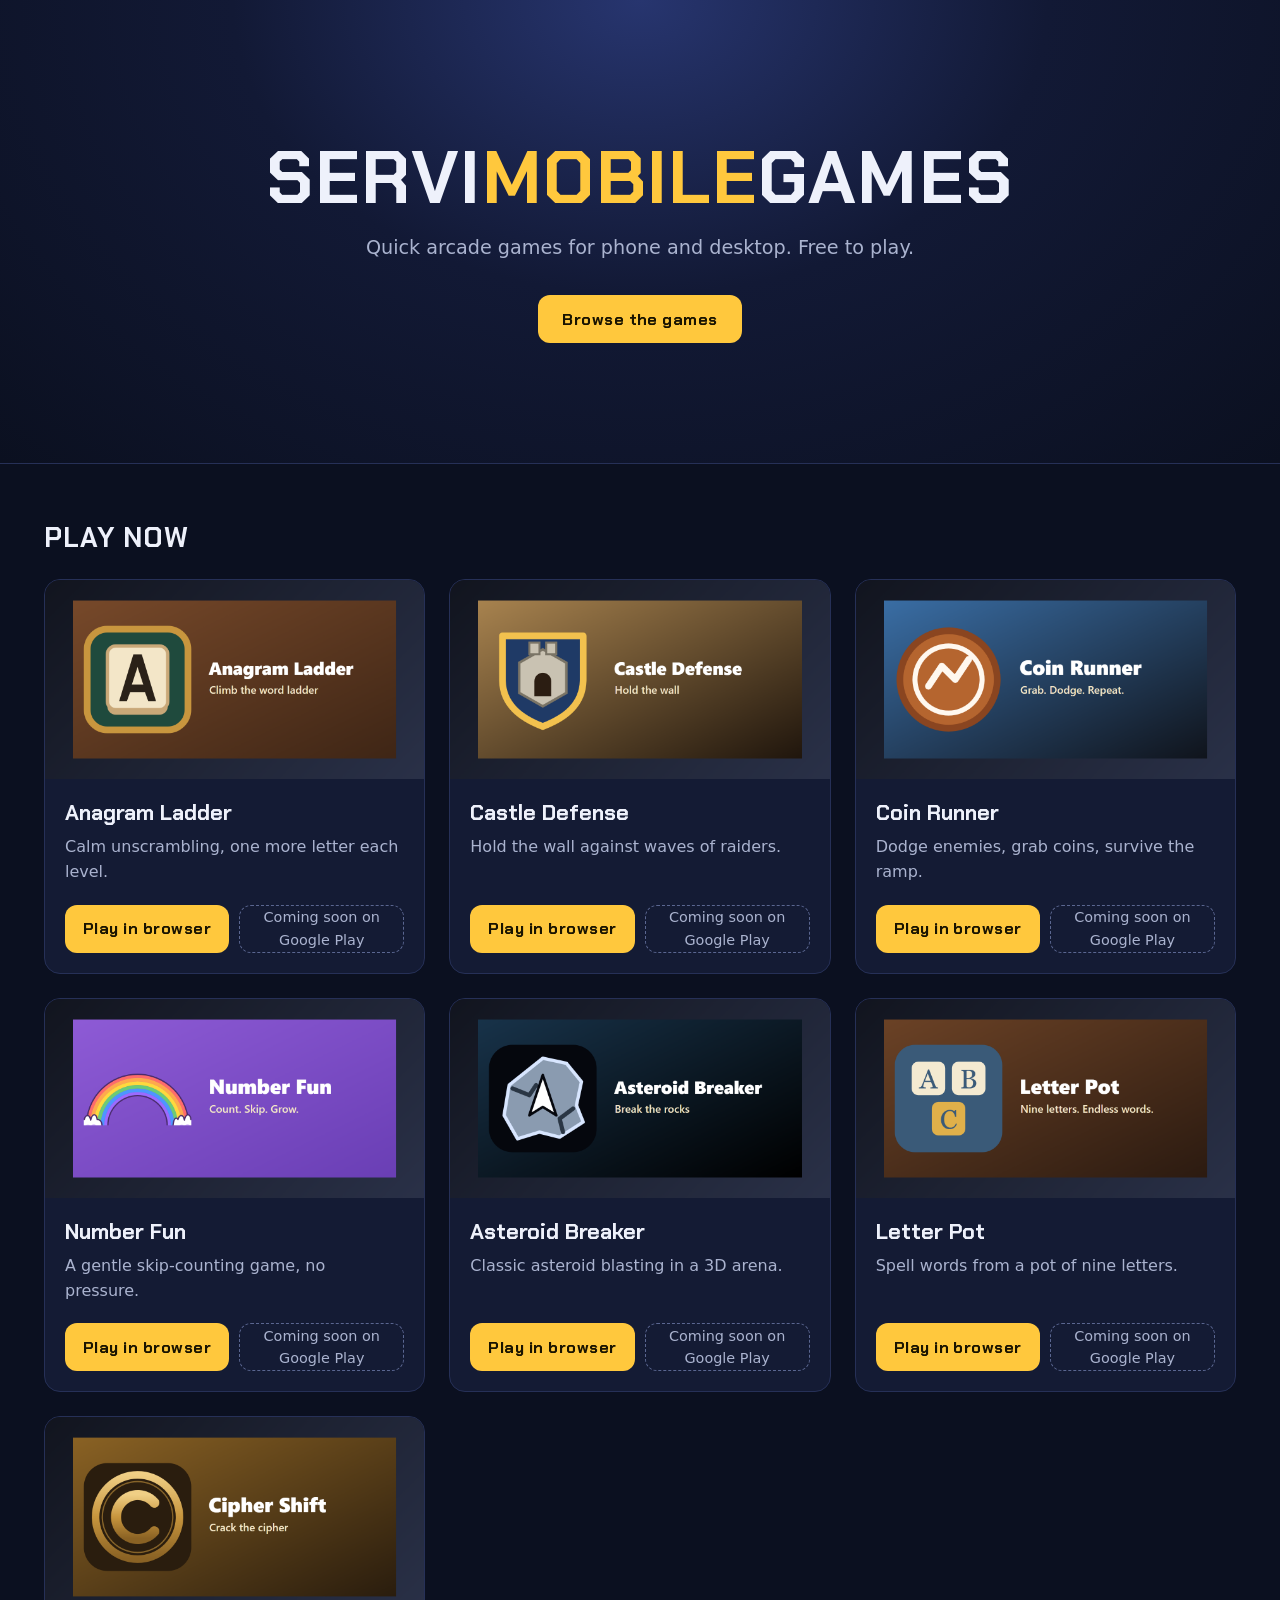
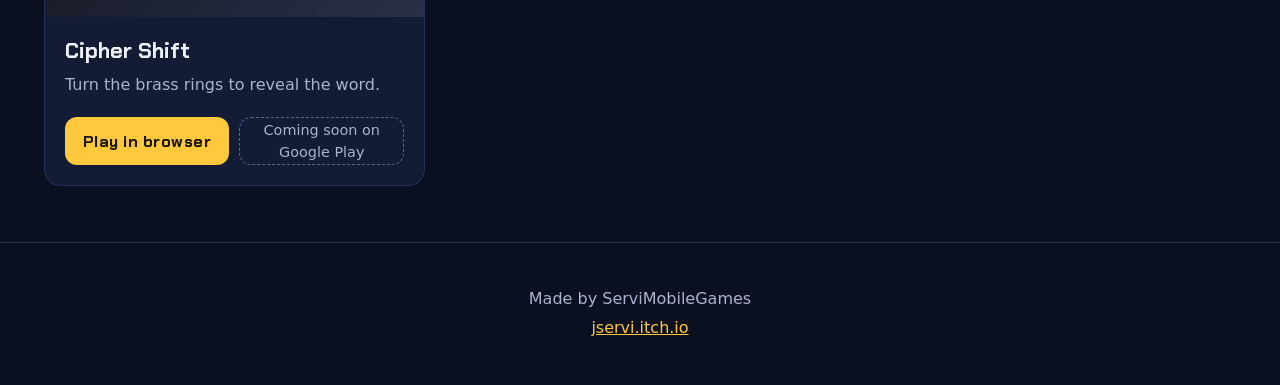
<file: index.html>
<!doctype html>
<html lang="en"><head><meta charset="utf-8">
<meta name="viewport" content="width=device-width,initial-scale=1">
<title>ServiMobileGames</title>
<meta name="description" content="Free games for phone and desktop from ServiMobileGames. Play in your browser or get them on Google Play.">
<meta property="og:title" content="ServiMobileGames">
<meta property="og:description" content="Free games for phone and desktop.">
<meta property="og:type" content="website">
<meta property="og:image" content="https://ugots.github.io/servimobilegames/share.png">
<meta property="og:url" content="https://ugots.github.io/servimobilegames/">
<meta name="twitter:card" content="summary_large_image">
<meta name="twitter:image" content="https://ugots.github.io/servimobilegames/share.png">
<link rel="icon" href="favicon.svg" type="image/svg+xml">
<link rel="preconnect" href="https://fonts.googleapis.com"><link rel="preconnect" href="https://fonts.gstatic.com" crossorigin>
<link href="https://fonts.googleapis.com/css2?family=Chakra+Petch:wght@600;700&display=swap" rel="stylesheet">
<style>
:root{--bg:#0b1020;--bg2:#121935;--card:#141b34;--fg:#eef1fb;--mute:#aab3cf;--acc:#ffc83d;--accfg:#1a1400;--line:#263057;--disp:"Chakra Petch",Impact,system-ui,sans-serif}
*{box-sizing:border-box}
html{scroll-behavior:smooth}
body{margin:0;font:16px/1.55 system-ui,-apple-system,Segoe UI,Roboto,sans-serif;background:var(--bg);color:var(--fg);overflow-x:hidden}
a:focus-visible{outline:3px solid #fff;outline-offset:3px;box-shadow:0 0 0 6px var(--acc)}
.hero{text-align:center;padding:96px 24px 80px;background:radial-gradient(ellipse at 50% 0,#27356f 0,var(--bg2) 45%,var(--bg) 100%);border-bottom:1px solid var(--line)}
.hero h1{font:700 clamp(2.2rem,8vw,4.6rem)/1.05 var(--disp);margin:0 0 16px;letter-spacing:.02em;text-transform:uppercase}
.hero h1 span{color:var(--acc)}
.hero p{margin:0 auto 32px;max-width:34em;font-size:1.2rem;color:var(--mute)}
.btn{display:inline-flex;align-items:center;justify-content:center;min-height:48px;padding:0 24px;border-radius:12px;background:var(--acc);color:var(--accfg);font:700 1rem var(--disp);letter-spacing:.03em;text-decoration:none;transition:transform .15s,filter .15s}
.btn:hover{filter:brightness(1.1);transform:translateY(-2px)}
main{max-width:1240px;margin:0 auto;padding:56px 24px}
h2.sec{font:700 1.7rem var(--disp);text-transform:uppercase;letter-spacing:.04em;margin:0 0 24px}
#grid{display:grid;grid-template-columns:repeat(2,1fr);gap:24px}
.card{background:var(--card);border:1px solid var(--line);border-radius:16px;overflow:hidden;display:flex;flex-direction:column;transition:transform .2s,border-color .2s,box-shadow .2s}
.card:hover{transform:translateY(-6px);border-color:var(--acc);box-shadow:0 14px 34px rgba(0,0,0,.5)}
.art{display:block;width:100%;height:auto;aspect-ratio:1200/630;object-fit:cover;background:var(--bg2)}
.body{padding:20px;display:flex;flex-direction:column;gap:8px;flex:1}
.body h3{margin:0;font:700 1.35rem var(--disp)}
.body p{margin:0;color:var(--mute);flex:1}
.acts{display:flex;flex-direction:column;gap:10px;margin-top:12px}
.soon{display:flex;align-items:center;justify-content:center;min-height:44px;border:1px dashed #5a6690;border-radius:12px;color:var(--mute);font-size:.9rem;text-align:center;padding:0 12px}
.gp{display:flex;align-items:center;justify-content:center;min-height:44px;border:1px solid #5a6690;border-radius:12px;color:var(--fg);text-decoration:none;font-weight:600}
.nojs{color:var(--mute)}.nojs a{color:var(--acc)}
footer{text-align:center;padding:40px 24px;border-top:1px solid var(--line);color:var(--mute)}
footer a{color:var(--acc)}footer p{margin:4px 0}
@media(min-width:900px){#grid{grid-template-columns:repeat(3,1fr)}.acts{flex-direction:row}.acts .btn{padding:0 18px}.soon,.gp{flex:1}.hero{padding:140px 24px 120px}}
@media(max-width:599px){
.hero{padding:56px 16px 48px}.hero p{font-size:1.05rem}
.hero .btn{width:100%}
main{padding:32px 16px}
#grid{grid-template-columns:1fr;gap:20px}
.card:hover{transform:none}
.acts .btn,.soon,.gp{width:100%;min-height:48px}
}
@media(prefers-reduced-motion:reduce){*{transition:none!important;scroll-behavior:auto!important}}
</style></head><body>
<section class="hero"><h1>Servi<span>Mobile</span>Games</h1><p>Quick arcade games for phone and desktop. Free to play.</p><a class="btn" href="#games">Browse the games</a></section>
<main id="games"><h2 class="sec">Play now</h2>
<div id="grid"><p class="nojs">Loading games... With JavaScript off, play directly: <a href="anagram-game/">Anagram Ladder</a>, <a href="castle-defense/">Castle Defense</a>, <a href="coin-runner/">Coin Runner</a>, <a href="number-game/">Number Fun</a>, <a href="shooter/">Asteroid Breaker</a>, <a href="word-game/">Letter Pot</a>, <a href="cipher-shift/">Cipher Shift</a>.</p></div></main>
<footer><p>Made by ServiMobileGames</p><p><a href="https://jservi.itch.io">jservi.itch.io</a></p></footer>
<script>
(function () {
  // Google Play ids are placeholders until real ones land. A game counts as "coming soon"
  // while its play URL contains "placeholder" or its package starts with PLACEHOLDER_PREFIX.
  // Set a real package/URL in games.json (and change the prefix) and the badge flips to a live link.
  var PLACEHOLDER_PREFIX = "com.servimobilegames.";
  function isPlaceholder(g) {
    return /placeholder/i.test(g.play || "") || String(g.package || "").indexOf(PLACEHOLDER_PREFIX) === 0;
  }
  var MAP = { "&": "&amp;", "<": "&lt;", ">": "&gt;", '"': "&quot;" };
  function esc(s) { return String(s).replace(/[&<>"]/g, function (c) { return MAP[c]; }); }
  fetch("games.json").then(function (r) { if (!r.ok) throw new Error("bad"); return r.json(); }).then(function (d) {
    document.getElementById("grid").innerHTML = d.games.map(function (g) {
      var play = isPlaceholder(g) ? '<span class="soon">Coming soon on Google Play</span>'
        : '<a class="gp" href="' + esc(g.play) + '">Get it on Google Play</a>';
      return '<article class="card"><a href="./' + esc(g.slug) + '/" tabindex="-1" aria-hidden="true"><img class="art" src="share/' + esc(g.slug) +
        '.png" alt="" width="1200" height="630" loading="lazy"></a><div class="body"><h3>' + esc(g.title) + '</h3><p>' + esc(g.tagline) +
        '</p><div class="acts"><a class="btn" href="./' + esc(g.slug) + '/">Play in browser</a>' + play + '</div></div></article>';
    }).join("");
  }).catch(function () {});
})();
</script></body></html>
</file>
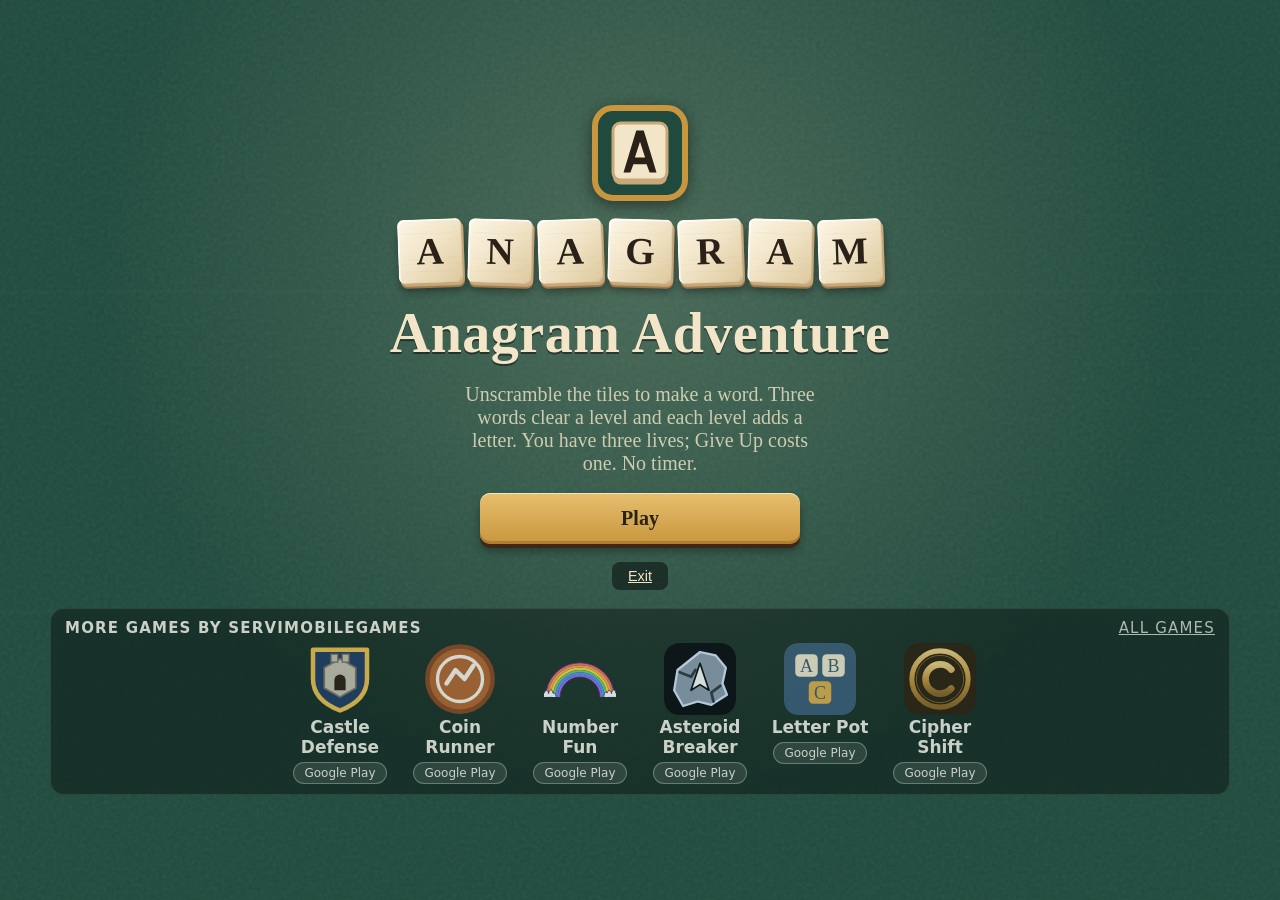
<file: anagram-game/index.html>
<!DOCTYPE html>
<html lang="en">
<head>
<meta charset="UTF-8">
<meta name="viewport" content="width=device-width, initial-scale=1">
<title>Anagram Adventure</title>
<link rel="icon" type="image/svg+xml" href="favicon.svg">
<link rel="icon" type="image/png" sizes="32x32" href="favicon-32.png">
<link rel="apple-touch-icon" href="apple-touch-icon.png">
<link rel="stylesheet" href="assets/art.css">
<link rel="stylesheet" href="../_base/menu.css">
<link rel="stylesheet" href="styles.css">
<!--og--><meta property="og:title" content="Anagram Ladder"><meta property="og:description" content="Calm unscrambling, one more letter each level."><meta property="og:image" content="https://ugots.github.io/servimobilegames/share/anagram-game.png"><meta property="og:url" content="https://ugots.github.io/servimobilegames/anagram-game/"></head>
<body>
<div id="an-bg" class="lp-bg" aria-hidden="true"></div>
<div id="playArea" class="gk-hidden">
<header class="app-header">
  <div class="an-brand"><img class="logo" src="favicon.svg" alt="Anagram Adventure logo"><h1>Anagram Adventure</h1></div>
  <button id="an-menu" type="button" title="Menu (Esc)" aria-keyshortcuts="Escape">Menu</button>
  <button id="an-sound" type="button" aria-label="Sound on" aria-pressed="false" title="Sound on"><svg viewBox="0 0 24 24" aria-hidden="true" focusable="false"><path class="lp-speaker" d="M3 9h4l5-4v14l-5-4H3z"/><path class="lp-waves" d="M16 8a6 6 0 0 1 0 8m2.5-11a10 10 0 0 1 0 14"/><path class="lp-slash" d="M4 20 20 4"/></svg></button>
</header>

<div class="an-stage">
  <div class="an-col">
    <div id="an-hud" class="an-hud">
      <span id="an-level" class="an-hud-item">Level 1</span>
      <span id="an-score" class="an-hud-item">Score 0</span>
      <span id="an-best" class="an-hud-item an-hud-quiet">Best 0</span>
      <span id="an-lives" class="an-lives" role="img" aria-label="3 lives left">
        <svg class="an-heart" viewBox="0 0 32 32" aria-hidden="true"><rect x="1" y="1" width="30" height="30" rx="6" class="an-heart-tile"/><path class="an-heart-shape" d="M16 25.5C7 19 5.5 14.5 5.5 11.5A5.3 5.3 0 0 1 16 9.6a5.3 5.3 0 0 1 10.5 1.9c0 3-1.500 7.500-10.500 14z"/></svg>
        <svg class="an-heart" viewBox="0 0 32 32" aria-hidden="true"><rect x="1" y="1" width="30" height="30" rx="6" class="an-heart-tile"/><path class="an-heart-shape" d="M16 25.5C7 19 5.5 14.5 5.5 11.5A5.3 5.3 0 0 1 16 9.6a5.3 5.3 0 0 1 10.5 1.9c0 3-1.500 7.500-10.500 14z"/></svg>
        <svg class="an-heart" viewBox="0 0 32 32" aria-hidden="true"><rect x="1" y="1" width="30" height="30" rx="6" class="an-heart-tile"/><path class="an-heart-shape" d="M16 25.5C7 19 5.5 14.5 5.5 11.5A5.3 5.3 0 0 1 16 9.6a5.3 5.3 0 0 1 10.5 1.9c0 3-1.500 7.500-10.500 14z"/></svg>
      </span>
    </div>
    <main id="an-board" class="lp-table an-board" data-len="4">
      <div id="an-tray" class="an-grid an-tray" aria-label="Your word"></div>
      <div id="an-bank" class="an-grid an-bank" aria-label="Scrambled letters"></div>
    </main>
    <div class="an-actions">
      <button id="an-clear" class="an-btn" type="button">Clear</button>
      <button id="an-giveup" class="an-btn" type="button">Give Up</button>
    </div>
    <p class="an-hint">Type letters · Backspace undoes</p>
  </div>
</div>
</div>

<div id="an-burst" class="an-burst" aria-hidden="true"></div>
<div id="an-banner" class="an-banner" role="status" aria-live="polite" hidden></div>

<div id="an-runover" class="an-overlay gk-hidden" role="dialog" aria-modal="true" aria-labelledby="an-ro-title">
  <div class="an-card lp-table">
    <h2 id="an-ro-title">Run over</h2>
    <p id="an-ro-level">Level reached 1</p>
    <p id="an-ro-score">Score 0</p>
    <p id="an-ro-best">Best 0</p>
    <button id="an-again" class="an-btn an-btn-brass" type="button">Play again</button>
  </div>
</div>

<script src="src/enable-words.js"></script>
<script src="src/targets.js"></script>
<script src="src/levels.js"></script>
<script src="src/game.js"></script>
<script type="module" src="src/audio.js"></script>
<script type="module" src="src/menu-glue.js"></script>
</body>
</html>
</file>
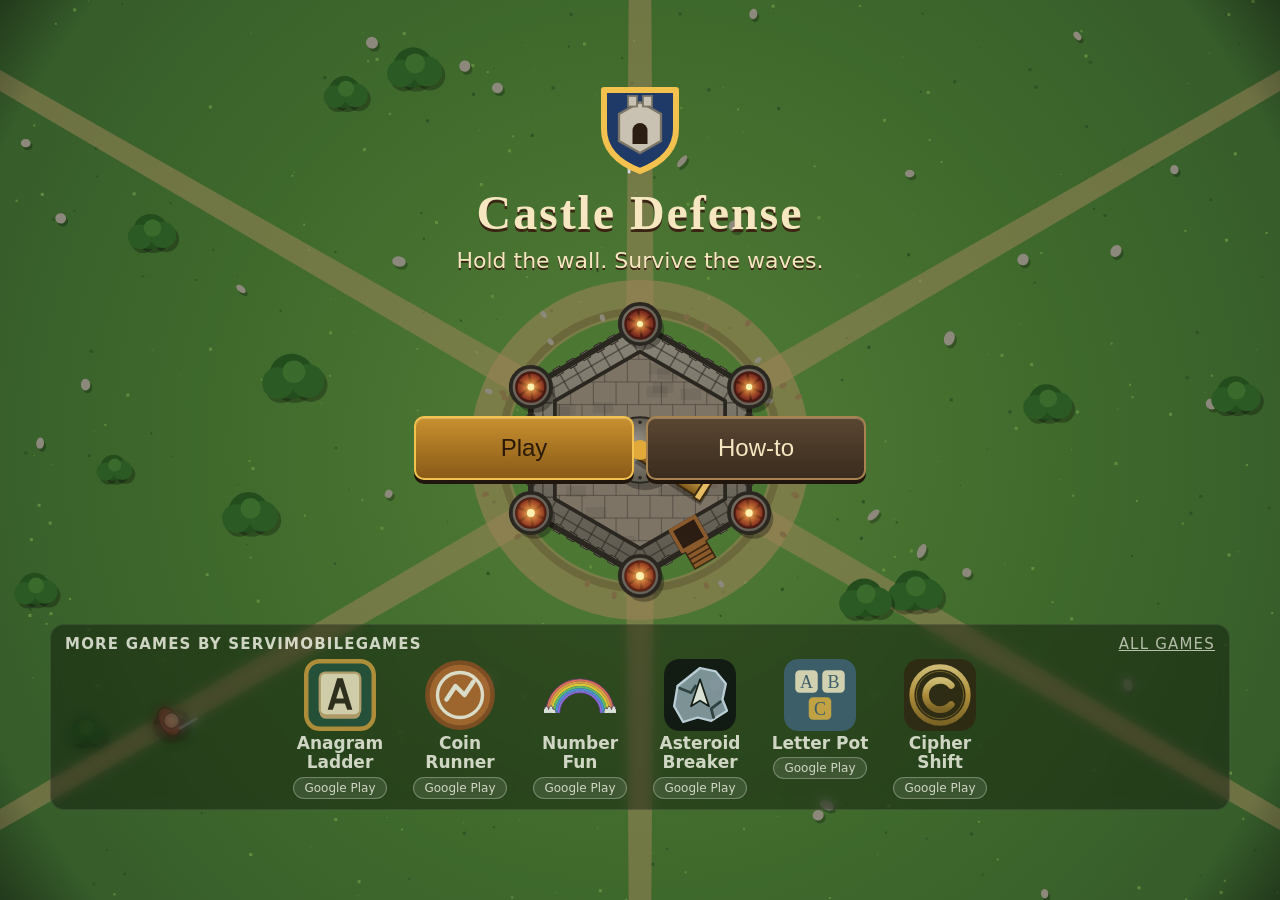
<file: castle-defense/index.html>
<!doctype html>
<html lang="en">
<head>
<meta charset="utf-8">
<meta name="viewport" content="width=device-width, initial-scale=1, user-scalable=no">
<title>Castle Defense</title>
<link rel="icon" href="favicon.svg" type="image/svg+xml">
<link rel="icon" href="favicon-32.png" sizes="32x32" type="image/png">
<link rel="apple-touch-icon" href="apple-touch-icon.png">
<link rel="stylesheet" href="style.css">
<link rel="stylesheet" href="../_base/promo.css">
<!--og--><meta property="og:title" content="Castle Defense"><meta property="og:description" content="Hold the wall against waves of raiders."><meta property="og:image" content="https://ugots.github.io/servimobilegames/share/castle-defense.png"><meta property="og:url" content="https://ugots.github.io/servimobilegames/castle-defense/"></head>
<body>
<canvas id="field"></canvas>
<div id="cd-controls" class="hidden"><div id="cd-stick" aria-label="Aim joystick"><div class="cd-knob"></div></div></div>
<button id="cd-pause" class="cd-pause hidden" aria-label="Pause"><span></span><span></span></button>

<div id="menu" class="screen">
  <div class="title-block">
    <img class="logo-mark" src="favicon.svg" alt="">
    <h1>Castle Defense</h1>
    <p class="tagline">Hold the wall. Survive the waves.</p>
  </div>
  <div class="buttons">
    <button id="btn-play" class="btn primary">Play</button>
    <button id="btn-howto" class="btn">How-to</button>
  </div>
  <p id="best-wave" class="best hidden"></p>
  <p id="howto" class="howto hidden">Desktop: aim with the mouse or arrow keys, click or Space to fire, Esc pauses. Phone: drag the joystick to aim; the cannon fires while it is pushed. Enemies come from every side; if they reach the wall it takes damage. Survive each wave, then spend gold in the store.</p>
</div>

<div id="store" class="screen hidden">
  <div class="panel">
    <h2>Store</h2>
    <div id="store-gold" class="gold-line"></div>
    <div id="store-items" class="buttons"></div>
    <button id="btn-next" class="btn primary">Next Wave</button>
  </div>
</div>

<div id="pause" class="screen hidden">
  <div class="panel">
    <h2>Paused</h2>
    <div class="buttons">
      <button id="btn-resume" class="btn primary">Resume</button>
      <button id="btn-pause-exit" class="btn">Exit to menu</button>
    </div>
  </div>
</div>

<div id="over" class="screen hidden">
  <div class="panel">
    <h2>Game Over</h2>
    <div id="over-line" class="gold-line"></div>
    <p id="over-best" class="best hidden"></p>
    <div class="buttons">
      <button id="btn-restart" class="btn primary">Restart</button>
      <button id="btn-exit" class="btn">Exit to menu</button>
    </div>
  </div>
</div>

<script type="module" src="game.js"></script>
<script type="module">
import { mountPromo } from "../_base/promo.js";
for (const id of ["pause", "over"]) { const e = document.getElementById(id); if (e) mountPromo({ current: "castle-defense", parent: e }); }
{ const m = document.getElementById("menu"); if (m) mountPromo({ current: "castle-defense", parent: m }).el.classList.add("gk-promo-quiet"); }
import { hookGameOver } from "../_base/ads.js";
hookGameOver(document.getElementById("over"), "castle-defense", document.querySelector("#over .buttons"));
import { hookPortal } from "../_base/portal.js";
hookPortal(document.getElementById("cd-pause"), document.getElementById("over"));
</script>
</body>
</html>
</file>
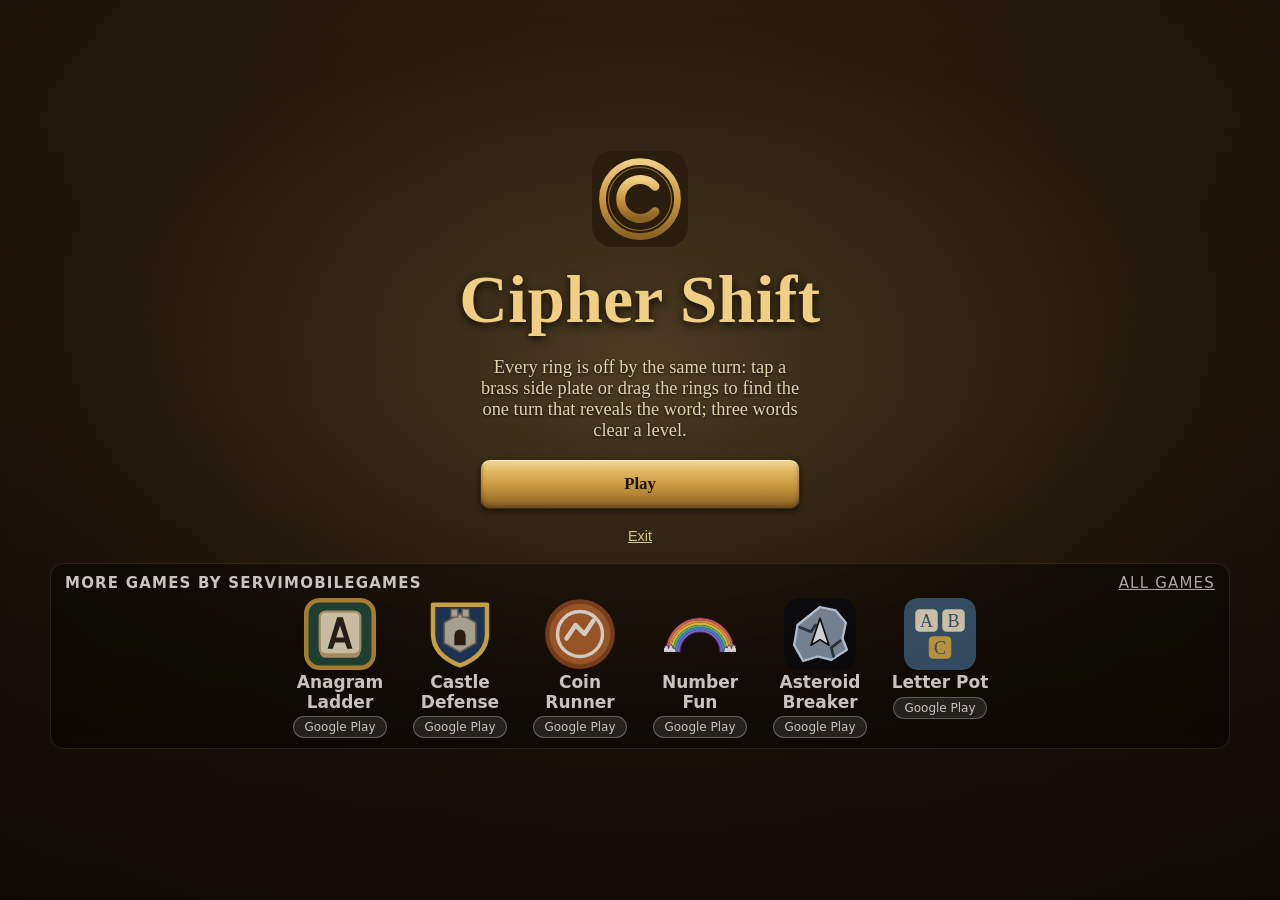
<file: cipher-shift/index.html>
<!DOCTYPE html>
<html lang="en">
<head>
<meta charset="UTF-8">
<meta name="viewport" content="width=device-width, initial-scale=1">
<title>Cipher Shift</title>
<link rel="icon" type="image/svg+xml" href="favicon.svg">
<link rel="icon" type="image/png" sizes="32x32" href="favicon-32.png">
<link rel="apple-touch-icon" href="apple-touch-icon.png">
<link rel="stylesheet" href="../_base/menu.css">
<link rel="stylesheet" href="styles.css">
<!--og--><meta property="og:title" content="Cipher Shift"><meta property="og:description" content="Turn the brass rings to reveal the word."><meta property="og:image" content="https://ugots.github.io/servimobilegames/share/cipher-shift.png"><meta property="og:url" content="https://ugots.github.io/servimobilegames/cipher-shift/"></head>
<body>
<div id="cs-bg" aria-hidden="true"></div>
<div id="cs-play" class="gk-hidden">
<h1 class="cs-sr">Cipher Shift</h1>
<header id="cs-hud" class="cs-hud">
  <img class="cs-logo" src="favicon.svg" alt="Cipher Shift logo" width="36" height="36">
  <span id="cs-level">Level 1</span>
  <span id="cs-pips" class="cs-pips" role="img" aria-label="0 of 3 words this level"><span class="cs-pip"></span><span class="cs-pip"></span><span class="cs-pip"></span></span>
  <span id="cs-score" aria-live="polite">Score 0</span>
  <span class="cs-spacer"></span>
  <div id="cs-lives" aria-label="Lives">
    <span class="cs-seal"><svg viewBox="0 0 40 40" aria-hidden="true"><circle cx="20" cy="20" r="18" class="cs-wax"/><circle cx="20" cy="20" r="13" class="cs-wax-ring"/><text x="20" y="21" class="cs-wax-c">C</text><path class="cs-crack" d="M24 3 L19 14 L25 20 L17 27 L21 38"/></svg></span>
    <span class="cs-seal"><svg viewBox="0 0 40 40" aria-hidden="true"><circle cx="20" cy="20" r="18" class="cs-wax"/><circle cx="20" cy="20" r="13" class="cs-wax-ring"/><text x="20" y="21" class="cs-wax-c">C</text><path class="cs-crack" d="M24 3 L19 14 L25 20 L17 27 L21 38"/></svg></span>
    <span class="cs-seal"><svg viewBox="0 0 40 40" aria-hidden="true"><circle cx="20" cy="20" r="18" class="cs-wax"/><circle cx="20" cy="20" r="13" class="cs-wax-ring"/><text x="20" y="21" class="cs-wax-c">C</text><path class="cs-crack" d="M24 3 L19 14 L25 20 L17 27 L21 38"/></svg></span>
  </div>
</header>

<nav class="cs-tools">
  <button id="cs-menu" class="cs-small" type="button" title="Menu (Esc)" aria-keyshortcuts="Escape">Menu</button>
  <button id="cs-sound" class="cs-small cs-icon" type="button" aria-label="Sound on" aria-pressed="false" title="Sound on"><svg viewBox="0 0 24 24" aria-hidden="true" focusable="false"><path class="cs-speaker" d="M3 9h4l5-4v14l-5-4H3z"/><path class="cs-waves" d="M16 8a6 6 0 0 1 0 8m2.5-11a10 10 0 0 1 0 14"/><path class="cs-slash" d="M4 20 20 4"/></svg></button>
</nav>

<main class="cs-stage"><svg id="cs-dial" role="img" aria-label="Cryptex with letter rings"></svg></main>
<div id="cs-banner" class="cs-banner gk-hidden" role="status" aria-live="polite"><h2 id="cs-banner-text">Level 2</h2></div>
</div>

<div id="cs-card" class="cs-card-wrap gk-hidden" role="dialog" aria-modal="true" aria-labelledby="cs-card-title">
  <div class="cs-card">
    <h2 id="cs-card-title">Round over</h2>
    <p id="cs-card-solved">Words solved 0</p>
    <p id="cs-card-longest">Longest word 0 letters</p>
    <p id="cs-card-best">Best ever 0</p>
    <button id="cs-again" class="cs-turn cs-again" type="button">Play again</button>
  </div>
</div>

<script src="src/enable-words.js"></script>
<script src="src/cipher.js"></script>
<script src="src/targets.js"></script>
<script type="module" src="src/game.js"></script>
<script type="module" src="src/audio.js"></script>
<script type="module" src="src/menu-glue.js"></script>
</body>
</html>
</file>
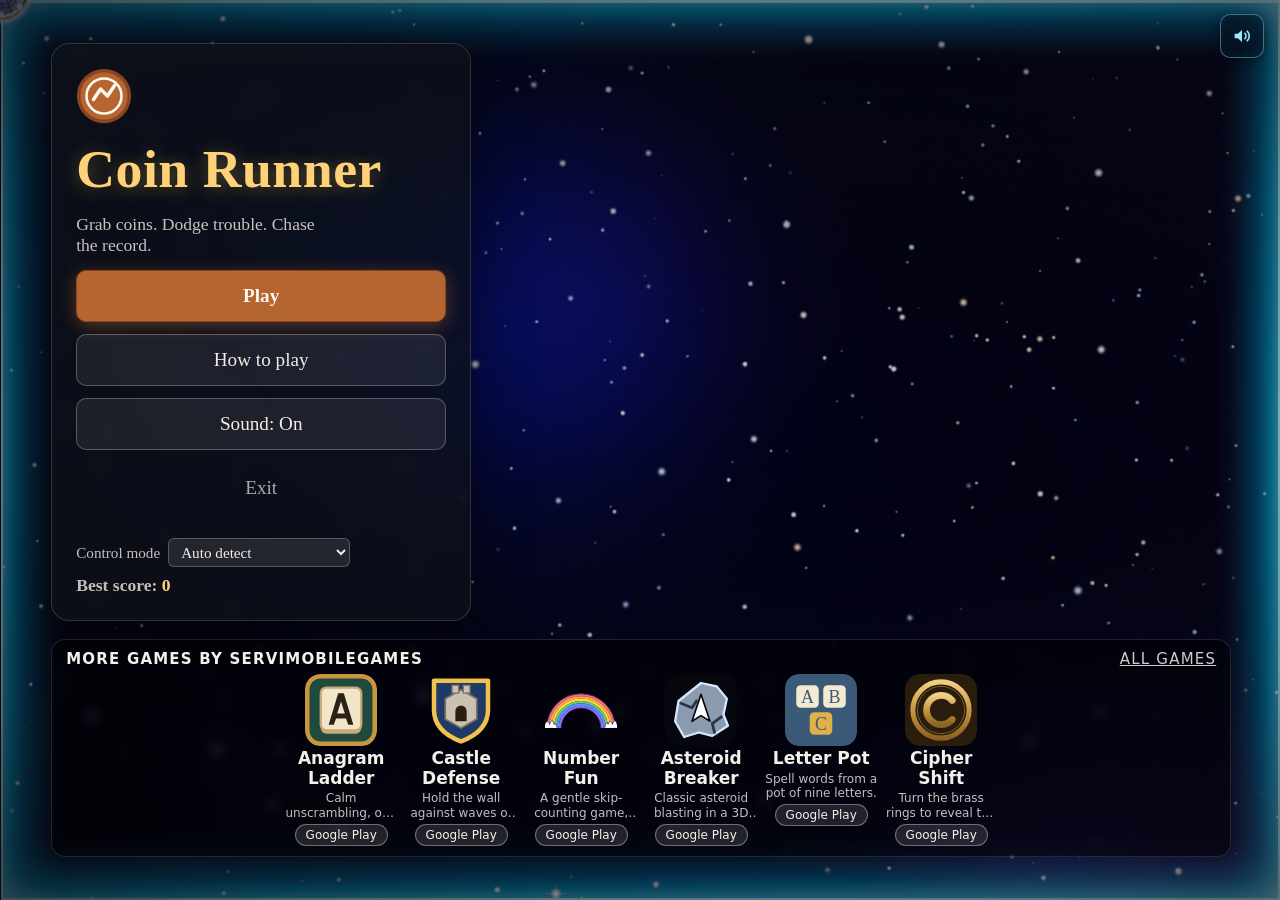
<file: coin-runner/index.html>
<!doctype html>
<html lang="en">
<head>
<meta charset="utf-8" />
<meta name="viewport" content="width=device-width, initial-scale=1, viewport-fit=cover, user-scalable=no" />
<title>Coin Runner</title>
<link rel="icon" type="image/svg+xml" href="favicon.svg" />
<link rel="icon" type="image/png" sizes="32x32" href="favicon-32.png" />
<link rel="apple-touch-icon" href="apple-touch-icon.png" />
<link rel="stylesheet" href="../_base/menu.css" />
<link rel="stylesheet" href="../_base/promo.css" />
<link rel="stylesheet" href="styles.css" />
<!--og--><meta property="og:title" content="Coin Runner"><meta property="og:description" content="Dodge enemies, grab coins, survive the ramp."><meta property="og:image" content="https://ugots.github.io/servimobilegames/share/coin-runner.png"><meta property="og:url" content="https://ugots.github.io/servimobilegames/coin-runner/"></head>
<body>
  <div id="bootLoader" class="boot-loader" role="status"><div class="boot-text">Loading...</div><div class="boot-bar"><i></i></div></div>
  <div id="app">
    <canvas id="game" aria-label="Coin Runner play field"></canvas>
    <canvas id="scene3d" aria-hidden="true"></canvas>

    <!-- Always-visible sound toggle (play and menus); shares one handler with the menu Sound button -->
    <button id="soundToggle" class="sound-toggle" type="button" aria-label="Sound: On" aria-pressed="true">
      <svg viewBox="0 0 24 24" width="100%" height="100%" aria-hidden="true">
        <path d="M4 9.5h3.5L12 5.5v13l-4.5-4H4z" fill="currentColor"/>
        <g class="snd-on" fill="none" stroke="currentColor" stroke-width="1.8" stroke-linecap="round"><path d="M15.2 9.2a4 4 0 0 1 0 5.6"/><path d="M17.8 6.8a7.5 7.5 0 0 1 0 10.4"/></g>
        <path class="snd-off" d="M15.5 9.5l5 5m0-5l-5 5" fill="none" stroke="currentColor" stroke-width="1.8" stroke-linecap="round"/>
      </svg>
    </button>

    <!-- HUD, drawn over the canvas during play -->
    <div id="hud" class="hidden">
      <div class="hud-row">
        <div class="hud-chip"><span class="hud-label">Score</span> <span id="hudScore" class="hud-value">0</span></div>
        <div class="hud-chip"><span class="hud-label">Best</span> <span id="hudBest" class="hud-value">0</span></div>
        <div class="hud-chip"><span class="hud-label">Lv</span> <span id="hudLevel" class="hud-value">1</span></div>
      </div>
      <button id="pauseBtn" class="icon-btn" aria-label="Pause">||</button>
    </div>

    <div id="firstHint" class="first-hint hidden" aria-live="polite"></div>

    <!-- Discrete level-up flourish, fires on top of the continuous difficulty curve -->
    <div id="levelFlourish" class="level-flourish hidden">Level <span id="levelFlourishNum">1</span></div>

    <!-- Main menu -->
    <div id="menu" class="screen gk-screen gk-scene">
      <div class="gk-panel">
      <img class="menu-logo" src="assets/logo.svg" alt="" aria-hidden="true" width="64" height="64" />
      <h1 class="title gk-title">Coin Runner</h1>
      <p class="subtitle gk-subtitle">Grab coins. Dodge trouble. Chase the record.</p>
      <div class="menu-buttons gk-buttons">
        <button id="playBtn" class="btn gk-btn btn-primary gk-btn-primary">Play</button>
        <button id="howToBtn" class="btn gk-btn">How to play</button>
        <button id="soundBtn" class="btn gk-btn">Sound: On</button>
        <button id="exitBtn" class="btn gk-btn btn-quiet gk-btn-quiet">Exit</button>
      </div>
      <div class="menu-footer">
        <label class="control-toggle">
          <span>Control mode</span>
          <select id="controlModeSelect">
            <option value="auto">Auto detect</option>
            <option value="desktop">Desktop (mouse / keys)</option>
            <option value="mobile">Mobile (joystick)</option>
          </select>
        </label>
        <div class="best-line">Best score: <span id="menuBest">0</span></div>
      </div>
      </div>
    </div>

    <!-- How to play -->
    <div id="howto" class="screen gk-screen gk-scene hidden">
      <div class="gk-panel">
      <h2 class="title-sm gk-title-sm">How to play</h2>
      <ul class="howto-list">
        <li><b>Desktop:</b> move with arrow keys / WASD, or move the mouse to steer.
            Press Space, Esc, or P to pause.</li>
        <li><b>Mobile:</b> drag the joystick at the bottom of the screen.</li>
        <li>Collect gold coins for points. Avoid the red wanderers and orange chasers.</li>
        <li>Power-ups: <span class="tag tag-shield">Shield</span> blocks one hit,
            <span class="tag tag-magnet">Magnet</span> pulls coins in,
            <span class="tag tag-slow">Slow-Time</span> slows every enemy.</li>
        <li>The arena gets harder the longer you survive, and eases off if you're struggling.</li>
      </ul>
      <button id="howtoBackBtn" class="btn gk-btn btn-primary gk-btn-primary">Back</button>
      </div>
    </div>

    <!-- Countdown -->
    <div id="countdown" class="screen overlay-screen hidden">
      <div id="countdownNumber" class="countdown-number">3</div>
    </div>

    <!-- Pause -->
    <div id="pauseScreen" class="screen overlay-screen hidden">
      <h2 class="title-sm">Paused</h2>
      <div class="score-line pause-best">Best <span id="pauseBest">0</span></div>
      <div class="menu-buttons">
        <button id="resumeBtn" class="btn btn-primary">Resume</button>
        <button id="pauseMenuBtn" class="btn btn-quiet">Quit to menu</button>
      </div>
    </div>

    <!-- Game over -->
    <div id="gameOver" class="screen gk-screen gk-scene hidden">
      <div class="gk-panel">
      <h2 class="title-sm gk-title-sm">Game Over</h2>
      <div class="score-block">
        <div class="score-line">Score <span id="finalScore">0</span></div>
        <div class="score-line best-score" id="newBestLine">Best <span id="finalBest">0</span></div>
      </div>
      <div class="menu-buttons gk-buttons">
        <button id="retryBtn" class="btn gk-btn btn-primary gk-btn-primary">Play again</button>
        <button id="gameOverMenuBtn" class="btn gk-btn btn-quiet gk-btn-quiet">Main menu</button>
      </div>
      <p class="gk-hint"><span class="hint-desktop">Space or Enter to play again</span><span class="hint-mobile">Tap anywhere to play again</span></p>
      </div>
    </div>

    <!-- Thanks for playing -->
    <div id="thanks" class="screen gk-screen gk-scene hidden">
      <div class="gk-panel">
      <h1 class="title gk-title">Thanks for playing</h1>
      <p class="subtitle gk-subtitle">Close this tab, or come back any time.</p>
      <button id="thanksBackBtn" class="btn gk-btn">Back to menu</button>
      </div>
    </div>

    <!-- Mobile joystick -->
    <div id="joystick" class="hidden">
      <div id="joystickBase">
        <div id="joystickDeadzone"></div>
        <div id="joystickKnob"></div>
      </div>
    </div>
  </div>

  <script type="importmap">{"imports":{"three":"../_base/vendor/three.module.js","three/addons/":"../_base/vendor/addons/"}}</script>
  <script type="module" src="src/main.js"></script>
<script type="module">
import { mountPromo } from "../_base/promo.js";
for (const id of ["menu", "pauseScreen", "gameOver"]) { const e = document.getElementById(id); if (e) mountPromo({ current: "coin-runner", parent: e }); }
import { hidesExit } from "../_base/portal.js";
if (hidesExit()) { const x = document.getElementById("exitBtn"); if (x) x.style.display = "none"; }
setTimeout(() => document.getElementById("bootLoader")?.remove(), 20000);
import { hookGameOver } from "../_base/ads.js";
hookGameOver(document.getElementById("gameOver"), "coin-runner", document.querySelector("#gameOver .gk-buttons"));
import { hookPortal } from "../_base/portal.js";
hookPortal(document.getElementById("hud"), document.getElementById("gameOver"));
</script>
</body>
</html>
</file>
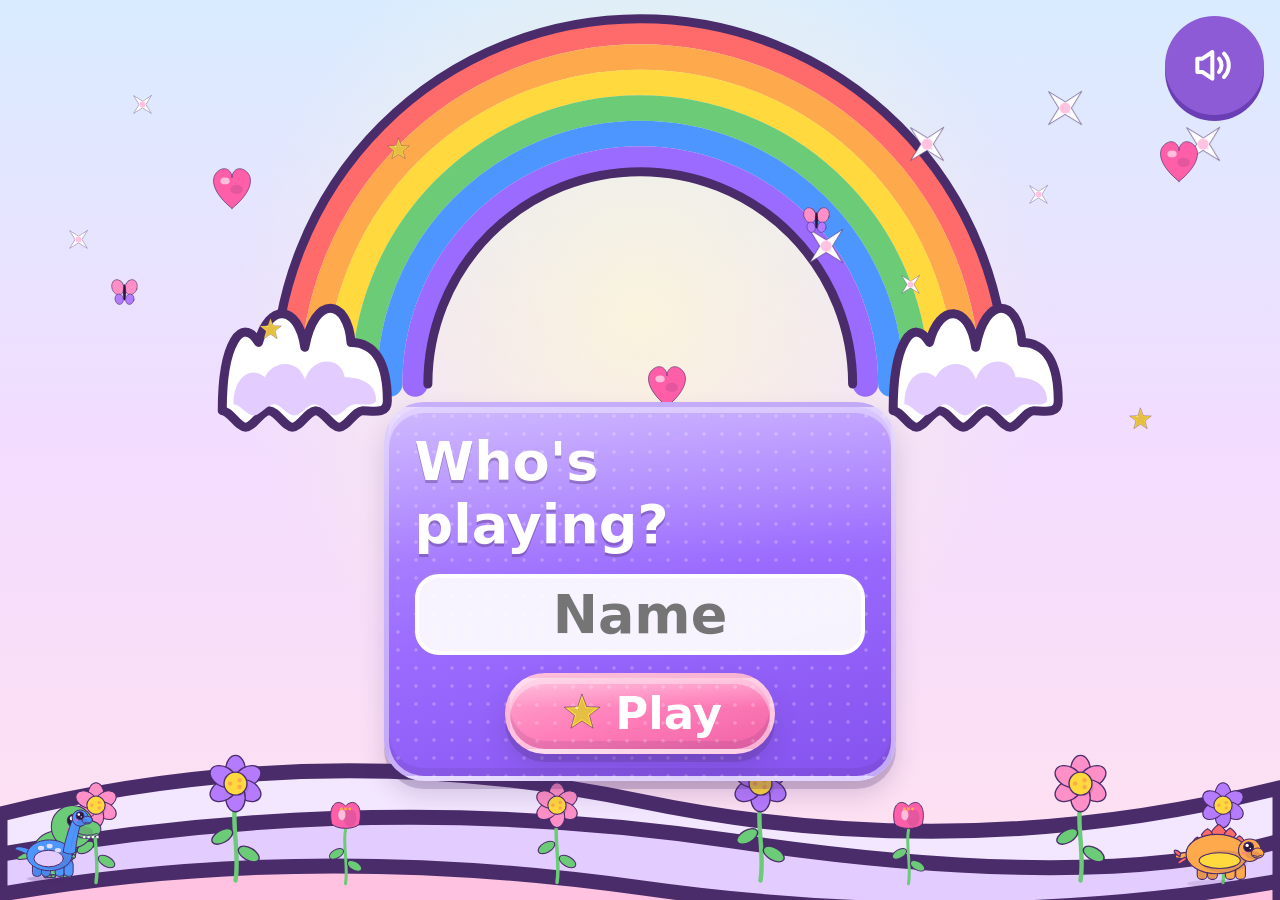
<file: number-game/index.html>
<!DOCTYPE html>
<html lang="en">
<head>
<meta charset="UTF-8">
<meta name="viewport" content="width=device-width, initial-scale=1, maximum-scale=1, user-scalable=no, viewport-fit=cover">
<meta name="apple-mobile-web-app-capable" content="yes">
<meta name="mobile-web-app-capable" content="yes">
<meta name="apple-mobile-web-app-status-bar-style" content="black-translucent">
<meta name="apple-mobile-web-app-title" content="Number Fun">
<title>Number Fun</title>
<script>(function(){var d=document.documentElement;function f(){var w=innerWidth,h=innerHeight,t=(navigator.maxTouchPoints||0)>0||matchMedia('(pointer: coarse)').matches;d.classList.toggle('ipad',t&&Math.min(w,h)>=650&&Math.max(w,h)<=1400);}f();addEventListener('resize',f);addEventListener('orientationchange',f);})();</script>
<link rel="icon" href="favicon.svg">
<link rel="stylesheet" href="../_base/promo.css">
<link rel="icon" type="image/png" sizes="32x32" href="favicon-32.png">
<link rel="apple-touch-icon" sizes="180x180" href="apple-touch-icon.png">
<link rel="stylesheet" href="style.css">
<link rel="stylesheet" href="scene.css">
<link rel="stylesheet" href="hop.css">
<!--og--><meta property="og:title" content="Number Fun"><meta property="og:description" content="A gentle skip-counting game, no pressure."><meta property="og:image" content="https://ugots.github.io/servimobilegames/share/number-game.png"><meta property="og:url" content="https://ugots.github.io/servimobilegames/number-game/"></head>
<body>
<div id="bg-layer" aria-hidden="true">
  <div class="bg-sky-a"></div>
  <div class="bg-sky-b"></div>
  <div class="bg-glow"></div>
  <img class="bg-rainbow" src="assets/svg/rainbow.svg" alt="">
  <div class="bg-rainbow-fx">
    <div class="bg-rainbow-shine"></div>
    <img class="bg-glint" src="assets/svg/sparkle.svg" alt="">
    <img class="bg-glint" src="assets/svg/sparkle.svg" alt="">
    <img class="bg-glint" src="assets/svg/sparkle.svg" alt="">
    <img class="bg-glint" src="assets/svg/sparkle.svg" alt="">
    <img class="bg-glint" src="assets/svg/sparkle.svg" alt="">
  </div>
  <img class="bg-cloud bg-cloud-a1" src="assets/svg/cloud-a.svg" alt="">
  <img class="bg-cloud bg-cloud-b1" src="assets/svg/cloud-b.svg" alt="">
  <img class="bg-cloud bg-cloud-a2" src="assets/svg/cloud-a.svg" alt="">
  <img class="bg-cloud bg-cloud-b2" src="assets/svg/cloud-b.svg" alt="">
  <img class="bg-hills" src="assets/svg/hills.svg" alt="">
  <img class="bg-flower f1" src="assets/svg/flower-pink.svg" alt="">
  <img class="bg-flower f2" src="assets/svg/flower-purple.svg" alt="">
  <img class="bg-flower f3" src="assets/svg/flower-tulip.svg" alt="">
  <img class="bg-flower f4" src="assets/svg/flower-pink.svg" alt="">
  <img class="bg-flower f5" src="assets/svg/flower-purple.svg" alt="">
  <img class="bg-flower f6" src="assets/svg/flower-tulip.svg" alt="">
  <img class="bg-flower f7" src="assets/svg/flower-pink.svg" alt="">
  <img class="bg-flower f8" src="assets/svg/flower-purple.svg" alt="">
  <img class="bg-twinkle t1" src="assets/svg/sparkle.svg" alt="">
  <img class="bg-twinkle t2" src="assets/svg/star.svg" alt="">
  <img class="bg-twinkle t3" src="assets/svg/heart.svg" alt="">
  <img class="bg-twinkle t4" src="assets/svg/sparkle.svg" alt="">
  <img class="bg-twinkle t5" src="assets/svg/star.svg" alt="">
  <img class="bg-twinkle t6" src="assets/svg/heart.svg" alt="">
  <img class="bg-twinkle t7" src="assets/svg/sparkle.svg" alt="">
  <img class="bg-twinkle t8" src="assets/svg/star.svg" alt="">
  <img class="bg-twinkle t9" src="assets/svg/heart.svg" alt="">
  <img class="bg-twinkle t10" src="assets/svg/sparkle.svg" alt="">
  <img class="bg-petal petal-1" src="assets/svg/flower-pink.svg" alt="">
  <img class="bg-petal petal-2" src="assets/svg/flower-purple.svg" alt="">
  <img class="bg-petal petal-3" src="assets/svg/flower-tulip.svg" alt="">
  <img class="bg-petal petal-4" src="assets/svg/flower-pink.svg" alt="">
  <img class="bg-petal petal-5" src="assets/svg/flower-tulip.svg" alt="">
  <img class="bg-butterfly bf-1" src="assets/svg/butterfly.svg" alt="">
  <img class="bg-butterfly bf-2" src="assets/svg/butterfly.svg" alt="">
  <img class="bg-heart-rise hr-1" src="assets/svg/heart.svg" alt="">
  <img class="bg-heart-rise hr-2" src="assets/svg/heart.svg" alt="">
  <img class="bg-heart-rise hr-3" src="assets/svg/heart.svg" alt="">
  <img class="bg-dino bg-dino-trex" src="assets/svg/dino-trex.svg" alt="">
  <img class="bg-dino bg-dino-bronto" src="assets/svg/dino-bronto.svg" alt="">
  <img class="bg-dino bg-dino-stego" src="assets/svg/dino-stego.svg" alt="">
</div>
<button id="sound-toggle" aria-label="Mute sound" aria-pressed="false">
  <svg viewBox="0 0 24 24" fill="none" stroke="#fff" stroke-width="2.4" stroke-linecap="round" stroke-linejoin="round"><path d="M11 4L5 8H2v8h3l6 4zM15 8a6 6 0 010 8M18 5a10 10 0 010 14"/><path class="muted-slash" d="M3 3l18 18"/></svg>
</button>
<div id="app">

  <section id="screen-name" class="screen" hidden>
    <div class="name-card">
      <h2 class="name-q">Who's playing?</h2>
      <input id="name-input" type="text" maxlength="12" autocomplete="off" autocapitalize="words" spellcheck="false" placeholder="Name">
      <button id="name-go" class="name-go"><img src="assets/svg/star.svg" alt=""><span>Play</span></button>
    </div>
  </section>

  <section id="screen-menu" class="screen">
    <button id="name-badge" class="name-badge" aria-label="Change player">
      <svg viewBox="0 0 24 24" fill="none" stroke="#fff" stroke-width="2.4" stroke-linecap="round" stroke-linejoin="round"><circle cx="12" cy="8" r="4"/><path d="M4 21c0-4 4-6 8-6s8 2 8 6"/></svg>
      <span id="name-badge-text"></span>
    </button>
    <h1 class="menu-title">Number Fun</h1>
    <div class="menu-buttons">
      <button id="btn-look" class="mode-btn" data-mode="look">
        <img src="assets/svg/dino-mint.svg" alt="">
        <span>Look</span>
      </button>
      <button id="btn-practice" class="mode-btn" data-mode="practice">
        <img src="assets/svg/dino-pink.svg" alt="">
        <span>No Look</span>
      </button>
      <button id="btn-challenge" class="mode-btn" data-mode="challenge">
        <img src="assets/svg/star.svg" alt="">
        <span>Challenge</span>
      </button>
      <button id="btn-hop" class="mode-btn" data-mode="hop">
        <img src="assets/svg/dino-bronto.svg" alt="">
        <span>Hop</span>
      </button>
    </div>
  </section>

  <section id="screen-pick" class="screen" hidden>
    <button class="home-btn" aria-label="Home">
      <svg viewBox="0 0 24 24" fill="none" stroke="#fff" stroke-width="2.4" stroke-linecap="round" stroke-linejoin="round"><path d="M3 11l9-8 9 8"/><path d="M5 10v10h14V10"/><path d="M9 20v-6h6v6"/></svg>
    </button>
    <img id="pick-mode-icon" class="pick-mode-icon" src="assets/svg/dino-pink.svg" alt="">
    <div id="pick-grid" class="pick-grid">
      <button class="num-tile" data-n="1">1</button>
      <button class="num-tile" data-n="2">2</button>
      <button class="num-tile" data-n="3">3</button>
      <button class="num-tile" data-n="4">4</button>
      <button class="num-tile" data-n="5">5</button>
      <button class="num-tile" data-n="6">6</button>
      <button class="num-tile" data-n="7">7</button>
      <button class="num-tile" data-n="8">8</button>
      <button class="num-tile" data-n="9">9</button>
      <button class="num-tile" data-n="10">10</button>
      <button class="num-tile" data-n="11">11</button>
      <button class="num-tile" data-n="12">12</button>
    </div>
  </section>

  <section id="screen-practice" class="screen" hidden>
    <button class="home-btn" aria-label="Home">
      <svg viewBox="0 0 24 24" fill="none" stroke="#fff" stroke-width="2.4" stroke-linecap="round" stroke-linejoin="round"><path d="M3 11l9-8 9 8"/><path d="M5 10v10h14V10"/><path d="M9 20v-6h6v6"/></svg>
    </button>
    <img class="pr-dino" src="assets/svg/dino-trex.svg" alt="">
    <button id="pr-card" class="pr-num-card" type="button" tabindex="-1" aria-label="I said it"><span id="pr-num"></span></button>
    <div id="ct-wheel" class="lk-wheel ct-wheel"><button id="ct-card" class="lk-card" type="button" tabindex="-1" aria-label="I said it"></button><div id="ct-strip" class="lk-strip" aria-hidden="true"></div></div>
    <button id="trick-btn" class="trick-btn" type="button" tabindex="-1" aria-pressed="false" hidden></button>
    <div class="progress-row" id="pr-progress"></div>
  </section>

  <section id="screen-look" class="screen" hidden>
    <button class="home-btn" aria-label="Home">
      <svg viewBox="0 0 24 24" fill="none" stroke="#fff" stroke-width="2.4" stroke-linecap="round" stroke-linejoin="round"><path d="M3 11l9-8 9 8"/><path d="M5 10v10h14V10"/><path d="M9 20v-6h6v6"/></svg>
    </button>
    <img class="lk-dino" src="assets/svg/dino-bronto.svg" alt="">
    <div id="lk-wheel" class="lk-wheel">
      <button id="lk-card" class="lk-card" type="button" tabindex="-1" aria-label="I said it"></button>
      <div id="lk-strip" class="lk-strip" aria-hidden="true"></div>
    </div>
    <div class="progress-row" id="lk-progress"></div>
  </section>

  <section id="screen-challenge" class="screen" hidden>
    <button class="home-btn" aria-label="Home">
      <svg viewBox="0 0 24 24" fill="none" stroke="#fff" stroke-width="2.4" stroke-linecap="round" stroke-linejoin="round"><path d="M3 11l9-8 9 8"/><path d="M5 10v10h14V10"/><path d="M9 20v-6h6v6"/></svg>
    </button>
    <div id="ch-count-label" class="ch-count-label"></div>
    <img class="ch-dino" id="ch-dino" src="assets/svg/dino-stego.svg" alt="">
    <div class="ch-shown-card"><div id="ch-shown"></div></div>
    <div id="ch-kind" class="ch-kind" hidden>Try again!</div>
    <div id="ch-choices" class="ch-choices"></div>
    <div class="progress-row" id="ch-progress"></div>
  </section>

  <section id="screen-finish" class="screen" hidden>
    <button class="home-btn" aria-label="Home">
      <svg viewBox="0 0 24 24" fill="none" stroke="#fff" stroke-width="2.4" stroke-linecap="round" stroke-linejoin="round"><path d="M3 11l9-8 9 8"/><path d="M5 10v10h14V10"/><path d="M9 20v-6h6v6"/></svg>
    </button>
    <img class="finish-burst" src="assets/svg/burst.svg" alt="">
    <img class="finish-rainbow" src="assets/svg/rainbow.svg" alt="">
    <img class="finish-dino" src="assets/svg/dino-trex-cheer.svg" alt="">
    <h1 class="finish-title">Yay!</h1>
    <div class="finish-stars" id="finish-stars"></div>
    <div id="finish-count-label" class="ch-count-label finish-count-label"></div>
    <div id="finish-collect" class="finish-collect"></div>
    <img class="finish-heart" style="top:20%;left:20%;" src="assets/svg/heart.svg" alt="">
    <img class="finish-heart" style="top:15%;left:70%;animation-delay:-1s;" src="assets/svg/heart.svg" alt="">
    <img class="finish-heart" style="top:60%;left:85%;animation-delay:-2s;" src="assets/svg/heart.svg" alt="">
    <div class="finish-buttons">
      <button id="btn-again" class="finish-btn"><img src="assets/svg/star.svg" alt=""><span>Play again</span></button>
      <button id="btn-menu" class="finish-btn">
        <svg viewBox="0 0 24 24" fill="none" stroke="#fff" stroke-width="2.4" stroke-linecap="round" stroke-linejoin="round"><path d="M3 11l9-8 9 8"/><path d="M5 10v10h14V10"/><path d="M9 20v-6h6v6"/></svg>
        <span>Menu</span>
      </button>
    </div>
  </section>

  <section id="screen-hop" class="screen" hidden>
    <img class="hop-rainbow" src="assets/svg/rainbow.svg" alt="">
    <img class="hop-cloud hop-cloud-1" src="assets/svg/cloud-a.svg" alt="">
    <img class="hop-cloud hop-cloud-2" src="assets/svg/cloud-b.svg" alt="">
    <div class="hop-hills"><div class="hop-hills-track hh-back"><img src="assets/svg/hop-hills-back.svg" alt=""><img src="assets/svg/hop-hills-back.svg" alt=""></div><div class="hop-hills-track hh-mid"><img src="assets/svg/hop-hills-mid.svg" alt=""><img src="assets/svg/hop-hills-mid.svg" alt=""></div><div id="hop-hills-track" class="hop-hills-track hh-front"><img src="assets/svg/hop-hills-front.svg" alt=""><img src="assets/svg/hop-hills-front.svg" alt=""></div></div>
    <div class="hop-ground"></div>
    <div id="hop-pickups" class="hop-pickups"></div>
    <div id="hop-bronto" class="hop-bronto"><img src="assets/svg/dino-bronto.svg" alt=""></div>
    <div id="hop-sun" class="hop-sun"></div>
    <div class="hop-hud"><div id="hop-timer" class="hop-timer">60</div><div id="hop-basket" class="hop-basket"><span id="hop-count">0 / 0</span></div></div>
    <div class="hop-origin" data-edge="t"></div><div class="hop-origin" data-edge="b"></div><div class="hop-origin" data-edge="l"></div><div class="hop-origin" data-edge="r"></div>
    <div id="hop-card" class="hop-card" hidden>
      <img id="hop-cheer" class="hop-cheer" src="assets/svg/dino-bronto-cheer.svg" alt="">
      <div class="hop-stats">
        <div class="hop-stat"><span id="hop-today">0</span><small>Today</small><em id="hop-passed" class="hop-passed"></em></div>
        <div class="hop-stat"><span id="hop-best-today">0</span><small>Best Today</small></div>
        <div class="hop-stat"><span id="hop-best-ever">0</span><small>Best Ever</small></div>
      </div>
      <button id="hop-again" class="hop-again"><span>Again</span></button>
    </div>
    <button class="home-btn" aria-label="Home">
      <svg viewBox="0 0 24 24" fill="none" stroke="#fff" stroke-width="2.4" stroke-linecap="round" stroke-linejoin="round"><path d="M3 11l9-8 9 8"/><path d="M5 10v10h14V10"/><path d="M9 20v-6h6v6"/></svg>
    </button>
  </section>

</div>
<div id="fx-layer"></div>
<!-- N31: iPad-only clone of the rainbow, painted above #fx-layer so the finish-screen
     dino explosion stays under the rainbow's arc (Joe 2026-09-26). Hidden everywhere else. -->
<img id="rainbow-front" class="bg-rainbow" src="assets/svg/rainbow.svg" alt="" aria-hidden="true">
<script type="module" src="app.js"></script>
<script type="module">
import { mountPromo } from "../_base/promo.js";
mountPromo({ current: "number-game", parent: document.getElementById("screen-menu") }).el.classList.add("gk-promo-quiet");
const gkp = document.querySelector("#screen-menu .gk-promo"); if (gkp) gkp.style.cssText = "position:absolute;" + (innerWidth >= 900 ? "top:12px" : "bottom:8px") + ";left:50%;transform:translateX(-50%);z-index:5";
mountPromo({ current: "number-game", parent: document.getElementById("screen-finish") }).el.style.cssText = "position:absolute;top:84px;left:50%;transform:translateX(-50%);z-index:5";
import { hookGameOver } from "../_base/ads.js";
hookGameOver(document.getElementById("screen-finish"), "number-game", document.querySelector("#screen-finish .finish-buttons"));
import { hookPortal } from "../_base/portal.js";
hookPortal(null, document.getElementById("screen-finish"));
</script>
</body>
</html>
</file>
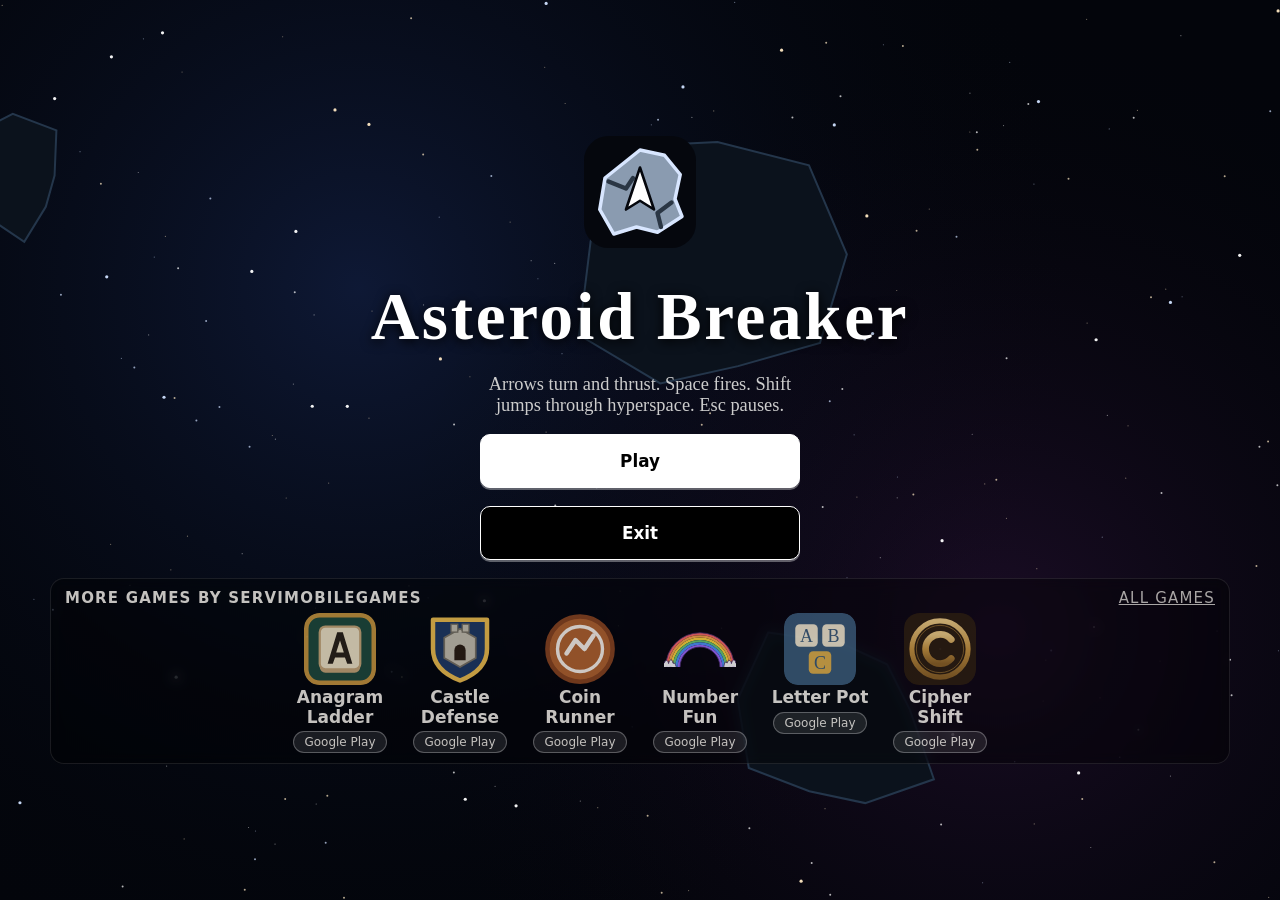
<file: shooter/index.html>
<!doctype html>
<html lang="en">
<head>
  <meta charset="utf-8">
  <meta name="viewport" content="width=device-width, initial-scale=1, viewport-fit=cover, user-scalable=no">
  <title>Asteroid Breaker</title>
  <link rel="icon" href="favicon.svg" type="image/svg+xml">
  <link rel="icon" href="favicon-32.png" sizes="32x32" type="image/png">
  <link rel="apple-touch-icon" href="apple-touch-icon.png" sizes="180x180">
  <link rel="stylesheet" href="../_base/menu.css">
  <link rel="stylesheet" href="style.css">
<!--og--><meta property="og:title" content="Asteroid Breaker"><meta property="og:description" content="Classic asteroid blasting in a 3D arena."><meta property="og:image" content="https://ugots.github.io/servimobilegames/share/shooter.png"><meta property="og:url" content="https://ugots.github.io/servimobilegames/shooter/"></head>
<body>
  <canvas id="field"></canvas>
  <script type="importmap">{"imports":{"three":"../_base/vendor/three.module.js"}}</script>
  <script src="src/config.js"></script>
  <script src="src/sim.js"></script>
  <script src="src/uniforms.js"></script>
  <script src="src/input_desktop.js"></script>
  <script src="src/input_mobile.js"></script>
  <script src="src/sound.js"></script>
  <script src="src/stars.js"></script>
  <script type="module" src="src/main.js"></script>
</body>
</html>
</file>
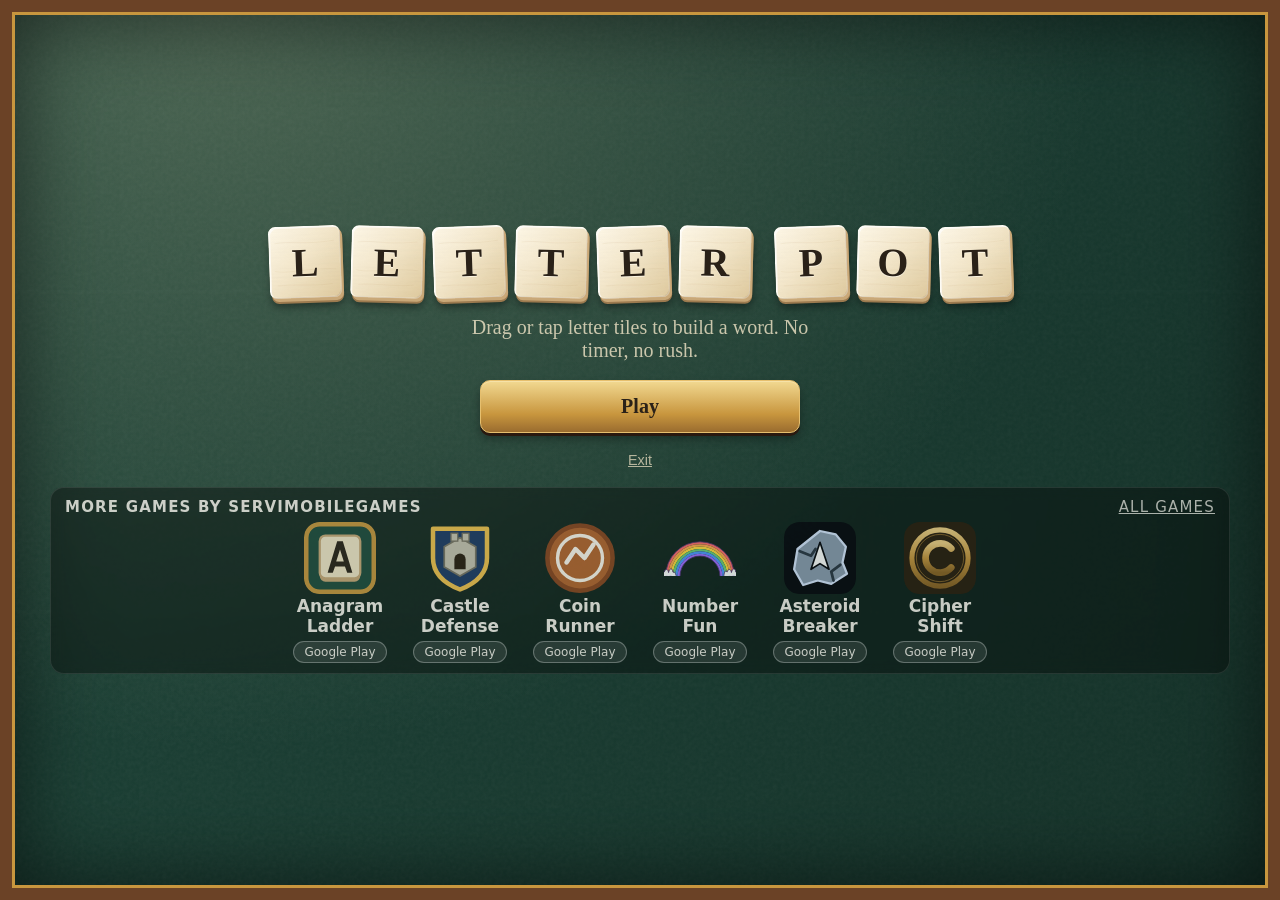
<file: word-game/index.html>
<!DOCTYPE html>
<html lang="en">
<head>
<meta charset="UTF-8">
<meta name="viewport" content="width=device-width, initial-scale=1">
<title>Letter Pot</title>
<link rel="icon" type="image/svg+xml" href="favicon.svg">
<link rel="apple-touch-icon" href="favicon.svg">
<link rel="stylesheet" href="assets/art.css">
<link rel="stylesheet" href="../_base/menu.css">
<link rel="stylesheet" href="styles.css">
<!--og--><meta property="og:title" content="Letter Pot"><meta property="og:description" content="Spell words from a pot of nine letters."><meta property="og:image" content="https://ugots.github.io/servimobilegames/share/word-game.png"><meta property="og:url" content="https://ugots.github.io/servimobilegames/word-game/"></head>
<body>
<div id="lp-bg" aria-hidden="true"><div class="lp-bg-glow lp-bg-a"></div><div class="lp-bg-glow lp-bg-b"></div><div class="lp-bg-motif"></div></div>
<div id="playArea" class="gk-hidden">
<header class="app-header">
  <div class="lp-brand"><img class="logo" src="favicon.svg" alt="Letter Pot logo"><h1>Letter Pot</h1></div>
  <button id="lp-menu" type="button" title="Menu (Esc)" aria-keyshortcuts="Escape">Menu</button>
  <button id="lp-sound" type="button" aria-label="Sound on" aria-pressed="false" title="Sound on"><svg viewBox="0 0 24 24" aria-hidden="true" focusable="false"><path class="lp-speaker" d="M3 9h4l5-4v14l-5-4H3z"/><path class="lp-waves" d="M16 8a6 6 0 0 1 0 8m2.5-11a10 10 0 0 1 0 14"/><path class="lp-slash" d="M4 20 20 4"/></svg></button>
</header>

<main class="board lp-table">
  <div class="pot-row"><div id="pot" class="pot" aria-label="Letter pot: drag or tap tiles to build a word"></div><div class="pot-tools"><button id="lp-shuffle" type="button" title="Shuffle letters">Shuffle</button><button id="lp-giveup" type="button">Give up</button></div></div>

  <div id="tray" class="tray" aria-label="Word you are building"></div>

  <div class="tray-actions">
    <button id="submit-word" type="button">Submit word</button>
    <button id="clear-tray" type="button">Clear</button>
  </div>

  <p id="message" class="message" aria-live="polite"></p>
  <div class="status-row lp-controlbar">
    <span id="round-progress" hidden></span>
    <button id="next-pot" type="button">New Pot</button>
  </div>

  <p id="new-tally" class="tally"></p>

  <section class="found-section">
    <h2>Found this pot</h2>
    <div class="lp-found-heads" aria-hidden="true"><span>3 letters <b>10</b></span><span>4 letters <b>20</b></span><span>5 letters <b>40</b></span><span>6 letters <b>70</b></span><span>7+ letters <b>110+</b></span></div>
    <ul id="found-list" class="found-list"></ul>
  </section>
</main>
<div id="lp-best-toast" class="lp-best-toast" role="status" aria-live="polite" hidden></div>

</div>

<div id="lp-summary" class="lp-summary gk-hidden" role="dialog" aria-modal="true" aria-labelledby="lp-summary-title"><div class="lp-summary-card lp-table"><h2 id="lp-summary-title">Pot summary</h2><p id="lp-summary-score"></p><p id="lp-summary-new"></p><ul id="lp-summary-words" class="found-list"></ul><div class="lp-summary-actions"><button id="lp-summary-next" type="button">Next pot</button><button id="lp-summary-keep" type="button">Keep playing</button><button id="lp-summary-exit" type="button">Exit</button></div></div></div>

<div id="lp-giveup-dialog" class="lp-summary gk-hidden" role="dialog" aria-modal="true" aria-labelledby="lp-giveup-title"><div class="lp-summary-card lp-table"><h2 id="lp-giveup-title">Give up this pot?</h2><p id="lp-giveup-text"></p><div class="lp-gu-lists"><h3 id="lp-gu-found-h">You found</h3><ul id="lp-gu-found" class="found-list"></ul><h3>Still in the pot</h3><ul id="lp-gu-missed" class="found-list"></ul></div><div class="lp-summary-actions"><button id="lp-gu-yes" class="lp-gu-primary" type="button">Show words</button><button id="lp-gu-no" class="lp-gu-secondary" type="button">Keep playing</button><button id="lp-gu-new" class="lp-gu-primary" type="button">New pot</button></div></div></div>

<script src="src/enable-words.js"></script>
<script src="src/words.js"></script>
<script src="src/game.js"></script>
<script src="src/pot-tools.js"></script>
<script src="src/celebrate.js"></script>
<script src="src/bg.js"></script>
<script type="module" src="src/audio.js"></script>
<script type="module" src="src/menu-glue.js"></script>
</body>
</html>
</file>
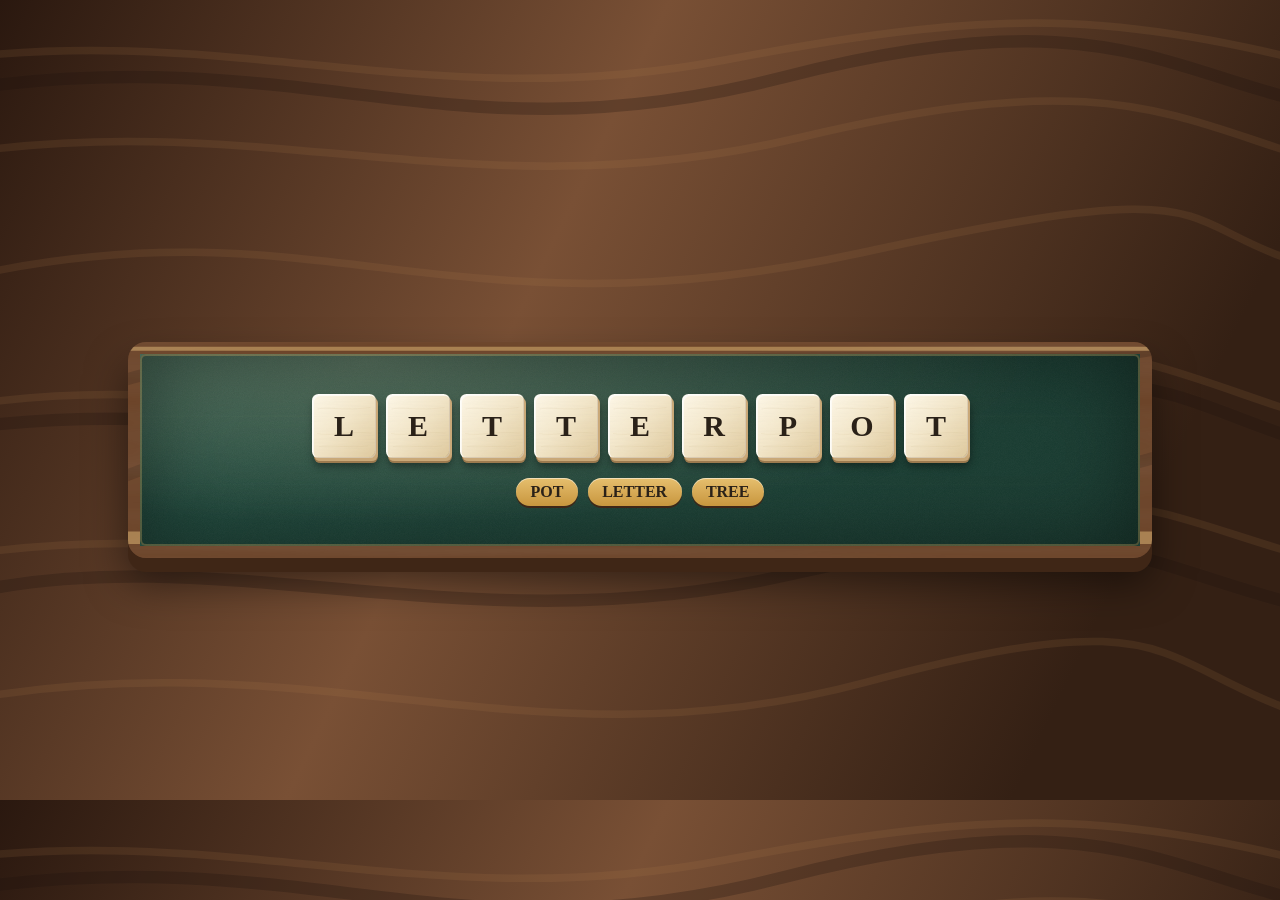
<file: word-game/assets/preview.html>
<!DOCTYPE html>
<html lang="en">
<head>
<meta charset="UTF-8">
<meta name="viewport" content="width=device-width, initial-scale=1">
<title>Letter Pot - Art Preview</title>
<link rel="stylesheet" href="art.css">
<style>
  html, body { margin: 0; min-height: 100%; }
  body { display: flex; align-items: center; justify-content: center; min-height: 100vh; }
  .lp-table { display: flex; flex-direction: column; align-items: center; gap: 20px; width: 80vw; padding: 40px; box-sizing: border-box; }
  .lp-tiles { display: flex; flex-wrap: wrap; gap: 10px; justify-content: center; }
  .lp-tile { width: 64px; height: 64px; font-size: 30px; border: none; }
  .lp-chips { display: flex; gap: 10px; }
  .lp-chip { border: none; font-size: 16px; }
</style>
</head>
<body class="lp-bg">
  <div class="lp-table">
    <div class="lp-tiles">
      <button class="lp-tile" type="button">L</button>
      <button class="lp-tile" type="button">E</button>
      <button class="lp-tile" type="button">T</button>
      <button class="lp-tile" type="button">T</button>
      <button class="lp-tile" type="button">E</button>
      <button class="lp-tile" type="button">R</button>
      <button class="lp-tile" type="button">P</button>
      <button class="lp-tile" type="button">O</button>
      <button class="lp-tile" type="button">T</button>
    </div>
    <div class="lp-chips">
      <span class="lp-chip">POT</span>
      <span class="lp-chip">LETTER</span>
      <span class="lp-chip">TREE</span>
    </div>
  </div>
</body>
</html>
</file>
<file: anagram-game/assets/art.css>
:root {
  --lp-room: #14231e;
  --lp-felt: #1f4a3d;
  --lp-felt-hi: #2d6b56;
  --lp-felt-lo: #143128;
  --lp-wood: #6b4226;
  --lp-wood-hi: #8a5a36;
  --lp-wood-lo: #3f2616;
  --lp-tile: #f3e6c8;
  --lp-tile-hi: #fffaf0;
  --lp-edge: #c9a878;
  --lp-edge-lo: #9c7a4f;
  --lp-ink: #2a2118;
  --lp-brass: #c8963e;
  --lp-brass-hi: #e6bf6e;
}

.lp-tile {
  background: #f3e6c8 url(tile-face.svg) center/cover;
  border-radius: 10%;
  box-shadow:
    inset 2px 2px 0 rgba(255,255,255,.68),
    inset -1px -1px 0 rgba(125,84,46,.25),
    2px 3px 0 var(--lp-edge),
    2px 5px 0 var(--lp-edge-lo),
    2px 8px 9px rgba(0,0,0,.42);
  color: var(--lp-ink);
  font: bold 1em Georgia, serif;
  transition: transform 120ms ease-out, box-shadow 120ms ease-out, filter 120ms ease-out;
}

.lp-tile:hover {
  transform: translateY(-2px);
  box-shadow:
    inset 0 2px 0 rgba(255,255,255,.7),
    2px 3px 0 var(--lp-edge),
    2px 5px 0 var(--lp-edge-lo),
    2px 12px 15px rgba(0,0,0,.40);
}

.lp-tile:active {
  transform: translateY(2px);
  box-shadow:
    inset 0 2px 0 rgba(255,255,255,.7),
    1px 1px 0 var(--lp-edge),
    1px 2px 0 var(--lp-edge-lo),
    1px 4px 5px rgba(0,0,0,.42);
}

.lp-table {
  background:
    radial-gradient(ellipse at 23% 4%, rgba(255,240,200,.24), transparent 62%),
    linear-gradient(120deg, rgba(7,20,15,.04), rgba(6,16,12,.28)),
    url(felt.svg);
  border: 12px solid #6b4226;
  border-image: url(wood-rim.svg) 18 stretch;
  border-radius: 18px;
  box-shadow:
    inset 0 0 0 2px rgba(230,191,110,.28),
    inset 0 0 85px rgba(0,0,0,.43),
    0 14px 0 #3f2616,
    0 24px 40px rgba(0,0,0,.5);
}

.lp-bg {
  background-color: var(--lp-room);
  background-image: url(bg-motif.svg);
  animation: lp-drift 90s linear infinite;
}

@keyframes lp-drift {
  from { background-position: 0 0; }
  to { background-position: 240px 240px; }
}

@media (prefers-reduced-motion: reduce) {
  .lp-bg { animation: none; }
}

.lp-chip {
  background: linear-gradient(180deg, var(--lp-brass-hi), var(--lp-brass));
  color: var(--lp-ink);
  border-radius: 999px;
  padding: .3em .9em;
  box-shadow:
    inset 0 1px 0 rgba(255,255,255,.5),
    0 2px 0 var(--lp-wood-lo);
  font: bold 1em Georgia, serif;
}
</file>
<file: _base/menu.css>
@import url("promo.css");
/* Shared menu/HUD/pause/game-over chrome kit. Palette copied verbatim from
   Games\coin-runner\styles.css (warm, restrained app palette). Do not
   invent new colors here; if a game needs one, add it to coin-runner
   first and copy it down. */
:root {
  --gk-ink: #2a2118;
  --gk-ink-soft: #6b5c4c;
  --gk-canvas-warm: #f4ece0;
  --gk-surface: #fffaf3;
  --gk-surface-border: #e4d5c0;
  --gk-accent: #b5652f;
  --gk-accent-strong: #8a4520;
  --gk-good: #3f7d4f;
  --gk-bad: #b3402d;
  --gk-shadow: rgba(42, 33, 24, 0.18);
}

.gk-screen {
  position: fixed;
  inset: 0;
  z-index: 9000;
  display: flex;
  flex-direction: column;
  align-items: center;
  justify-content: center;
  gap: 18px;
  padding: 32px;
  text-align: center;
  font-family: "Georgia", "Iowan Old Style", serif;
  color: var(--gk-ink);
  background: radial-gradient(ellipse at 50% 20%, #fdf5ea 0%, var(--gk-canvas-warm) 70%);
}

.gk-overlay {
  background: rgba(20, 16, 12, 0.55);
  backdrop-filter: blur(2px);
  color: var(--gk-ink);
}

.gk-hidden { display: none !important; }

.gk-title {
  font-size: clamp(2.2rem, 7vw, 4.2rem);
  margin: 0;
  letter-spacing: 0.5px;
  color: var(--gk-accent-strong);
  text-shadow: 0 2px 0 rgba(255, 255, 255, 0.6);
}

.gk-title-sm {
  font-size: clamp(1.6rem, 5vw, 2.4rem);
  margin: 0;
  color: var(--gk-accent-strong);
}

.gk-subtitle {
  margin: 0;
  color: var(--gk-ink-soft);
  font-size: clamp(0.95rem, 2.4vw, 1.15rem);
  max-width: 36ch;
}

.gk-buttons {
  display: flex;
  flex-direction: column;
  gap: 12px;
  width: min(320px, 80vw);
}

.gk-btn {
  font-family: "Georgia", serif;
  font-size: 1.05rem;
  padding: 14px 20px;
  border-radius: 10px;
  border: 1px solid var(--gk-surface-border);
  background: var(--gk-surface);
  color: var(--gk-ink);
  cursor: pointer;
  box-shadow: 0 2px 6px var(--gk-shadow);
  transition: transform 0.08s ease, box-shadow 0.08s ease;
}
.gk-btn:hover { transform: translateY(-1px); box-shadow: 0 4px 10px var(--gk-shadow); }
.gk-btn:active { transform: translateY(0); box-shadow: 0 1px 3px var(--gk-shadow); }

.gk-btn-primary {
  background: var(--gk-accent);
  color: #fff8ef;
  border-color: var(--gk-accent-strong);
  font-weight: bold;
}

.gk-btn-quiet {
  background: transparent;
  color: var(--gk-ink-soft);
  box-shadow: none;
  border-color: transparent;
}

.gk-exit-link {
  color: var(--gk-ink-soft);
  text-decoration: underline;
  cursor: pointer;
  font-size: 0.9rem;
  background: none;
  border: none;
}

.gk-score-line {
  font-size: clamp(1.4rem, 4vw, 2rem);
  color: var(--gk-accent-strong);
  font-weight: bold;
}

/* HUD bar: D-040 desktop scale — score ~48px/labels ~24px @1920x1080,
   64/32 @2560x1440. clamp() picked so 1920w -> ~48px and 2560w -> ~64px. */
.gk-hud {
  position: fixed;
  top: 0;
  left: 0;
  right: 0;
  z-index: 8000;
  display: flex;
  justify-content: center;
  gap: clamp(16px, 2vw, 40px);
  padding: clamp(8px, 1.2vw, 18px) clamp(12px, 2vw, 28px);
  font-family: "Georgia", "Iowan Old Style", serif;
  pointer-events: none;
}

.gk-hud-field {
  display: flex;
  flex-direction: column;
  align-items: center;
  color: var(--gk-accent-strong);
  text-shadow: 0 1px 0 rgba(255, 255, 255, 0.5);
}

.gk-hud-label {
  font-size: clamp(14px, 1.11vw, 32px);
  color: var(--gk-ink-soft);
  letter-spacing: 0.5px;
  text-transform: uppercase;
}

.gk-hud-value {
  font-size: clamp(24px, 2.22vw, 64px);
  font-weight: bold;
  line-height: 1;
}

/* Mobile (portrait, e.g. Pixel 9 412x915) laid out separately, not scaled
   down from desktop. */
@media (max-width: 600px), (orientation: portrait) {
  .gk-hud {
    gap: 14px;
    padding: 10px 12px;
  }
  .gk-hud-label { font-size: 12px; }
  .gk-hud-value { font-size: 22px; }
  .gk-buttons { width: min(280px, 86vw); }
}

/* 3D scene screens (opt-in: .gk-scene / .gk-panel) */
.gk-screen.gk-scene {
  background: radial-gradient(ellipse at 65% 50%, rgba(8,10,16,0) 0%, rgba(8,10,16,0.35) 55%, rgba(8,10,16,0.7) 100%);
  align-items: flex-start;
  justify-content: center;
  padding: 24px 24px 24px 4vw;
}

.gk-panel {
  width: clamp(420px, 32vw, 1100px);
  max-height: calc(100% - 48px);
  overflow-y: auto;
  display: flex;
  flex-direction: column;
  align-items: flex-start;
  text-align: left;
  gap: clamp(14px, 1vw, 28px);
  padding: clamp(24px, 1.8vw, 56px);
  background: rgba(14,18,26,0.72);
  backdrop-filter: blur(8px);
  border: 1px solid rgba(255,236,210,0.16);
  border-radius: 18px;
  box-shadow: 0 18px 60px rgba(0,0,0,0.45);
  color: #f4ece0;
}

.gk-panel .gk-title {
  font-size: clamp(3rem, 4.2vw, 9rem);
  color: #ffd27a;
  text-shadow: 0 2px 18px rgba(244,197,66,0.35);
}

.gk-panel .gk-title-sm {
  font-size: clamp(2.4rem, 3vw, 6rem);
  color: #ffd27a;
}

.gk-panel .gk-subtitle {
  font-size: clamp(1.1rem, 1.2vw, 2.2rem);
  color: rgba(244,236,224,0.82);
  max-width: 30ch;
}

.gk-panel .gk-buttons {
  width: 100%;
  gap: clamp(12px, 0.9vw, 20px);
}

.gk-panel .gk-btn {
  font-size: clamp(1.2rem, 1.25vw, 2.4rem);
  padding: clamp(14px, 1vw, 24px) 20px;
  text-align: center;
  background: rgba(255,250,243,0.08);
  color: #f4ece0;
  border: 1px solid rgba(255,236,210,0.28);
  box-shadow: none;
}
.gk-panel .gk-btn:hover { background: rgba(255,250,243,0.16); }

.gk-panel .gk-btn-primary {
  background: #b5652f;
  color: #fff8ef;
  border-color: #8a4520;
  box-shadow: 0 4px 18px rgba(181,101,47,0.45);
}

.gk-panel .gk-btn-quiet {
  background: transparent;
  border-color: transparent;
  color: rgba(244,236,224,0.7);
}

.gk-panel .gk-hint {
  margin: 0;
  font-size: clamp(0.95rem, 0.95vw, 1.8rem);
  color: rgba(244,236,224,0.7);
}

@media (max-width: 700px) {
  .gk-screen.gk-scene {
    align-items: stretch;
    justify-content: flex-end;
    padding: 12px 12px calc(12px + env(safe-area-inset-bottom));
  }
  .gk-panel {
    width: auto;
    max-height: calc(100% - 24px);
    align-items: center;
    text-align: center;
    gap: 12px;
    padding: 20px 18px;
  }
  .gk-panel .gk-title { font-size: 2.6rem; }
  .gk-panel .gk-title-sm { font-size: 2.2rem; }
  .gk-panel .gk-subtitle { font-size: 1rem; }
  .gk-panel .gk-btn { font-size: 1.1rem; padding: 14px 20px; }
  .gk-panel .gk-hint { font-size: 0.9rem; }
}
</file>
<file: anagram-game/styles.css>
/* Anagram Adventure - calm unscramble game on the Letter Pot art pack (assets/art.css).
   No timer. Phone (max-width 640) and desktop (min-width 1024) are separate
   compositions per D-001; widths between use the roomy tablet base. Page never scrolls. */

* { box-sizing: border-box; }

html, body { height: 100%; }

body {
  margin: 0;
  font-family: Georgia, "Times New Roman", serif;
  color: var(--lp-tile);
  background-color: var(--lp-room);
  background-image: radial-gradient(ellipse at 50% 28%, rgba(255, 230, 170, 0.10), transparent 60%);
  overflow: hidden;
}

#an-bg { position: fixed; inset: 0; z-index: 0; pointer-events: none; opacity: .55; }
#playArea { position: relative; z-index: 1; height: 100vh; height: 100dvh; display: flex; flex-direction: column; }

/* ---- header ---- */
.app-header {
  flex: 0 0 56px;
  display: flex;
  align-items: center;
  gap: 10px;
  padding: 0 12px;
  background: var(--lp-wood-lo);
  color: var(--lp-tile);
  box-shadow: 0 2px 0 var(--lp-wood-hi);
}
.an-brand { display: flex; align-items: center; gap: 10px; min-width: 0; }
.app-header .logo { width: 36px; height: 36px; flex: none; }
.app-header h1 { margin: 0; font-size: 20px; font-weight: normal; letter-spacing: 1px; white-space: nowrap; }

#an-menu, #an-sound {
  min-width: 44px;
  min-height: 44px;
  padding: 8px 14px;
  border: none;
  border-radius: 8px;
  background: linear-gradient(180deg, var(--lp-wood-hi), #77492a);
  color: var(--lp-tile);
  font: 15px Georgia, serif;
  box-shadow: inset 0 1px 0 rgba(255,255,255,.28), inset 0 -2px 0 rgba(0,0,0,.22), 0 3px 0 var(--lp-wood-lo);
  cursor: pointer;
}
#an-menu { margin-left: auto; }
#an-sound { padding: 8px; display: flex; align-items: center; justify-content: center; }
#an-sound svg { width: 26px; height: 26px; }
#an-menu:hover, #an-sound:hover { filter: brightness(1.08); }
#an-sound .lp-speaker { fill: #f3e6c8; stroke: #e6bf6e; stroke-width: .7; }
#an-sound .lp-waves, #an-sound .lp-slash { fill: none; stroke: #e6bf6e; stroke-width: 2; stroke-linecap: round; stroke-linejoin: round; }
#an-sound .lp-slash { display: none; stroke: #f3e6c8; stroke-width: 2.6; filter: drop-shadow(0 1px 1px #3f2616); }
#an-sound[aria-pressed="true"] .lp-waves { display: none; }
#an-sound[aria-pressed="true"] .lp-slash { display: block; }
#an-menu:focus-visible, #an-sound:focus-visible, .an-btn:focus-visible, .gk-btn:focus-visible {
  outline: 3px solid var(--lp-brass-hi); outline-offset: 3px;
}

/* ---- stage: ladder + column ---- */
.an-stage { flex: 1; min-height: 0; display: flex; flex-direction: column; padding: 6px 6px 0; gap: 6px; }
.an-col { flex: 1; min-height: 0; display: flex; flex-direction: column; gap: 6px; }

/* HUD row: Level, Score, Best at left, three heart tiles at right (D-055) */
.an-hud { flex: 0 0 40px; display: flex; align-items: center; gap: 14px; padding: 0 4px; font-size: 16px; color: rgba(243, 230, 200, .95); }
.an-hud-item { white-space: nowrap; }
.an-hud-quiet { color: rgba(243, 230, 200, .72); }
.an-lives { margin-left: auto; display: flex; gap: 5px; }
.an-heart { width: 28px; height: 28px; transition: opacity 300ms; }
.an-heart-tile { fill: var(--lp-tile); stroke: #c9a878; stroke-width: 1.5; }
.an-heart-shape { fill: #b8463a; }
.an-heart.lost { opacity: .3; }
.an-heart.lost .an-heart-tile { fill: rgba(8, 20, 15, .55); }
.an-heart.lost .an-heart-shape { fill: rgba(184, 70, 58, .5); }

/* ---- table: tray sockets, then the bank ---- */
.an-board { position: relative;
  --t: 72px;
  --cols: 9;
  --gap: 6px;
  flex: 1;
  min-height: 0;
  border-width: 8px;
  display: flex; flex-direction: column; align-items: center; justify-content: center;
  gap: 28px;
  padding: 6px 0;
}
.an-grid {
  display: grid;
  grid-template-columns: repeat(var(--cols), var(--t));
  gap: var(--gap);
  justify-content: center;
}
.an-slot {
  width: var(--t); height: var(--t);
  border-radius: 10%;
  background: rgba(8, 20, 15, .38);
  box-shadow: inset 0 3px 7px rgba(0,0,0,.55), inset 0 0 0 1px rgba(230,191,110,.14), 0 1px 0 rgba(255,255,255,.07);
}
.an-bank .an-slot { background: rgba(8, 20, 15, .26); }
.an-tile {
  width: var(--t); height: var(--t);
  display: flex; align-items: center; justify-content: center;
  font-size: calc(var(--t) * .55);
  text-transform: uppercase;
  text-shadow: 0 1px 0 rgba(255,255,255,.6);
  cursor: grab;
  touch-action: none;
  user-select: none; -webkit-user-select: none;
  position: relative;
}
.an-tile::after {
  content: ""; position: absolute; inset: 0; border-radius: inherit; pointer-events: none;
  box-shadow: inset 1px 1px 0 rgba(255,255,255,.85), inset -2px -2px 3px rgba(120,85,45,.30);
}
.an-tile:active { cursor: grabbing; }
.an-dragging { opacity: .35; }
.an-ghost { position: fixed; z-index: 10000; pointer-events: none; transform: scale(1.1) rotate(-3deg); }

/* widths: tablet base one row; phone and desktop override below */
.an-board[data-len="3"] { --cols: 3; }
.an-board[data-len="4"] { --cols: 4; }
.an-board[data-len="5"] { --cols: 5; }
.an-board[data-len="6"] { --cols: 6; }
.an-board[data-len="7"] { --cols: 7; }
.an-board[data-len="8"] { --cols: 8; }
.an-board[data-len="9"] { --cols: 9; }

/* feedback */
.an-glow { box-shadow: inset 2px 2px 0 rgba(255,255,255,.68), 2px 3px 0 var(--lp-edge), 2px 5px 0 var(--lp-edge-lo), 0 0 16px 4px rgba(230,191,110,.85); filter: brightness(1.08); }
.an-tray.an-shake { animation: an-shake 300ms ease-in-out; }
.an-revealed .an-tray .an-tile { filter: brightness(.96) sepia(.25); }
@keyframes an-shake {
  0%, 100% { transform: translateX(0); }
  20% { transform: translateX(-9px); }
  45% { transform: translateX(8px); }
  70% { transform: translateX(-5px); }
  88% { transform: translateX(3px); }
}

/* ---- actions ---- */
.an-actions { flex: 0 0 auto; display: flex; gap: 10px; padding: 2px 0 12px; }
.an-btn {
  flex: 1;
  min-height: 52px;
  padding: 10px 16px;
  border: none;
  border-radius: 10px;
  background: linear-gradient(180deg, var(--lp-wood-hi), #77492a);
  color: var(--lp-tile);
  font: bold 18px Georgia, serif;
  box-shadow: inset 0 1px 0 rgba(255,255,255,.3), inset 0 -3px 0 rgba(0,0,0,.22), 0 4px 0 var(--lp-wood-lo), 0 7px 10px rgba(0,0,0,.35);
  cursor: pointer;
}
.an-btn:hover { filter: brightness(1.08); }
.an-btn:active { transform: translateY(2px); box-shadow: inset 0 1px 0 rgba(255,255,255,.3), inset 0 -3px 0 rgba(0,0,0,.22), 0 2px 0 var(--lp-wood-lo); }
.an-btn-brass {
  background: linear-gradient(180deg, var(--lp-brass-hi), var(--lp-brass));
  color: var(--lp-ink);
  box-shadow: inset 0 1px 0 rgba(255,255,255,.6), inset 0 -3px 0 rgba(120,80,20,.35), 0 4px 0 var(--lp-wood-lo), 0 7px 10px rgba(0,0,0,.35);
}
.an-hint { display: none; margin: 0; text-align: center; color: rgba(243, 230, 200, .6); font-size: 16px; }

/* ---- chalk layer on the felt (D-045): faint hand marks, never above 0.12 ---- */
.an-board, .an-card { isolation: isolate; }
.an-card { position: relative; }
.an-board::before, .an-card::before {
  content: ""; position: absolute; inset: 0; z-index: -1; border-radius: inherit; pointer-events: none;
  background: url(assets/felt-chalk.svg) center / cover no-repeat;
  opacity: 0.08;
}

/* ---- level banner, burst, run-over card ---- */
.an-banner {
  position: fixed; left: 50%; top: 40%; transform: translate(-50%, -50%); z-index: 8600;
  padding: .45em 1.3em; border-radius: 14px; font: bold 30px Georgia, serif; white-space: nowrap;
  background: linear-gradient(180deg, var(--lp-brass-hi), var(--lp-brass)); color: var(--lp-ink);
  box-shadow: inset 0 1px 0 rgba(255,255,255,.5), 0 4px 0 var(--lp-wood-lo), 0 10px 22px rgba(0,0,0,.45);
  pointer-events: none;
}
.an-banner[hidden] { display: none; }
.an-banner.show { animation: an-banner 1400ms ease-out both; }
@keyframes an-banner {
  0% { opacity: 0; transform: translate(-50%, -50%) scale(.6); }
  20% { opacity: 1; transform: translate(-50%, -50%) scale(1.08); }
  32%, 72% { opacity: 1; transform: translate(-50%, -50%) scale(1); }
  100% { opacity: 0; transform: translate(-50%, -50%) scale(1); }
}
@keyframes an-banner-fade {
  0% { opacity: 0; } 100% { opacity: 1; }
}

.an-burst { position: fixed; left: 0; top: 0; width: 0; height: 0; z-index: 8400; pointer-events: none; }
.an-burst i { position: absolute; left: -5px; top: -5px; width: 10px; height: 10px; border-radius: 50%; opacity: 0; }
.an-burst i.brass { background: var(--lp-brass-hi); box-shadow: 0 0 8px var(--lp-brass); }
.an-burst i.cream { background: var(--lp-tile-hi); box-shadow: 0 0 8px var(--lp-tile); }
.an-burst.go i { animation: an-spark 900ms ease-out both; }
@keyframes an-spark {
  0% { opacity: 1; transform: translate(0, 0) scale(1); }
  100% { opacity: 0; transform: translate(var(--dx), var(--dy)) scale(.3); }
}

.an-overlay {
  position: fixed; inset: 0; z-index: 8500;
  display: flex; align-items: center; justify-content: center;
  background: rgba(8, 14, 12, 0.62);
  backdrop-filter: blur(3px);
}
.an-card {
  width: min(92vw, 520px);
  padding: 28px 24px;
  border-radius: 16px;
  display: flex; flex-direction: column; align-items: center; gap: 12px;
  text-align: center;
  animation: an-rise 300ms;
}
.an-card h2 { margin: 0; font-size: 30px; font-weight: normal; }
.an-card p { margin: 0; font-size: 20px; color: var(--lp-brass-hi); font-weight: bold; }
.an-card .an-btn { flex: none; width: 100%; max-width: 280px; margin-top: 10px; }
@keyframes an-rise { from { transform: translateY(14px); opacity: 0; } to { transform: none; opacity: 1; } }

/* ---- menu restyle: title, pause (same pattern as Letter Pot) ---- */
.gk-screen {
  font-family: Georgia, serif;
  color: var(--lp-tile);
  background: radial-gradient(ellipse at 50% 30%, rgba(255, 240, 200, 0.18), transparent 60%), url(assets/felt.svg);
  background-color: var(--lp-room);
}
.gk-overlay { background: rgba(8, 14, 12, 0.62); backdrop-filter: blur(3px); }
.gk-title { color: var(--lp-tile); text-shadow: 0 2px 0 rgba(0,0,0,.45); font-size: 40px; }
.gk-title-sm { color: var(--lp-tile); font-size: 30px; }
.gk-subtitle { color: rgba(243, 230, 200, 0.8); font-size: 16px; }
.gk-btn {
  background: linear-gradient(180deg, var(--lp-wood-hi), #77492a); color: var(--lp-tile); border: none;
  box-shadow: inset 0 1px 0 rgba(255,255,255,.3), inset 0 -3px 0 rgba(0,0,0,.22), 0 4px 0 var(--lp-wood-lo), 0 7px 10px rgba(0,0,0,.35);
  font-size: 18px; cursor: pointer;
}
.gk-btn-primary {
  background: linear-gradient(180deg, var(--lp-brass-hi), var(--lp-brass)); color: var(--lp-ink); font-weight: bold;
  box-shadow: inset 0 1px 0 rgba(255,255,255,.6), inset 0 -3px 0 rgba(120,80,20,.35), 0 4px 0 var(--lp-wood-lo), 0 7px 10px rgba(0,0,0,.35);
}
.gk-btn-quiet { background: transparent; color: rgba(243, 230, 200, 0.75); box-shadow: none; border: none; }
.gk-exit-link { color: rgba(243, 230, 200, 0.7); }
.gk-score-line { color: var(--lp-brass-hi); font-size: 26px; }

.an-title-mark { width: 72px; height: 72px; filter: drop-shadow(0 4px 8px rgba(0,0,0,.45)); }
.lp-title-tiles { display: flex; flex-wrap: wrap; justify-content: center; gap: 14px 24px; }
.lp-title-word { display: flex; gap: 6px; }
.lp-title-tile { display: flex; align-items: center; justify-content: center; width: 44px; height: 44px; font-size: 26px; }
.lp-title-tile:nth-child(odd) { transform: rotate(-2deg); }
.lp-title-tile:nth-child(even) { transform: rotate(1.5deg); }

/* ---- phone composition (412 x 915): tile size per length, tray and bank wrap ---- */
@media (max-width: 640px) {
  .an-board { --gap: 6px; }
  .an-board[data-len="3"] { --t: 84px; --cols: 3; }
  .an-board[data-len="4"] { --t: 76px; --cols: 4; }
  .an-board[data-len="5"] { --t: 70px; --cols: 5; }
  .an-board[data-len="6"] { --t: 58px; --cols: 6; }
  .an-board[data-len="7"] { --t: 72px; --cols: 4; }
  .an-board[data-len="8"] { --t: 72px; --cols: 4; }
  .an-board[data-len="9"] { --t: 64px; --cols: 5; }
}

/* tablet: one row of 72 px tiles, centred column */
@media (min-width: 641px) and (max-width: 1023px) {
  .an-stage { max-width: 760px; width: 100%; margin: 0 auto; }
  .an-board { --t: 72px; --gap: 8px; }
}

/* ---- desktop composition (1920 x 1080): HUD row above a 960 px table ---- */
@media (min-width: 1024px) {
  /* bg-motif.svg has only a viewBox (8:5), so auto size = 1728 px wide at 1080 high and repeats with a seam; cover it, no drift */
  #an-bg { background-size: cover; background-position: center; background-repeat: no-repeat; animation: none; }
  .gk-exit-link { padding: 6px 16px; border-radius: 8px; background: rgba(8, 14, 12, 0.55); color: var(--lp-tile); }
  .app-header { flex-basis: 64px; padding: 0 24px; }
  .app-header h1 { font-size: 26px; }
  .an-stage { flex-direction: row; align-items: center; justify-content: center; gap: 36px; padding: 24px 24px 32px; }
  .an-col { flex: 0 0 960px; width: 960px; max-width: 100%; flex-direction: column; gap: 14px; justify-content: center; }
  .an-hud { flex-basis: 44px; font-size: 22px; gap: 28px; }
  .an-heart { width: 32px; height: 32px; }
  .an-board { --t: 84px; --gap: 8px; flex: 0 0 auto; height: 460px; border-width: 12px; gap: 56px; }
  .an-actions { justify-content: center; gap: 18px; padding: 8px 0 0; }
  .an-btn { flex: 0 0 200px; min-height: 60px; font-size: 20px; }
  .an-hint { display: block; }
  .an-title-mark { width: 96px; height: 96px; }
  .gk-title { font-size: 56px; }
  .gk-title-sm { font-size: 38px; }
  .gk-subtitle { font-size: 20px; }
  .gk-btn { font-size: 20px; padding: 14px 24px; }
  .lp-title-tile { width: 64px; height: 64px; font-size: 38px; }
  .an-card { width: 560px; padding: 40px; }
  .an-card h2 { font-size: 38px; }
}

@media (prefers-reduced-motion: reduce) {
  .an-burst { display: none; }
  .an-tray.an-shake, .an-card, #an-bg { animation: none; }
  .an-banner.show { animation: an-banner-fade 400ms ease-out both; }
}
</file>
<file: castle-defense/style.css>
html, body { margin: 0; height: 100%; overflow: hidden; background: #14181f; color: #e8ecf2; font-family: system-ui, sans-serif; }
canvas { position: fixed; inset: 0; width: 100%; height: 100%; touch-action: none; display: block; }
.screen { position: fixed; inset: 0; display: flex; flex-direction: column; align-items: center; justify-content: center; gap: 16px; background: rgba(12, 14, 22, 0.55); padding: 16px; box-sizing: border-box; text-align: center; overflow-y: auto; }
.hidden { display: none !important; }
h1 { font-size: clamp(32px, 5vw, 72px); margin: 0; }
h2 { font-size: clamp(28px, 4vw, 56px); margin: 0; }
.buttons { display: flex; flex-wrap: wrap; gap: 12px; justify-content: center; width: 100%; max-width: 720px; }
.btn { min-height: 56px; min-width: 160px; padding: 10px 24px; font-size: 20px; border: 2px solid #a8834f; border-radius: 10px; background: linear-gradient(#5a4632, #3a2c1e); color: #f6e7c1; cursor: pointer; box-shadow: inset 0 1px 0 rgba(255,236,200,0.35), 0 4px 0 #20160d; }
.btn.primary { background: linear-gradient(#c8902f, #8a5a17); border-color: #f2c14e; color: #2a1a08; }
.btn:active { transform: translateY(3px); box-shadow: inset 0 1px 0 rgba(255,236,200,0.35); }
.btn:disabled { opacity: 0.45; cursor: not-allowed; }
#menu.screen { background: transparent; }
h1, h2 { font-family: "Cinzel", "Trajan Pro", Georgia, "Times New Roman", serif; letter-spacing: 0.04em; color: #f6e7c1; text-shadow: 0 3px 0 #3b2414; }
.title-block { display: flex; flex-direction: column; align-items: center; gap: 8px; }
.logo-mark { width: 96px; height: 96px; }
#menu h1 { font-size: 48px; }
.tagline { margin: 0; font-size: 22px; color: #f6e7c1; text-shadow: 0 2px 0 #3b2414; }
.best { margin: 0; font-size: 20px; color: #f2c14e; }
#menu.screen { justify-content: space-between; padding: 9vh 0 10vh; }
#menu .buttons .btn { width: 220px; height: 64px; font-size: 24px; }
@media (orientation: portrait) {
  #menu.screen { padding: 8vh 20px 7vh; }
  .logo-mark { width: 88px; height: 88px; }
  #menu h1 { font-size: 40px; }
  .tagline { font-size: 17px; }
  #menu .buttons { flex-direction: column; align-items: center; gap: 12px; }
  #menu .buttons .btn { width: 100%; max-width: 320px; height: 60px; font-size: 20px; }
  .best { font-size: 16px; }
}
.panel { display: flex; flex-direction: column; align-items: center; gap: 16px; box-sizing: border-box; width: 100%; max-width: 760px; padding: 24px; background: linear-gradient(#3b2c1f, #24190f); border: 3px solid #a8834f; border-radius: 14px; box-shadow: 0 10px 30px rgba(0,0,0,0.5); }
.screen:not(#menu) { justify-content: safe center; }
#store-items .btn { flex: 1 1 100%; min-height: 64px; }
.gold-line { font-size: 28px; color: #f2c14e; }
.howto { max-width: 560px; font-size: 18px; line-height: 1.4; }
#cd-controls { position: fixed; left: 0; right: 0; bottom: 0; height: 190px; background: linear-gradient(#2a2016, #17110b); border-top: 3px solid #a8834f; box-sizing: border-box; touch-action: none; }
#cd-stick { position: absolute; left: 50%; top: 50%; width: 150px; height: 150px; margin: -75px 0 0 -75px; border-radius: 50%; background: radial-gradient(#4a3a28, #241a10); border: 3px solid #a8834f; box-sizing: border-box; box-shadow: inset 0 4px 12px rgba(0,0,0,0.6); touch-action: none; }
.cd-knob { position: absolute; left: 50%; top: 50%; width: 64px; height: 64px; margin: -32px 0 0 -32px; border-radius: 50%; background: linear-gradient(#c8902f, #8a5a17); border: 2px solid #f2c14e; box-sizing: border-box; box-shadow: 0 3px 0 #20160d; transform: translate(0, 0); pointer-events: none; }
.cd-pause { position: fixed; top: max(10px, env(safe-area-inset-top)); right: 12px; width: 52px; height: 52px; padding: 0; border-radius: 50%; border: 2px solid #a8834f; background: linear-gradient(#5a4632, #3a2c1e); box-shadow: inset 0 1px 0 rgba(255,236,200,0.35), 0 4px 0 #20160d; cursor: pointer; display: flex; align-items: center; justify-content: center; gap: 6px; }
.cd-pause span { display: block; width: 7px; height: 22px; border-radius: 2px; background: #f6e7c1; }
.cd-pause:active { transform: translateY(3px); box-shadow: inset 0 1px 0 rgba(255,236,200,0.35); }
@media (min-width: 900px) { #store-items .btn { flex: 1 1 45%; } .btn { font-size: 24px; } }
</file>
<file: _base/promo.css>
/* Cross-promo strip: translucent dark panel so it sits on any game. */
.gk-promo {
  box-sizing: border-box;
  width: min(94vw, 1180px);
  display: flex;
  flex-direction: column;
  gap: 6px;
  padding: 8px 10px;
  font-family: system-ui, "Segoe UI", Roboto, sans-serif;
  color: #f4f1ea;
  background: rgba(0, 0, 0, .45);
  border: 1px solid rgba(255, 255, 255, .12);
  -webkit-backdrop-filter: blur(6px);
  backdrop-filter: blur(6px);
  border-radius: 14px;
  text-align: center;
}
.gk-promo a { color: inherit; }
.gk-promo-head {
  display: flex;
  align-items: baseline;
  justify-content: space-between;
  gap: 8px;
  font-size: 12px;
  letter-spacing: .08em;
  text-transform: uppercase;
  font-weight: bold;
  text-align: left;
}
.gk-promo-all { margin-left: auto; white-space: nowrap; font-weight: normal; opacity: .85; text-decoration: underline; }
.gk-promo-row {
  display: flex;
  gap: 8px;
  overflow-x: auto;
  overflow-y: hidden;
  scrollbar-width: none;
  -ms-overflow-style: none;
  justify-content: safe center;
}
.gk-promo-row::-webkit-scrollbar { display: none; }
.gk-promo-card {
  flex: 0 0 clamp(104px, 8.75vw, 168px);
  width: clamp(104px, 8.75vw, 168px);
  display: flex;
  flex-direction: column;
  align-items: center;
  gap: 4px;
  min-width: 0;
}
.gk-promo-link {
  display: flex;
  flex-direction: column;
  align-items: center;
  gap: 3px;
  text-decoration: none;
}
.gk-promo-icon { width: 48px; height: 48px; border-radius: 10px; object-fit: contain; }
.gk-promo-title {
  font-size: 13px;
  font-weight: bold;
  line-height: 1.15;
  display: -webkit-box;
  -webkit-line-clamp: 2;
  -webkit-box-orient: vertical;
  overflow: hidden;
}
.gk-promo-tag {
  display: none;
  font-size: 12px;
  line-height: 1.2;
  opacity: .8;
  -webkit-line-clamp: 2;
  -webkit-box-orient: vertical;
  overflow: hidden;
}
.gk-promo-play {
  font-size: 11px;
  padding: 3px 10px;
  border-radius: 999px;
  border: 1px solid rgba(255, 255, 255, .35);
  background: rgba(255, 255, 255, .12);
  text-decoration: none;
  white-space: nowrap;
}
@media (min-width: 900px) {
  .gk-promo { padding: 10px 14px; }
  .gk-promo-head { font-size: 15px; }
  .gk-promo-icon { width: 72px; height: 72px; border-radius: 14px; }
  .gk-promo-title { font-size: 17px; }
  .gk-promo-tag { display: -webkit-box; }
  .gk-promo-play { font-size: 12px; }
}
/* Title screen: quieter, the title stays the hero */
.gk-promo-quiet { opacity: .8; }
.gk-promo-quiet .gk-promo-tag { display: none; }
</file>
<file: cipher-shift/styles.css>
/* Cipher Shift: brass cryptex on dark leather. One full-viewport background layer (R6), no tiling. */
:root {
  --cs-ink: #1e140a;
  --cs-brass-hi: #f0cf85;
  --cs-brass: #c8963e;
  --cs-brass-lo: #8a6224;
  --cs-dark: #2a1d0e;
  --cs-cream: #efe3c4;
}
* { box-sizing: border-box; }
html, body {
  margin: 0;
  height: 100%;
  overflow: hidden;
  background: #1a1108;
  color: var(--cs-cream);
  font-family: Georgia, "Times New Roman", serif;
}
#cs-bg {
  position: fixed;
  inset: 0;
  z-index: 0;
  background:
    radial-gradient(ellipse 70% 55% at 50% 42%, rgba(255, 214, 140, 0.22) 0%, rgba(255, 214, 140, 0) 70%),
    radial-gradient(ellipse 120% 100% at 50% 50%, rgba(0, 0, 0, 0) 55%, rgba(0, 0, 0, 0.55) 100%),
    linear-gradient(180deg, #3b2a16 0%, #2a1d0e 55%, #1a1108 100%);
  background-size: cover;
  background-repeat: no-repeat;
  background-position: center;
}
#cs-play {
  position: relative;
  z-index: 1;
  height: 100dvh;
  display: flex;
  flex-direction: column;
  align-items: center;
  padding: 0 14px 14px;
}

/* header */
.cs-hud {
  width: 100%;
  max-width: 1500px;
  height: 56px;
  flex: none;
  display: flex;
  align-items: center;
  gap: 14px;
  padding: 0 6px;
}
.cs-spacer { flex: 1; }
.cs-sr { position: absolute; width: 1px; height: 1px; margin: -1px; padding: 0; overflow: hidden; clip: rect(0 0 0 0); white-space: nowrap; border: 0; }
.cs-logo { width: 36px; height: 36px; display: block; filter: drop-shadow(0 2px 3px rgba(0, 0, 0, 0.5)); }
#cs-level { font-size: 1.2rem; font-weight: 700; color: var(--cs-brass-hi); text-shadow: 0 2px 4px rgba(0, 0, 0, 0.7); }
.cs-tools { width: 100%; max-width: 1500px; height: 44px; flex: none; display: flex; align-items: center; justify-content: flex-end; gap: 10px; padding: 0 6px; }

/* brass buttons */
.cs-small, .cs-turn {
  font-family: Georgia, "Times New Roman", serif;
  font-weight: 700;
  color: var(--cs-ink);
  cursor: pointer;
  border: 1px solid #3a2810;
  background: linear-gradient(180deg, #f6dc9c 0%, #e2b867 22%, #c8963e 55%, #8a6224 100%);
  box-shadow: inset 0 1px 0 rgba(255, 244, 205, 0.75), inset 0 -3px 5px rgba(60, 38, 8, 0.45), 0 3px 6px rgba(0, 0, 0, 0.5);
  text-shadow: 0 1px 0 rgba(255, 238, 190, 0.55);
  transition: transform 0.08s ease, box-shadow 0.08s ease, filter 0.1s;
}
.cs-small:hover, .cs-turn:hover { filter: brightness(1.08); }
.cs-small:active, .cs-turn:active { transform: translateY(2px); box-shadow: inset 0 2px 5px rgba(60, 38, 8, 0.6), 0 1px 2px rgba(0, 0, 0, 0.5); }
.cs-small:focus-visible, .cs-turn:focus-visible { outline: 3px solid #fff0c0; outline-offset: 2px; }
.cs-small { height: 40px; min-width: 64px; padding: 0 14px; border-radius: 10px; font-size: 1rem; }
.cs-icon { width: 44px; min-width: 44px; padding: 0; display: grid; place-items: center; }
.cs-icon svg { width: 24px; height: 24px; fill: none; stroke: var(--cs-ink); stroke-width: 2; stroke-linecap: round; stroke-linejoin: round; }
.cs-icon .cs-speaker { fill: var(--cs-ink); }
.cs-icon .cs-slash { display: none; }
.cs-icon[aria-pressed="true"] .cs-waves { display: none; }
.cs-icon[aria-pressed="true"] .cs-slash { display: inline; }

/* status */
#cs-score { font-size: 1.2rem; font-weight: 700; color: var(--cs-cream); text-shadow: 0 2px 4px rgba(0, 0, 0, 0.7); }
#cs-lives { display: flex; gap: 10px; }
.cs-seal { width: 34px; height: 34px; display: block; filter: drop-shadow(0 2px 3px rgba(0, 0, 0, 0.6)); transition: filter 0.3s, opacity 0.3s; }
.cs-seal svg { width: 100%; height: 100%; display: block; }
.cs-wax { fill: #8e1f1a; stroke: #5a0f0c; stroke-width: 1.5; }
.cs-wax-ring { fill: #9b2a24; stroke: #c4564e; stroke-width: 1; opacity: 0.9; }
.cs-wax-c { fill: #6d1511; stroke: #c4564e; stroke-width: 0.4; font: 700 17px Georgia, serif; text-anchor: middle; dominant-baseline: central; }
.cs-crack { display: none; fill: none; stroke: #0e0805; stroke-width: 1.8; stroke-linejoin: round; }
.cs-seal.lost { filter: grayscale(1) brightness(0.65) drop-shadow(0 1px 2px rgba(0, 0, 0, 0.6)); opacity: 0.75; }
.cs-seal.lost .cs-crack { display: block; }

/* dial */
.cs-stage { flex: 1; width: 100%; min-height: 0; display: flex; align-items: center; justify-content: center; }
#cs-dial { display: block; width: min(1100px, 94vw); height: 560px; max-height: 100%; overflow: visible; touch-action: none; }
#cs-dial .cs-rings { touch-action: none; }
#cs-dial.cs-glowing { filter: drop-shadow(0 0 18px rgba(255, 207, 90, 0.8)); }

/* again button on the round-over card */
.cs-turn { min-height: 60px; max-width: 260px; border-radius: 14px; font-size: 1.25rem; display: flex; align-items: center; justify-content: center; gap: 10px; padding: 0 16px; }

/* level pips: filled = brass, empty = dark socket */
#cs-level, #cs-score { white-space: nowrap; }
.cs-pips { display: inline-flex; gap: 6px; margin-left: 8px; align-items: center; }
.cs-pip { width: 12px; height: 12px; border-radius: 50%; border: 1.5px solid var(--cs-brass-lo); background: rgba(0, 0, 0, 0.35); box-shadow: inset 0 1px 2px rgba(0, 0, 0, 0.6); }
.cs-pip.on { background: radial-gradient(circle at 35% 30%, #f6dc9c, var(--cs-brass) 60%, var(--cs-brass-lo)); border-color: #3a2810; box-shadow: 0 0 6px rgba(255, 207, 90, 0.6); }

/* phone: dial 60vh, plates inside it */
@media (max-width: 640px) {
  #cs-play { padding: 0 0 12px; }
  .cs-hud { gap: 8px; }
  .cs-pips { margin-left: 0; gap: 5px; }
  #cs-level, #cs-score { font-size: 1.1rem; }
  #cs-dial { width: 100%; height: 60vh; }
}
@media (min-width: 1024px) {
  .cs-hud { height: 72px; }
  .cs-logo { width: 44px; height: 44px; }
  #cs-level { font-size: 1.6rem; }
  .cs-pips { gap: 8px; }
  .cs-pip { width: 16px; height: 16px; }
  #cs-score { font-size: 1.6rem; }
  .cs-tools { height: 52px; }
  .cs-seal { width: 46px; height: 46px; }
  .cs-small { height: 48px; font-size: 1.1rem; }
  .cs-icon { width: 52px; }
  #cs-dial { width: min(1100px, 94vw); height: 560px; }
}

/* round-over card */
.cs-card-wrap {
  position: fixed;
  inset: 0;
  z-index: 8500;
  display: flex;
  align-items: center;
  justify-content: center;
  background: rgba(14, 9, 4, 0.62);
}
.cs-card, .cs-banner {
  width: min(420px, 90vw);
  padding: 28px 26px 30px;
  text-align: center;
  border-radius: 18px;
  border: 2px solid var(--cs-brass-lo);
  background: radial-gradient(ellipse at 50% 0%, #4a3419 0%, #2a1d0e 75%);
  box-shadow: inset 0 1px 0 rgba(255, 224, 160, 0.35), inset 0 0 40px rgba(0, 0, 0, 0.5), 0 14px 40px rgba(0, 0, 0, 0.7);
}
.cs-banner { position: fixed; top: 50%; left: 50%; transform: translate(-50%, -50%); pointer-events: none; z-index: 8000; width: auto; min-width: 220px; }
.cs-card h2, .cs-banner h2 { margin: 0 0 14px; font-size: 2rem; color: var(--cs-brass-hi); text-shadow: 0 2px 4px rgba(0, 0, 0, 0.7); }
.cs-banner h2 { margin: 0; }
.cs-card p { margin: 8px 0; font-size: 1.2rem; color: var(--cs-cream); }
.cs-again { margin: 22px auto 0; width: 100%; max-width: 280px; }

/* shared title/pause menu, restyled to match (keeps the background visible) */
.gk-screen:not(.gk-overlay) { background: radial-gradient(ellipse at 50% 40%, rgba(20, 12, 4, 0.2) 0%, rgba(10, 6, 2, 0.65) 100%); }
.gk-screen { color: var(--cs-cream); }
.gk-title { color: var(--cs-brass-hi); text-shadow: 0 3px 8px rgba(0, 0, 0, 0.8); }
.gk-title::before { content: ""; display: block; width: 96px; height: 96px; margin: 0 auto 14px; background: url("favicon.svg") center / contain no-repeat; }
.gk-title-sm { color: var(--cs-brass-hi); }
.gk-subtitle { color: #e2d3ae; text-shadow: 0 1px 3px rgba(0, 0, 0, 0.8); }
.gk-btn { color: var(--cs-ink); border: 1px solid #3a2810; background: linear-gradient(180deg, #f6dc9c 0%, #e2b867 22%, #c8963e 55%, #8a6224 100%); box-shadow: inset 0 1px 0 rgba(255, 244, 205, 0.75), inset 0 -3px 5px rgba(60, 38, 8, 0.45), 0 3px 6px rgba(0, 0, 0, 0.5); font-weight: 700; }
.gk-btn-primary { color: var(--cs-ink); border-color: #3a2810; }
.gk-btn-quiet { background: transparent; box-shadow: none; border-color: transparent; color: #d9c690; }
.gk-exit-link { color: #d9c690; }
.gk-score-line { color: var(--cs-brass-hi); }
.gk-overlay { background: rgba(14, 9, 4, 0.7); }
</file>
<file: coin-runner/styles.css>
/* Coin Runner — chrome (menu/HUD) uses the apps' warm, restrained palette.
   The play field itself (drawn on canvas) is vivid; see src/game.js. */

:root {
  --ink: #2a2118;
  --ink-soft: #6b5c4c;
  --canvas-warm: #f4ece0;
  --surface: #fffaf3;
  --surface-border: #e4d5c0;
  --accent: #b5652f;
  --accent-strong: #8a4520;
  --good: #3f7d4f;
  --bad: #b3402d;
  --shadow: rgba(42, 33, 24, 0.18);
}

* { box-sizing: border-box; }

html, body {
  margin: 0;
  padding: 0;
  width: 100%;
  height: 100%;
  overflow: hidden;
  background: #10141c;
  font-family: "Georgia", "Iowan Old Style", serif;
  color: var(--ink);
  -webkit-tap-highlight-color: transparent;
  touch-action: none;
}

#app {
  position: fixed;
  inset: 0;
  overflow: hidden;
}

#game {
  position: absolute;
  inset: 0;
  display: block;
  width: 100%;
  height: 100%;
  z-index: 0;
}

#scene3d {
  position: absolute;
  inset: 0;
  display: block;
  width: 100%;
  height: 100%;
  z-index: 1;
}

.hidden { display: none !important; }

/* ---------- Screens (menu, how-to, game over, thanks) ---------- */

.screen {
  position: absolute;
  inset: 0;
  z-index: 4;
  display: flex;
  flex-direction: column;
  align-items: center;
  justify-content: center;
  gap: 18px;
  padding: 32px;
  text-align: center;
  background: radial-gradient(ellipse at 50% 20%, #fdf5ea 0%, var(--canvas-warm) 70%);
}

.overlay-screen {
  background: rgba(4, 8, 18, 0.62);
  backdrop-filter: blur(3px);
}

.overlay-screen .title-sm {
  color: #e8f6ff;
  text-shadow: 0 0 18px rgba(73, 216, 255, 0.35);
}
.overlay-screen .menu-buttons .btn {
  color: var(--ink);
}
.overlay-screen .pause-best { color: #b9d8e6; }
.overlay-screen .menu-buttons .btn-quiet { color: #9fc4d6; }

.menu-logo {
  width: clamp(40px, 8vw, 72px);
  height: clamp(40px, 8vw, 72px);
  display: block;
}

.title {
  font-size: clamp(2.2rem, 7vw, 4.2rem);
  margin: 0;
  letter-spacing: 0.5px;
  color: var(--accent-strong);
  text-shadow: 0 2px 0 rgba(255, 255, 255, 0.6);
}

.title-sm {
  font-size: clamp(1.6rem, 5vw, 2.4rem);
  margin: 0;
  color: var(--accent-strong);
}

.subtitle {
  margin: 0;
  color: var(--ink-soft);
  font-size: clamp(0.95rem, 2.4vw, 1.15rem);
  max-width: 32ch;
}

.menu-buttons {
  display: flex;
  flex-direction: column;
  gap: 12px;
  width: min(320px, 80vw);
}

.btn {
  font-family: "Georgia", serif;
  font-size: 1.05rem;
  padding: 14px 20px;
  border-radius: 10px;
  border: 1px solid var(--surface-border);
  background: var(--surface);
  color: var(--ink);
  cursor: pointer;
  box-shadow: 0 2px 6px var(--shadow);
  transition: transform 0.08s ease, box-shadow 0.08s ease;
}

.btn:hover { transform: translateY(-1px); box-shadow: 0 4px 10px var(--shadow); }
.btn:active { transform: translateY(0); box-shadow: 0 1px 3px var(--shadow); }

.btn-primary {
  background: var(--accent);
  color: #fff8ef;
  border-color: var(--accent-strong);
  font-weight: bold;
}

.btn-quiet {
  background: transparent;
  color: var(--ink-soft);
  box-shadow: none;
  border-color: transparent;
}

.menu-footer {
  display: flex;
  flex-direction: column;
  align-items: center;
  gap: 8px;
  margin-top: 10px;
  color: var(--ink-soft);
  font-size: 0.9rem;
}

.control-toggle {
  display: flex;
  align-items: center;
  gap: 8px;
}

.control-toggle select {
  font-family: inherit;
  font-size: 0.9rem;
  padding: 4px 8px;
  border-radius: 6px;
  border: 1px solid var(--surface-border);
  background: var(--surface);
  color: var(--ink);
}

.best-line { font-weight: bold; }

.howto-list {
  list-style: none;
  padding: 0;
  margin: 0;
  display: flex;
  flex-direction: column;
  gap: 10px;
  max-width: 560px;
  text-align: left;
  color: var(--ink);
  font-size: clamp(0.9rem, 2vw, 1.05rem);
}

.tag {
  display: inline-block;
  padding: 1px 8px;
  border-radius: 999px;
  font-size: 0.85em;
  font-weight: bold;
  color: #fff;
}
.tag-shield { background: #3a6ea5; }
.tag-magnet { background: #a548a0; }
.tag-slow { background: #3f7d4f; }

.countdown-number {
  font-size: clamp(5rem, 20vw, 10rem);
  font-weight: bold;
  color: #fff8ef;
  text-shadow: 0 4px 24px rgba(0,0,0,0.5);
}

.score-block {
  display: flex;
  flex-direction: column;
  gap: 4px;
  margin-bottom: 6px;
}

.score-line {
  font-size: clamp(1.4rem, 4vw, 2rem);
  color: var(--ink);
}

.score-line span { font-weight: bold; color: var(--accent-strong); }

.best-score.is-new span::after {
  content: " NEW!";
  color: var(--good);
  font-size: 0.7em;
}

/* ---------- HUD ---------- */

#hud {
  position: absolute;
  top: 0;
  left: 0;
  right: 0;
  display: flex;
  align-items: flex-start;
  justify-content: space-between;
  padding: 14px 16px;
  pointer-events: none;
  z-index: 5;
}

/* 3D-mode HUD (_base/hud.js mountHud), same top-bar placement as #hud above */
.gk-hud {
  position: absolute;
  top: 0;
  left: 0;
  right: 0;
  display: flex;
  justify-content: flex-start;
  gap: 10px;
  padding: 14px 16px;
  pointer-events: none;
  z-index: 5;
}
.gk-hud.gk-hidden { display: none; }
.gk-hud-slot { display: contents; }
.gk-hud-btn {
  margin-left: auto;
  pointer-events: auto;
  box-sizing: border-box;
  width: clamp(44px, 2.6vw, 68px);
  height: clamp(44px, 2.6vw, 68px);
  background: rgba(8, 14, 26, 0.62);
  border: 1px solid rgba(110, 200, 230, 0.5);
  border-radius: 10px;
  color: #9fe6ff;
  padding: clamp(10px, 0.6vw, 15px);
  box-shadow: 0 2px 10px rgba(0,0,0,0.45), inset 0 0 10px rgba(73, 216, 255, 0.08);
  backdrop-filter: blur(6px);
  cursor: pointer;
}
.gk-hud-btn:active {
  transform: translateY(1px);
  background: rgba(20, 40, 60, 0.75);
}
.gk-hud-field {
  display: flex;
  flex-direction: column;
  align-items: center;
  background: rgba(8, 14, 26, 0.62);
  border: 1px solid rgba(110, 200, 230, 0.45);
  border-radius: 10px;
  padding: 4px 10px;
  text-shadow: none;
  color: var(--ink);
  backdrop-filter: blur(6px);
  box-shadow: 0 2px 10px rgba(0,0,0,0.4), inset 0 0 10px rgba(73, 216, 255, 0.06);
}
.gk-hud-field.score-chip { min-width: 0; }
/* BEST is shown on the game-over screen only, never in the play HUD */
.gk-hud-field[data-key="best"] { display: none; }
.gk-hud-label { font-size: 11px; opacity: 0.75; color: #8fcfe6; text-transform: uppercase; letter-spacing: 0.08em; }
.gk-hud-value { font-size: 15px; font-weight: 700; color: #fff; line-height: normal; font-variant-numeric: tabular-nums; }
.gk-hud-field[data-key="score"] .gk-hud-value,
.gk-hud-field[data-key="best"] .gk-hud-value { min-width: 4ch; text-align: center; }

/* Ship-icon lives: lost lives stay in place, dimmed to 30% */
.gk-hud-field[data-key="lives"] .gk-hud-value,
#hudLives { display: inline-flex; align-items: center; gap: 4px; height: 1.2em; }
.life { display: inline-flex; color: #7fe3ff; filter: drop-shadow(0 0 3px rgba(73, 216, 255, 0.6)); }
.life-lost { opacity: 0.3; filter: none; }
.life-ship { width: 1em; height: 1em; display: block; }
.gk-hud-field[data-key="lives"] .gk-hud-value { font-size: 20px; }

/* Always-visible speaker button (play and menus), next to the pause button */
.sound-toggle {
  position: fixed;
  top: 14px;
  right: 16px;
  z-index: 8;
  box-sizing: border-box;
  width: clamp(44px, 2.6vw, 68px);
  height: clamp(44px, 2.6vw, 68px);
  padding: clamp(10px, 0.6vw, 15px);
  background: rgba(8, 14, 26, 0.62);
  border: 1px solid rgba(110, 200, 230, 0.5);
  border-radius: 10px;
  color: #9fe6ff;
  box-shadow: 0 2px 10px rgba(0,0,0,0.45), inset 0 0 10px rgba(73, 216, 255, 0.08);
  backdrop-filter: blur(6px);
  cursor: pointer;
}
.sound-toggle:active { transform: translateY(1px); }
.sound-toggle .snd-off { display: none; }
.sound-toggle.is-off { color: #7c8a99; }
.sound-toggle.is-off .snd-on { display: none; }
.sound-toggle.is-off .snd-off { display: block; }
body.gk-hud-on.mode-desktop .sound-toggle { right: calc(16px + clamp(44px, 2.6vw, 68px) + 10px); }
body.mode-mobile .sound-toggle { top: calc(env(safe-area-inset-top) + 6px); right: max(10px, env(safe-area-inset-right)); width: 44px; height: 44px; padding: 10px; }
body.gk-hud-on.mode-mobile .sound-toggle { right: calc(max(10px, env(safe-area-inset-right)) + 52px); }

.hud-row {
  display: flex;
  gap: 10px;
}

.hud-chip {
  background: rgba(255, 250, 243, 0.88);
  border: 1px solid var(--surface-border);
  color: var(--ink);
  border-radius: 999px;
  padding: 6px 14px;
  font-size: 0.95rem;
  box-shadow: 0 2px 6px var(--shadow);
}

.hud-chip span { font-weight: bold; color: var(--accent-strong); margin-left: 4px; }

#hud .hud-chip.score-chip {
  display: grid;
  grid-template-columns: auto auto;
  align-items: baseline;
  column-gap: 4px;
  min-width: 0;
}
#hud .hud-chip.score-chip > .power-status { grid-column: 1 / -1; }

.power-status {
  width: clamp(160px, 12vw, 300px);
  margin-top: 8px;
  padding: 4px;
  display: flex;
  flex-direction: column;
  gap: 8px;
  border-radius: 6px;
  background: rgba(15, 20, 30, 0.82);
  color: #fff;
  font-size: clamp(20px, 1.25vw, 32px);
  line-height: 1.1;
  text-align: left;
  align-self: stretch;
}
.power-status[hidden], .power-row[hidden] { display: none; }
.power-row { display: flex; flex-direction: column; gap: 4px; }
.power-row-text { display: flex; justify-content: space-between; gap: 4px; }
.power-status span { color: #fff; margin-left: 0; font-weight: 600; }
.power-track { height: 8px; overflow: hidden; border-radius: 999px; background: rgba(255, 255, 255, 0.2); }
.power-fill { width: 100%; height: 100%; border: 1px solid rgba(255, 255, 255, 0.35); border-radius: inherit; transform-origin: left; }

.icon-btn {
  pointer-events: auto;
  width: 40px;
  height: 40px;
  border-radius: 50%;
  border: 1px solid var(--surface-border);
  background: rgba(255, 250, 243, 0.88);
  color: var(--ink);
  font-size: 1rem;
  cursor: pointer;
  box-shadow: 0 2px 6px var(--shadow);
}

.level-flourish {
  position: absolute;
  top: 22%;
  left: 50%;
  transform: translate(-50%, -50%) scale(0.8);
  font-size: clamp(2rem, 6vw, 3.4rem);
  font-weight: bold;
  color: #fff8ef;
  text-shadow: 0 4px 22px rgba(0, 0, 0, 0.6);
  opacity: 0;
  pointer-events: none;
  transition: opacity 0.25s ease, transform 0.25s ease;
  z-index: 7;
}

.level-flourish.show {
  opacity: 1;
  transform: translate(-50%, -50%) scale(1);
}

/* ---------- Mobile joystick ---------- */

#joystick {
  position: absolute;
  left: 0;
  right: 0;
  bottom: 0;
  height: auto;
  box-sizing: border-box;
  display: flex;
  /* base is anchored near the bottom edge, above the safe-area inset (portrait and landscape) */
  align-items: flex-end;
  justify-content: center;
  padding-bottom: calc(env(safe-area-inset-bottom, 0px) + 16px);
  z-index: 6;
  pointer-events: none;
}

#joystickBase {
  position: relative;
  width: 148px;
  height: 148px;
  border-radius: 50%;
  background: radial-gradient(circle, rgba(73, 216, 255, 0.10) 0%, rgba(10, 18, 30, 0.55) 100%);
  border: 1px solid rgba(110, 200, 230, 0.55);
  box-shadow: 0 0 14px rgba(73, 216, 255, 0.18), inset 0 0 18px rgba(73, 216, 255, 0.10);
  pointer-events: auto;
  touch-action: none;
}

#joystickDeadzone {
  position: absolute;
  left: 50%;
  top: 50%;
  width: 44px;
  height: 44px;
  border-radius: 50%;
  border: 1px dashed rgba(110, 200, 230, 0.55);
  transform: translate(-50%, -50%);
}

#joystickKnob {
  position: absolute;
  left: 50%;
  top: 50%;
  width: 62px;
  height: 62px;
  border-radius: 50%;
  background: radial-gradient(circle at 35% 30%, rgba(150, 225, 250, 0.85), rgba(35, 90, 120, 0.9));
  border: 1px solid rgba(160, 230, 255, 0.8);
  transform: translate(-50%, -50%);
  box-shadow: 0 0 12px rgba(73, 216, 255, 0.4), 0 3px 10px rgba(0,0,0,0.5);
}

/* ---------- Layout mode classes set by JS ---------- */

/* phone landscape: bottom-left corner, smaller, so the ring clears the ship's centre spawn */
@media (orientation: landscape) and (max-height: 560px) {
  #joystick {
    justify-content: flex-start;
    padding-left: calc(env(safe-area-inset-left, 0px) + 28px);
    padding-bottom: calc(env(safe-area-inset-bottom, 0px) + 12px);
  }
  #joystickBase { width: 124px; height: 124px; }
  #joystickKnob { width: 54px; height: 54px; }
}

body.mode-desktop #joystick { display: none !important; }
body.mode-mobile #joystick.hidden { display: none; }
body.mode-mobile .title { font-size: clamp(2rem, 10vw, 2.8rem); }
body.mode-mobile .hud-chip { font-size: 0.82rem; padding: 5px 10px; }
body.mode-mobile .power-row { gap: 3px; }

/* Mobile HUD bar (_base/hud.js .gk-hud), replaces the desktop left-aligned
   row: full-width top bar with score/best/lv/lives + pause button. */
body.mode-mobile .gk-hud {
  top: 0;
  left: 0;
  right: 0;
  box-sizing: border-box;
  height: calc(56px + env(safe-area-inset-top));
  padding: env(safe-area-inset-top) max(10px, env(safe-area-inset-right)) 0 max(10px, env(safe-area-inset-left));
  display: grid;
  grid-template-columns: 1fr auto 1fr;
  column-gap: 6px;
  align-items: center;
  background: linear-gradient(180deg, rgba(10, 18, 32, 0.88) 0%, rgba(5, 9, 18, 0.78) 100%);
  border-bottom: 1px solid rgba(110, 200, 230, 0.45);
  box-shadow: 0 2px 8px rgba(0,0,0,0.45);
  backdrop-filter: blur(6px);
  z-index: 5;
}
body.mode-mobile .gk-hud-left { display: flex; justify-content: flex-start; }
body.mode-mobile .gk-hud-centre { display: flex; gap: 14px; justify-content: center; }
body.mode-mobile .gk-hud-right { display: flex; justify-content: flex-end; }
body.mode-mobile .gk-hud-field {
  background: none;
  border: 0;
  box-shadow: none;
  backdrop-filter: none;
  padding: 0;
  display: flex;
  flex-direction: column;
  align-items: center;
}
body.mode-mobile .gk-hud-label { font-size: 11px; color: #8fcfe6; }
body.mode-mobile .gk-hud-value { font-size: 22px; font-weight: bold; color: #fff; }
body.mode-mobile .gk-hud-field[data-key="lives"] .gk-hud-value { font-size: 18px; }
body.mode-mobile .gk-hud-field[data-key="score"] .gk-hud-value { color: #ffd27a; }
body.mode-mobile .gk-hud-field[data-key="best"] { display: none; }
body.mode-mobile .gk-hud-btn { width: 44px; height: 44px; padding: 10px; }

/* Power-up timer: its own pill. On mobile it is tucked into the HUD row, between the
   centre LV field and the pause button, so it no longer overlaps the play field. */
.gk-hud-field.power-pill { align-items: stretch; }
.gk-hud-field.power-pill[hidden] { display: none !important; }
.power-pill .power-status {
  width: auto;
  min-width: clamp(110px, 8vw, 220px);
  margin: 0;
  padding: 0;
  background: transparent;
  align-self: auto;
}
body.mode-mobile .gk-hud-field.power-pill {
  /* thin second row under the HUD bar: never overlaps score, level or lives */
  position: fixed;
  top: calc(56px + env(safe-area-inset-top) + 4px);
  left: 50%;
  transform: translateX(-50%);
  padding: 2px 8px;
  background: rgba(8, 14, 26, 0.78);
  border: 1px solid rgba(110, 200, 230, 0.45);
  border-radius: 10px;
}
body.mode-mobile .power-pill .power-status {
  min-width: 96px;
  gap: 4px;
  font-size: 12px;
  white-space: nowrap;
}
body.mode-mobile .power-pill .power-track { height: 4px; }
/* mobile shows the health bar only; the number stays on desktop */
body.mode-mobile .health-pill .health-num { display: none; }

/* Desktop HUD/menu scale from the live viewport width so it reads at desk
   distance on a 27-inch monitor: ~48px score / ~24px labels at 1920x1080,
   scaling up further at 2560x1440 and wider. Mobile is untouched above. */
body.mode-desktop .hud-label {
  font-size: clamp(18px, 1.25vw, 40px);
}
body.mode-desktop .hud-value {
  font-size: clamp(28px, 2.5vw, 72px);
  font-weight: bold;
}
body.mode-desktop .hud-chip {
  padding: clamp(6px, 0.6vw, 16px) clamp(14px, 1.4vw, 34px);
  display: inline-flex;
  align-items: baseline;
  gap: clamp(4px, 0.5vw, 10px);
}
body.mode-desktop .hud-row { gap: clamp(10px, 1vw, 22px); }
/* 3D-mode HUD (gk-hud) uses different classes than the 2D #hud; apply the
   same D-040 desktop scale (~48px value / ~24px label at 1920x1080). */
body.mode-desktop .gk-hud-label {
  font-size: clamp(18px, 1.25vw, 40px);
}
body.mode-desktop .gk-hud-value {
  font-size: clamp(28px, 2.5vw, 72px);
  font-weight: bold;
}
/* Desktop pills hug their content: label and value on one line, no fixed widths. */
body.mode-desktop .gk-hud-field {
  padding: clamp(5px, 0.45vw, 12px) clamp(10px, 0.9vw, 22px);
  flex-direction: row;
  align-items: center;
  gap: clamp(6px, 0.6vw, 14px);
  width: fit-content;
  min-width: 0;
  align-self: flex-start;
}
body.mode-desktop .gk-hud-field[data-key="score"] .gk-hud-value { min-width: 0; }
body.mode-desktop .gk-hud-field[data-key="lives"] .gk-hud-value {
  font-size: clamp(40px, 3.4vw, 96px);
  gap: clamp(4px, 0.4vw, 10px);
}
body.mode-desktop .gk-hud-field.power-pill { flex-direction: column; align-items: stretch; }
body.mode-desktop .icon-btn {
  width: clamp(40px, 2.6vw, 68px);
  height: clamp(40px, 2.6vw, 68px);
  font-size: clamp(1rem, 1vw, 1.6rem);
}
body.mode-desktop .btn {
  font-size: clamp(1.05rem, 1.15vw, 1.7rem);
  padding: clamp(14px, 1.1vw, 22px) clamp(20px, 1.6vw, 32px);
}
body.mode-desktop .menu-buttons { width: clamp(320px, 22vw, 480px); gap: clamp(12px, 0.9vw, 18px); }
body.mode-desktop .title-sm { font-size: clamp(1.6rem, 3vw, 3rem); }
body.mode-desktop .score-line { font-size: clamp(1.4rem, 2.4vw, 2.6rem); }
body.mode-desktop .howto-list { font-size: clamp(0.9rem, 1.1vw, 1.3rem); max-width: 44vw; }
body.mode-desktop .gk-panel .gk-title { font-size: clamp(3rem, 4.2vw, 9rem); }
body.mode-desktop .gk-panel .gk-title-sm { font-size: clamp(2.4rem, 3vw, 6rem); }
body.mode-desktop .gk-panel .gk-buttons { width: 100%; gap: clamp(12px, 0.9vw, 20px); }
body.mode-desktop .gk-panel .gk-btn { font-size: clamp(1.2rem, 1.25vw, 2.4rem); padding: clamp(14px, 1vw, 24px) 20px; }
body.mode-desktop .gk-panel .score-line { font-size: clamp(1.2rem, 1.3vw, 2.4rem); }

/* Coin Runner panel specifics (gk-panel over the 3D scene) */
.gk-panel .menu-logo {
  width: clamp(56px, 3.6vw, 120px);
  height: clamp(56px, 3.6vw, 120px);
}
.gk-panel .menu-footer {
  align-items: inherit;
  color: rgba(244,236,224,0.8);
  font-size: clamp(0.95rem, 0.95vw, 1.8rem);
}
.gk-panel .control-toggle select {
  font-size: inherit;
  background: rgba(255,250,243,0.1);
  color: #f4ece0;
  border-color: rgba(255,236,210,0.25);
}
.gk-panel .control-toggle option { color: #2a2118; }
.gk-panel .best-line { font-size: clamp(1.1rem, 1.2vw, 2.2rem); }
#menuBest { color: #ffd27a; }
.gk-panel .score-line { color: #f4ece0; font-size: clamp(1.2rem, 1.3vw, 2.4rem); }
.gk-panel .score-line span { color: #ffd27a; }
#finalScore {
  display: block;
  font-size: clamp(3.5rem, 4.5vw, 9rem);
  line-height: 1;
  margin-top: 6px;
}
.gk-panel .best-score.is-new span::after { color: #7fd08f; }
.gk-panel .howto-list { color: #f4ece0; font-size: clamp(1rem, 1.1vw, 2rem); max-width: none; }
.hint-mobile { display: none; }

@media (max-width: 700px) {
  .hint-desktop { display: none; }
  .hint-mobile { display: inline; }
  #finalScore { font-size: 4rem; }
  .gk-panel .score-line { font-size: 1.2rem; }
  .menu-logo { width: 48px; height: 48px; }
}

/* LEVEL N banner (the aria-live div main.js adds to body) sits in the upper third of the field. */
body > div[aria-live="polite"] { top: 16% !important; }

/* CR15b LEVEL CLEARED: large, centred, gold glow; scales in, then holds for the victory phase. */
body > div[aria-live="polite"].level-cleared {
  top: 52% !important;
  width: max-content;
  max-width: 94vw;
  text-align: center;
  font-size: clamp(56px, 7.4vw, 180px) !important;
  letter-spacing: 0.06em !important;
  color: #fff4cf !important;
  background: linear-gradient(180deg, #fffbe9 0%, #ffe07a 45%, #f4b43a 100%);
  -webkit-background-clip: text;
  background-clip: text;
  -webkit-text-fill-color: transparent;
  text-shadow: none !important;
  filter: drop-shadow(0 0 10px rgba(255, 214, 102, 0.95)) drop-shadow(0 0 34px rgba(255, 170, 40, 0.7)) drop-shadow(0 4px 2px rgba(60, 30, 0, 0.6));
  animation: level-cleared-in 0.5s cubic-bezier(0.2, 1.4, 0.4, 1) both;
}
@keyframes level-cleared-in {
  0% { transform: translate(-50%, -50%) scale(0.35); opacity: 0; }
  60% { opacity: 1; }
  100% { transform: translate(-50%, -50%) scale(1); opacity: 1; }
}
@media (max-width: 700px) {
  /* Pixel 9 portrait: two big lines, LEVEL / CLEARED */
  body > div[aria-live="polite"].level-cleared { width: min-content; font-size: 17vw !important; line-height: 1.02 !important; }
}
@media (prefers-reduced-motion: reduce) {
  body > div[aria-live="polite"].level-cleared { animation: none; }
}

/* CR12 combo multiplier: small "x2" beside the score, only while above x1. */
.combo-chip { margin-left: 0.4em; font-size: 0.6em; font-weight: 700; color: #ffd27a; vertical-align: middle; }
.combo-chip[hidden] { display: none; }

/* Boot loader (removed by src/main.js) and one-time first-run hint */
.boot-loader { position: fixed; inset: 0; z-index: 9999; background: #0a0e1a; color: #ffd27a; display: flex; flex-direction: column; align-items: center; justify-content: center; gap: 14px; font: 600 1.1rem system-ui, sans-serif; }
.boot-bar { width: min(260px, 60vw); height: 4px; border-radius: 2px; background: #1f2a44; overflow: hidden; }
.boot-bar i { display: block; height: 100%; width: 40%; background: var(--accent); animation: boot-slide 1.1s ease-in-out infinite; }
@keyframes boot-slide { from { transform: translateX(-100%); } to { transform: translateX(260%); } }
.first-hint { position: fixed; left: 50%; bottom: 22%; transform: translateX(-50%); z-index: 20; max-width: 88vw; padding: 8px 14px; border-radius: 999px; background: rgba(10,14,26,0.85); color: #ffd27a; border: 1px solid rgba(255,210,122,0.4); font-weight: 600; font-size: 0.95rem; text-align: center; pointer-events: none; transition: opacity 0.6s; }
.first-hint.fade { opacity: 0; }
</file>
<file: number-game/style.css>
* { box-sizing: border-box; }

/* Ila-proof (D-060): no selection, no zoom/scroll gestures, no tap flash. */
* {
  -webkit-user-select: none;
  -webkit-touch-callout: none;
  -webkit-tap-highlight-color: transparent;
  user-select: none;
}
#name-input { -webkit-user-select: text; user-select: text; }
img, svg { -webkit-user-drag: none; user-drag: none; }

html, body {
  height: 100dvh;
  margin: 0;
  overflow: hidden;
  touch-action: none;
  overscroll-behavior: none;
  font-family: "Arial Rounded MT Bold", "Segoe UI", system-ui, sans-serif;
  font-weight: 800;
  color: #4A2C6B;
  background: linear-gradient(180deg, #ffd6f0 0%, #e6d9ff 100%);
}

body { width: calc(100vw / var(--page-zoom, 1)); height: calc(100dvh / var(--page-zoom, 1)); }
#app { position: relative; z-index: 1; height: 100%; }
#fx-layer { position: fixed; inset: 0; pointer-events: none; z-index: 5; }

/* ===================== Background ===================== */
#bg-layer { position: fixed; inset: 0; z-index: 0; overflow: hidden; pointer-events: none; }
#bg-layer img { position: absolute; }

.bg-rainbow { top: 0; left: 50%; transform: translateX(-50%); width: 66.4453125vw; animation: rainbow-shimmer 8s ease-in-out infinite; }

/* N31: iPad-only rainbow clone (index.html #rainbow-front), painted above #fx-layer so
   the finish-screen dino explosion (z-index 5) plays under the rainbow's arc, not over it.
   Hidden everywhere else; desktop/phone use the plain #bg-layer .bg-rainbow untouched. */
#rainbow-front { display: none; pointer-events: none; }
html.ipad body:has(#screen-finish:not([hidden])) #rainbow-front { display: block; position: fixed; z-index: 6; }
html.ipad body:has(#screen-finish:not([hidden])) #app { z-index: 7; }
html.ipad body:has(#screen-finish:not([hidden])) #bg-layer .bg-rainbow,
html.ipad body:has(#screen-finish:not([hidden])) .finish-rainbow { display: none; }
.bg-hills { bottom: 0; left: 0; width: 100%; height: 22vh; object-fit: cover; }

.bg-cloud { left: -20vw; width: 16vw; opacity: .9; animation: drift-right linear infinite; }
.bg-cloud-a1 { top: 8vh; animation-duration: 55s; }
.bg-cloud-b1 { top: 18vh; width: 12vw; animation-duration: 70s; animation-delay: -10s; }
.bg-cloud-a2 { top: 28vh; animation-duration: 62s; animation-delay: -30s; }
.bg-cloud-b2 { top: 5vh; width: 10vw; animation-duration: 40s; animation-delay: -5s; }
@keyframes drift-right { from { transform: translateX(0); } to { transform: translateX(130vw); } }
@keyframes rainbow-shimmer { 0%,100% { opacity: .8; transform: translateX(-50%) rotate(-1deg); } 50% { opacity: 1; transform: translateX(-50%) rotate(1deg); } }
.bg-petal { width: 3vh; top: -8vh; opacity: .45; animation: petal-fall linear infinite; }
.petal-1 { left: 20%; animation-duration: 24s; animation-delay: -4s; }
.petal-2 { left: 55%; animation-duration: 29s; animation-delay: -15s; }
.petal-3 { left: 80%; animation-duration: 34s; animation-delay: -22s; }
@keyframes petal-fall { from { transform: translate(0,0) rotate(0); } to { transform: translate(8vw,110vh) rotate(100deg); } }
.bg-walker { height: 12vh; bottom: 3vh; left: -20vw; opacity: .6; animation: walker-cross 60s linear infinite; }
@keyframes walker-cross { from { transform: translateX(0); } to { transform: translateX(140vw); } }
.scene-paused *, .scene-paused *::before, .scene-paused *::after { animation-play-state: paused !important; }

.bg-flower { bottom: 1vh; width: 6vh; transform-origin: bottom center; animation: sway 3s ease-in-out infinite; }
.f1 { left: 4%; } .f2 { left: 14%; animation-delay: -.4s; } .f3 { left: 24%; animation-delay: -.8s; }
.f4 { left: 40%; animation-delay: -1.2s; } .f5 { left: 55%; animation-delay: -1.6s; } .f6 { left: 68%; animation-delay: -2s; }
.f7 { left: 80%; animation-delay: -2.4s; } .f8 { left: 92%; animation-delay: -2.8s; }
@keyframes sway { 0%,100% { transform: rotate(-4deg); } 50% { transform: rotate(4deg); } }

.bg-twinkle { width: 2.4vh; animation: twinkle 3s ease-in-out infinite; }
.t1 { top: 10%; left: 10%; } .t2 { top: 15%; left: 30%; animation-delay: -.3s; }
.t3 { top: 8%; left: 60%; animation-delay: -.6s; } .t4 { top: 20%; left: 80%; animation-delay: -.9s; }
.t5 { top: 35%; left: 20%; animation-delay: -1.2s; } .t6 { top: 40%; left: 50%; animation-delay: -1.5s; }
.t7 { top: 30%; left: 70%; animation-delay: -1.8s; } .t8 { top: 45%; left: 88%; animation-delay: -2.1s; }
.t9 { top: 12%; left: 45%; animation-delay: -2.4s; } .t10 { top: 25%; left: 5%; animation-delay: -2.7s; }
@keyframes twinkle { 0%,100% { opacity: .3; } 50% { opacity: 1; } }

@media (prefers-reduced-motion: reduce) {
  *, *::before, *::after { animation: none !important; transition: none !important; }
}

/* ===================== Screens ===================== */
.screen { position: relative; height: 100%; width: 100%; overflow: hidden; }
.screen[hidden] { display: none !important; }

button { font-family: inherit; font-weight: 800; cursor: pointer; }

.home-btn, #sound-toggle {
  position: absolute; top: 16px; left: 16px; z-index: 2;
  display: flex; align-items: center; justify-content: center;
  background: #8e5bd6; border: none; border-radius: 50%;
  box-shadow: 0 6px 0 #6a3fb5;
}
.home-btn svg, #sound-toggle svg { width: 46%; height: 46%; }
.home-btn:active, #sound-toggle:active { transform: translateY(4px); box-shadow: 0 2px 0 #6a3fb5; }
#sound-toggle { position: fixed; left: auto; right: 16px; z-index: 6; }
#sound-toggle .muted-slash { display: none; }
#sound-toggle[aria-pressed="true"] .muted-slash { display: block; }

/* ===================== Menu ===================== */
.menu-title {
  position: absolute; left: 50%; transform: translateX(-50%); top: 2vh; margin: 0;
  color: #fff; -webkit-text-stroke: 2px #6a3fb5;
  text-shadow: 0 4px 0 #6a3fb5, 0 6px 10px rgba(0,0,0,.15);
  z-index: 1;
}
.menu-buttons {
  position: absolute; z-index: 1; left: 50%; transform: translateX(-50%);
  display: flex; align-items: flex-start; justify-content: center;
}
.mode-btn {
  display: flex; flex-direction: column; align-items: center; justify-content: center; gap: 2vh;
  border: 5px solid rgba(255,255,255,.5); border-radius: 40px;
  box-shadow: inset 0 6px 0 rgba(255,255,255,.35), inset 0 -8px 0 rgba(74,44,107,.12), 0 8px 0 rgba(74,44,107,.22), 0 14px 24px rgba(74,44,107,.18);
  color: #fff;
  animation: menu-bob 3.2s ease-in-out infinite;
}
.mode-btn:active { transform: scale(.96); }
.mode-btn img { pointer-events: none; filter: drop-shadow(0 4px 0 rgba(74,44,107,.2)); }
.mode-btn span { text-shadow: 0 3px 0 rgba(74,44,107,.35); }
#btn-look { background: linear-gradient(180deg, rgba(255,255,255,.30) 0%, rgba(255,255,255,0) 42%), radial-gradient(rgba(255,255,255,.22) 1.5px, transparent 2px) 0 0/18px 18px, linear-gradient(165deg, #a8ecd6 0%, #7fdcc0 50%, #5fc9a8 100%); }
#btn-look { animation-delay: -.8s; }
#btn-practice { background: linear-gradient(180deg, rgba(255,255,255,.30) 0%, rgba(255,255,255,0) 42%), radial-gradient(rgba(255,255,255,.22) 1.5px, transparent 2px) 0 0/18px 18px, linear-gradient(165deg, #ffa8d0 0%, #ff7eb9 50%, #f062a6 100%); }
#btn-challenge { background: linear-gradient(180deg, rgba(255,255,255,.30) 0%, rgba(255,255,255,0) 42%), radial-gradient(rgba(255,255,255,.22) 1.5px, transparent 2px) 0 0/18px 18px, linear-gradient(165deg, #bb9bff 0%, #9b6bff 50%, #8552ee 100%); }
#btn-challenge { animation-delay: -1.6s; }
@keyframes menu-bob { 0%,100% { translate: 0 0; } 50% { translate: 0 -8px; } }
@media (prefers-reduced-motion: reduce) { .mode-btn { animation: none; } }

/* ===================== Name gate ===================== */
.name-card {
  position: absolute; z-index: 1; border-radius: 40px; border: 5px solid rgba(255,255,255,.5);
  background: linear-gradient(180deg, rgba(255,255,255,.30) 0%, rgba(255,255,255,0) 42%), radial-gradient(rgba(255,255,255,.22) 1.5px, transparent 2px) 0 0/18px 18px, linear-gradient(165deg, #bb9bff 0%, #9b6bff 50%, #8552ee 100%);
  box-shadow: inset 0 6px 0 rgba(255,255,255,.35), inset 0 -8px 0 rgba(74,44,107,.12), 0 8px 0 rgba(74,44,107,.22), 0 14px 24px rgba(74,44,107,.18);
  color: #fff; display: flex; flex-direction: column; align-items: center; justify-content: center;
}
.name-q { margin: 0; text-shadow: 0 3px 0 rgba(74,44,107,.35); }
#name-input {
  border: 4px solid #fff; border-radius: 24px; background: rgba(255,255,255,.92);
  color: #4a2c6b; text-align: center; font-weight: 800; font-family: inherit;
}
.name-go {
  background: linear-gradient(180deg, rgba(255,255,255,.30) 0%, rgba(255,255,255,0) 42%), radial-gradient(rgba(255,255,255,.22) 1.5px, transparent 2px) 0 0/18px 18px, linear-gradient(165deg, #ffa8d0 0%, #ff7eb9 50%, #f062a6 100%);
  border: 5px solid rgba(255,255,255,.5); border-radius: 40px;
  box-shadow: inset 0 6px 0 rgba(255,255,255,.35), inset 0 -8px 0 rgba(74,44,107,.12), 0 8px 0 rgba(74,44,107,.22), 0 14px 24px rgba(74,44,107,.18);
  color: #fff; display: flex; flex-direction: row; align-items: center; justify-content: center; gap: 1vh;
}
.name-go img { height: 70%; pointer-events: none; }

/* ===================== Name badge ===================== */
.name-badge {
  position: absolute; z-index: 2; display: flex; align-items: center; gap: .4em;
  background: #8e5bd6; border: none; border-radius: 999px;
  box-shadow: inset 0 4px 0 rgba(255,255,255,.3), 0 6px 0 #6a3fb5;
  color: #fff;
}
.name-badge span { white-space: nowrap; overflow: hidden; text-overflow: ellipsis; }
.name-badge svg { height: 60%; flex: none; }

/* ===================== Picker ===================== */
.pick-mode-icon { position: absolute; top: 1vh; left: 50%; transform: translateX(-50%); z-index: 1; }
.pick-grid { position: absolute; left: 50%; transform: translateX(-50%); display: grid; z-index: 1; }
.num-tile {
  position: relative;
  color: #fff; border: 6px solid #fff; border-radius: 32px; display: flex; align-items: center; justify-content: center;
}
.num-tile.done::after {
  content: ""; position: absolute; top: 6%; right: 6%; width: 28%; aspect-ratio: 1;
  background: url(assets/svg/star.svg) center/contain no-repeat;
  filter: drop-shadow(0 3px 0 rgba(74,44,107,.3)); pointer-events: none;
}
.num-tile:nth-child(4n+1) { background: #ff9ccc; }
.num-tile:nth-child(4n+2) { background: #b58cff; }
.num-tile:nth-child(4n+3) { background: #7fdcc0; }
.num-tile:nth-child(4n+4) { background: #ffc38a; }
.num-tile, .choice, .finish-btn { box-shadow: 0 8px 0 rgba(74,44,107,.2); }
.num-tile:active, .choice:not(.wrong):active, .finish-btn:active { transform: translateY(4px); box-shadow: 0 4px 0 rgba(74,44,107,.2); }

/* ===================== Practice ===================== */
.pr-dino { position: absolute; pointer-events: none; animation: bob 2s ease-in-out infinite; }
@keyframes bob { 0%,100% { transform: translateY(0); } 50% { transform: translateY(-6px); } }
.pr-num-card {
  position: absolute; left: 50%; transform: translateX(-50%); border-radius: 40px;
  display: flex; align-items: center; justify-content: center; z-index: 1;
  border: 6px solid transparent;
  background:
    radial-gradient(rgba(255,255,255,.55) 2px, transparent 2.5px) 0 0/22px 22px padding-box,
    linear-gradient(180deg, rgba(255,255,255,.45) 0%, rgba(255,255,255,0) 45%) padding-box,
    linear-gradient(160deg, #ffe3f3 0%, #eadcff 55%, #d9ecff 100%) padding-box,
    linear-gradient(90deg, #ffb3ba, #ffdfba, #ffffba, #baffc9, #bae1ff, #d5baff) border-box;
  box-shadow: inset 0 6px 0 rgba(255,255,255,.8), 0 10px 0 rgba(74,44,107,.12), 0 16px 26px rgba(74,44,107,.14);
  padding: 0; font: inherit; color: inherit; cursor: pointer; -webkit-tap-highlight-color: transparent;
}
.pr-num-card:active { scale: .97; }
#pr-num { color: #6a3fb5; display: block; }
.pr-num-pop { animation: pop-in .25s ease-out; }
@keyframes pop-in { from { transform: scale(.6); } to { transform: scale(1); } }

.progress-row { position: absolute; bottom: 1vh; left: 50%; transform: translateX(-50%); display: flex; align-items: center; padding: 4px 8px; border-radius: 999px; background: linear-gradient(180deg, #f7eaff, #e8d5ff); border: 2px solid rgba(255,255,255,.9); box-shadow: 0 3px 10px rgba(74,44,107,.14); z-index: 2; }
.progress-row .star { transition: opacity .2s; }
.progress-row .star.lit { opacity: 1; }
.progress-row .star.unlit { opacity: .25; }

/* ===================== Look ===================== */
.lk-wheel {
  position: absolute; z-index: 1; left: 50%; transform: translateX(-50%);
  width: var(--lk-w); height: var(--lk-h);
  --lk-font: min(calc(var(--lk-h) * .34), calc(var(--lk-w) * .42));
  border-radius: 48px; overflow: hidden; border: 6px solid transparent;
  background:
    linear-gradient(180deg, rgba(106,63,181,.22) 0%, rgba(106,63,181,0) 26%, rgba(106,63,181,0) 74%, rgba(106,63,181,.22) 100%) padding-box,
    radial-gradient(rgba(255,255,255,.55) 2px, transparent 2.5px) 0 0/22px 22px padding-box,
    linear-gradient(180deg, rgba(255,255,255,.45) 0%, rgba(255,255,255,0) 45%) padding-box,
    linear-gradient(160deg, #ffe3f3 0%, #eadcff 55%, #d9ecff 100%) padding-box,
    linear-gradient(90deg, #ffb3ba, #ffdfba, #ffffba, #baffc9, #bae1ff, #d5baff) border-box;
  box-shadow: 0 10px 0 rgba(74,44,107,.12), 0 16px 26px rgba(74,44,107,.14);
}
.lk-card {
  position: absolute; left: 4%; right: 4%; top: 28%; height: 44%; z-index: 1; border-radius: 32px;
  border: 5px solid rgba(255,255,255,.9);
  background:
    radial-gradient(rgba(255,168,208,.35) 2px, transparent 2.5px) 0 0/22px 22px,
    linear-gradient(180deg, rgba(255,255,255,.95) 0%, rgba(255,255,255,.6) 55%, #ffe3f3 100%);
  box-shadow: inset 0 6px 0 rgba(255,255,255,.8), 0 6px 0 rgba(74,44,107,.14), 0 10px 18px rgba(74,44,107,.14);
  padding: 0; cursor: pointer; -webkit-tap-highlight-color: transparent;
}
.lk-card:active { scale: .97; }
.lk-strip { position: absolute; inset: 0; z-index: 2; pointer-events: none; perspective: 900px; }
.lk-item {
  position: absolute; left: 0; right: 0; top: 50%; margin-top: calc(var(--lk-font) * -.5);
  height: var(--lk-font); line-height: 1; text-align: center; font-size: var(--lk-font); font-weight: 900;
  color: #6a3fb5; transition: transform .45s cubic-bezier(.3,1.4,.5,1), opacity .45s, color .45s;
  transform: translateY(0) rotateX(0deg) scale(1);
}
[data-pos="up"] { transform: translateY(calc(var(--lk-h) * -.30)) rotateX(38deg) scale(.5); opacity: .8; color: #8e5bd6; }
[data-pos="down"] { transform: translateY(calc(var(--lk-h) * .30)) rotateX(-38deg) scale(.5); opacity: .8; color: #8e5bd6; }
[data-pos="far-up"] { transform: translateY(calc(var(--lk-h) * -.52)) rotateX(75deg) scale(.3); opacity: 0; }
[data-pos="far-down"] { transform: translateY(calc(var(--lk-h) * .52)) rotateX(-75deg) scale(.3); opacity: 0; }
.lk-pop { animation: lk-pop .3s ease-out; }
@keyframes lk-pop { 50% { scale: 1.15; } }
.lk-dino { position: absolute; pointer-events: none; animation: bob 2s ease-in-out infinite; }

.trick-btn { position: absolute; z-index: 2; display: flex; align-items: center; justify-content: center; border-radius: 999px; border: 5px solid #7fdcc0; padding: 0 1em; white-space: nowrap; color: #3f9c80; background: radial-gradient(rgba(127,220,192,.35) 1.5px, transparent 2px) 0 0/18px 18px, linear-gradient(180deg, #ffffff 0%, #e6f8f1 100%); box-shadow: inset 0 5px 0 rgba(255,255,255,.8), 0 8px 0 rgba(74,44,107,.2); -webkit-tap-highlight-color: transparent; }
.trick-btn[aria-pressed="true"] { color: #fff; border-color: rgba(255,255,255,.8); text-shadow: 0 3px 0 rgba(74,44,107,.35); background: linear-gradient(180deg, rgba(255,255,255,.30) 0%, rgba(255,255,255,0) 42%), radial-gradient(rgba(255,255,255,.22) 1.5px, transparent 2px) 0 0/18px 18px, linear-gradient(165deg, #a8ecd6 0%, #7fdcc0 50%, #5fc9a8 100%); }
.trick-btn:active { transform: translateY(4px); box-shadow: 0 4px 0 rgba(74,44,107,.2); }
.trick-btn[hidden] { display: none; }

.ct-soft { font-size: calc(var(--lk-font) * .55); line-height: var(--lk-font); font-weight: 700; color: #b89ae6; }
.ct-soft[data-pos="mid"] { opacity: .8; }
.ct-loud { color: #6a3fb5; font-weight: 900; text-shadow: 0 5px 0 rgba(255,255,255,.9), 0 8px 0 rgba(106,63,181,.22); }
#screen-practice:not(.counting) .ct-wheel, #screen-practice.counting .pr-num-card { display: none; }

/* ===================== Challenge ===================== */
.ch-count-label { position: absolute; left: 50%; transform: translateX(-50%); z-index: 2; color: #fff; white-space: nowrap; letter-spacing: .02em; text-shadow: 0 .06em 0 #6a3fb5, 0 0 .18em rgba(74,44,107,.7), 0 0 .45em rgba(74,44,107,.45); }
#ch-count-label { text-shadow: .05em .05em 0 #6a3fb5, -.05em .05em 0 #6a3fb5, .05em -.05em 0 #6a3fb5, -.05em -.05em 0 #6a3fb5, 0 .1em 0 #6a3fb5, 0 .16em .3em rgba(74,44,107,.35); }
.ch-dino { position: absolute; pointer-events: none; }
.ch-shown-card {
  position: absolute; border-radius: 40px; display: flex; align-items: center; justify-content: center;
  z-index: 1; border: 6px solid transparent;
  background:
    radial-gradient(rgba(255,255,255,.55) 2px, transparent 2.5px) 0 0/22px 22px padding-box,
    linear-gradient(180deg, rgba(255,255,255,.45) 0%, rgba(255,255,255,0) 45%) padding-box,
    linear-gradient(160deg, #ffe3f3 0%, #eadcff 55%, #d9ecff 100%) padding-box,
    linear-gradient(90deg, #ffb3ba, #ffdfba, #ffffba, #baffc9, #bae1ff, #d5baff) border-box;
  box-shadow: inset 0 6px 0 rgba(255,255,255,.8), 0 10px 0 rgba(74,44,107,.12), 0 16px 26px rgba(74,44,107,.14);
}
#ch-shown { color: #6a3fb5; }
.ch-choices { position: absolute; display: flex; z-index: 1; }
.choice {
  padding-left: 0; padding-right: 0; white-space: nowrap;
  position: relative; color: #fff; border: 6px solid #fff; border-radius: 32px;
  display: flex; align-items: center; justify-content: center; overflow: visible;
}
.choice:nth-child(3n+1) { background: #ff9ccc; }
.choice:nth-child(3n+2) { background: #b58cff; }
.choice:nth-child(3n+3) { background: #7fdcc0; }
.choice.wrong { opacity: .4; animation: wobble .45s forwards; }
@keyframes wobble {
  0% { opacity: 1; transform: translateX(0); } 16% { transform: translateX(-12px); }
  33% { transform: translateX(12px); } 50% { transform: translateX(-12px); }
  66% { transform: translateX(12px); } 83% { opacity: 1; transform: translateX(-6px); }
  100% { opacity: .4; transform: translateX(0); }
}
.choice .burst { position: absolute; inset: auto; left: 50%; top: 50%; margin: 0; width: 160%; height: 160%; z-index: -1;
  transform: translate(-50%,-50%) scale(0); animation: burst-in .4s forwards; pointer-events: none; }
@keyframes burst-in { to { transform: translate(-50%,-50%) scale(1); } }
.fly-piece { position: absolute; width: 3vh; pointer-events: none; animation: fly-out .6s ease-out forwards; }
@keyframes fly-out { to { transform: translate(var(--fx), var(--fy)) scale(.3); opacity: 0; } }

.ch-kind { position: absolute; color: #6a3fb5; z-index: 1; opacity: 0; transition: opacity .3s; }
.ch-kind.show { opacity: 1; }

/* ===================== Finish ===================== */
.finish-dino { position: absolute; left: 50%; transform: translateX(-50%); z-index: 1; pointer-events: none; }
.finish-burst { position: absolute; left: 50%; top: 50%; width: 65vh; height: auto; transform: translate(-50%,-50%); z-index: 0; pointer-events: none; }
.finish-stars { position: absolute; top: 4vh; left: 50%; transform: translateX(-50%); display: flex; gap: .4vh; z-index: 1; }
.finish-stars .star { width: 5vh; transform: translateY(calc(var(--arc) * 1vh)); }
.finish-rainbow { position: absolute; left: 50%; top: 8vh; width: 68.66015625vw; transform: translateX(-50%); pointer-events: none; animation: finish-reveal .6s ease-out; }
@keyframes finish-reveal { from { opacity: 0; transform: translateX(-50%) scale(.85); } to { opacity: 1; transform: translateX(-50%) scale(1); } }
.finish-heart { position: absolute; width: 4vh; pointer-events: none; animation: float-heart 3s ease-in-out infinite; }
@keyframes float-heart { 0%,100% { transform: translateY(0); } 50% { transform: translateY(-14px); } }
.finish-title { display: none; }
.finish-buttons { position: absolute; z-index: 1; left: 50%; transform: translateX(-50%); display: flex; }
.finish-btn {
  color: #fff; border: 6px solid #fff; border-radius: 32px; display: flex; align-items: center; justify-content: center; gap: 1vh;
}
.finish-btn img, .finish-btn svg { width: 30%; }
#btn-again { background: #7fdcc0; }
#btn-menu { background: #8e5bd6; }

/* =====================================================================
   Desktop: (min-width:900px) and (orientation:landscape)
   ===================================================================== */
@media (min-width: 900px) and (orientation: landscape) {
  .home-btn, #sound-toggle { width: max(96px,11vh); height: max(96px,11vh); }

  .menu-title { font-size: 9vh; }
  .menu-buttons { top: calc(31.5vw + 2vh); left: 0; right: 0; transform: none; justify-content: center; padding: 0; gap: 3vw; }
  .mode-btn { width: 20vw; height: max(20vh, calc(92vh - 31.5vw)); }
  .mode-btn img { height: 40%; }
  .mode-btn span { font-size: min(6vh, 2.6vw); }

  .pick-mode-icon { height: 10vh; }
  .pick-grid { top: 20vh; grid-template-columns: repeat(6, 13vw); grid-template-rows: repeat(2, 30vh); gap: 2vw; }
  .num-tile { font-size: max(96px,16vh); }

  .pr-dino { right: 2vw; bottom: 6vh; height: min(24vw, calc(94vh - 31.5vw)); scale: -1 1; }
  .pr-num-card { left: 34vw; top: calc(31.5vw + 1vh); width: 32vw; height: max(24vh, calc(91vh - 31.5vw)); transform: none; }
  #pr-num { font-size: min(12vw, calc((91vh - 31.5vw) * 0.6)); }

  .lk-wheel { --lk-w: 32vw; --lk-h: max(24vh, calc(91vh - 31.5vw)); left: 34vw; top: calc(31.5vw + 1vh); transform: none; }
  .lk-dino { right: 2vw; bottom: 6vh; height: min(24vw, calc(94vh - 31.5vw)); scale: -1 1; }
  .trick-btn { left: 6vw; top: calc(31.5vw + 4vh); width: 22vw; height: 14vh; font-size: min(7vh, 3vw); }

  .ch-count-label { top: 3vh; font-size: 4.5vh; }
  #ch-count-label { top: 38vh; }
  .finish-count-label { top: calc(30vw + 4vh); font-size: min(7vh, 3.2vw); }
  .ch-dino { right: 1.5vw; bottom: 8vh; height: min(25vw, calc(100vh - 31.5vw)); scale: -1 1; }
  .ch-shown-card { left: 2vw; top: 16vh; width: 17vw; height: 62vh; }
  #ch-shown { font-size: min(24vh, 7.5vw); }
  .ch-choices { left: 22.5vw; top: 31.5vw; gap: 2vw; }
  .choice { width: 17vw; height: calc(92vh - 31.5vw); font-size: min(18vh, 7vw, calc((92vh - 31.5vw) * 0.55)); }
  .ch-kind { right: 2vw; top: 44vh; width: 17vw; text-align: center; font-size: min(6vh, 2.8vw); }

  .finish-dino { --dino-h: min(19vw, calc(94vh - 31.5vw)); left: auto; right: 2vw; top: auto; bottom: 6vh; height: var(--dino-h); transform: none; scale: -1 1; }
  .finish-dino[src*="stego"] { --dino-h: min(25vw, calc(100vh - 31.5vw)); }
  .finish-burst { --dino-h: min(19vw, calc(94vh - 31.5vw)); left: calc(100vw - 2vw - var(--dino-h) / 2); top: calc(100vh - 6vh - var(--dino-h) / 2); width: calc(var(--dino-h) * 1.18); }
  .finish-buttons { bottom: 5vh; gap: 3vw; }
  .finish-btn { width: 26vw; height: 18vh; font-size: min(6vh, 2.4vw); }
  .finish-btn span { white-space: nowrap; }

  .name-card { top: calc(30vw + 2vh); left: 30vw; width: 40vw; padding: 2.5vh 2vw; gap: 2vh; }
  .name-q { font-size: 6vh; }
  #name-input { width: 100%; height: 9vh; font-size: 6vh; }
  .name-go { height: 9vh; width: 60%; font-size: 5vh; }

  .name-badge { top: 16px; left: 16px; height: max(96px,11vh); padding: 0 2.4vh; font-size: 4.5vh; max-width: 18vw; }
}

/* =====================================================================
   Mobile (default, portrait / narrow)
   ===================================================================== */
@media not all and (min-width: 900px) and (orientation: landscape) {
  :root { --strip: calc(env(safe-area-inset-top, 0px) + 88px); }
  .home-btn, #sound-toggle { width: 64px; height: 64px; top: calc(env(safe-area-inset-top, 0px) + 12px); }
  .home-btn { left: 12px; }
  #sound-toggle { right: 12px; }
  .bg-rainbow { width: 121.81640625vw; }
  .bg-walker { height: 9vh; }

  .menu-title { left: 50%; transform: translateX(-50%); top: var(--strip); max-width: 88vw; text-align: center; white-space: nowrap; font-size: min(48px, 12.5vw); line-height: 1; font-weight: 900; letter-spacing: .01em; -webkit-text-stroke: 0; text-shadow: 2px 2px 0 #6a3fb5, -2px 2px 0 #6a3fb5, 2px -2px 0 #6a3fb5, -2px -2px 0 #6a3fb5, 0 5px 0 #6a3fb5, 0 8px 14px rgba(74,44,107,.35); }
  .menu-buttons { top: calc(var(--strip) + 64px); flex-direction: row; gap: 3vw; }
  .mode-btn { width: 28vw; height: calc(100vh - var(--strip) - 64px - 6vh); gap: 1.5vh; border-width: 5px; }
  .mode-btn img { height: 42%; }
  .mode-btn span { font-size: min(36px, 4.2vw); }

  .pick-mode-icon { height: 48px; }
  .pick-grid { top: max(13vh, var(--strip)); grid-template-columns: repeat(3, 1fr); grid-template-rows: repeat(4, 17vh); width: 92vw; gap: 2vw; }
  .num-tile { font-size: 72px; }

  .pr-dino { left: 4vw; top: calc(max(14vh, calc(var(--strip) + 8px)) + 36vh); height: 18vh; }
  .pr-num-card { top: max(14vh, calc(var(--strip) + 8px)); width: 84vw; height: 34vh; }
  #pr-num { font-size: min(150px, 34vw, 20vh); }

  .lk-wheel { --lk-w: 60vw; --lk-h: 64vh; top: max(14vh, calc(var(--strip) + 8px)); }
  .lk-dino { display: none; }
  .trick-btn { left: auto; right: 12px; bottom: 12px; top: auto; width: 18vw; height: 48px; font-size: min(22px, 2.6vw); border-width: 4px; }
  #screen-practice.counting .pr-dino { display: none; }

  .ch-count-label { top: calc(env(safe-area-inset-top, 0px) + 14px); left: 88px; right: 88px; transform: none; text-align: center; white-space: normal; line-height: 1.05; font-size: 24px; }
  .finish-count-label { top: 58vh; left: 12px; right: 12px; }
  .ch-dino { left: 4vw; top: 43vh; height: 22vh; }
  .ch-shown-card { top: max(14vh, calc(var(--strip) + 8px)); left: 14vw; width: 72vw; height: 24vh; }
  #ch-shown { font-size: min(110px,28vw); }
  .ch-choices { bottom: 7vh; left: 3vw; gap: 2vw; }
  .choice { width: 30vw; height: 24vh; font-size: 72px; }
  .choice.triple-digit { font-size: 61px; letter-spacing: -4px; }
  .ch-kind { top: 59vh; left: 4vw; width: 92vw; text-align: center; font-size: 32px; }

  .finish-dino { top: 14vh; height: 42vh; }
  .finish-stars .star { width: 22px; }
  .finish-burst { width: 90vw; }
  .finish-rainbow { width: 110.7421875vw; }
  .finish-buttons { bottom: 3vh; flex-direction: column; gap: 2vh; }
  .finish-btn { width: 88vw; height: 12vh; font-size: 32px; }

  .progress-row .star { width: 22px; }

  .name-card { top: calc(55vw + 16px); left: 6vw; width: 88vw; padding: 20px 16px; gap: 16px; }
  .name-q { font-size: 32px; }
  #name-input { width: 100%; height: 72px; font-size: 32px; }
  .name-go { width: 100%; height: 72px; font-size: 32px; }

  .name-badge { top: calc(env(safe-area-inset-top,0px) + 12px); left: 12px; height: 64px; padding: 0 18px; font-size: 24px; max-width: 40vw; }
}

@media (orientation: portrait) {
  .name-badge { top: calc(55vw + 16px + 48vh + 2vh); left: 50%; transform: translateX(-50%); max-width: 80vw; }
  .finish-dino[src*="stego"] { top: 9vh; height: 48vh; scale: .82 1.1; }
}
@media (max-width: 649px) and (orientation: portrait) {
  .finish-dino[src*="stego"] { left: calc(50% - 14px); }
}

@media (orientation: portrait) {
  .menu-buttons { top: calc(55vw + 16px); left: 0; right: 0; transform: none; flex-direction: column; align-items: center; justify-content: flex-start; gap: 1.5vh; }
  .mode-btn { width: 88vw; height: 15vh; flex-direction: row; gap: 5vw; padding: 0 6vw; }
  .mode-btn img { height: 64%; }
  .mode-btn span { font-size: min(36px, 8.4vw); white-space: nowrap; }

  .ch-shown-card { top: calc(55vw + 12px); left: 14vw; width: 72vw; height: 20vh; }
  #ch-shown { font-size: min(110px,28vw); }
  .ch-dino { left: 4vw; top: calc(55vw + 12px + 20vh); height: 22vh; }
  .ch-kind { top: calc(55vw + 12px + 24vh); left: 46vw; width: 50vw; font-size: 32px; text-align: center; }
  #ch-count-label { top: calc(55vw - 28px); left: 50%; right: auto; transform: translateX(-50%); white-space: nowrap; font-size: min(24px, 5.8vw); line-height: 1.05; }

  .pr-num-card { top: calc(55vw + 12px); width: 84vw; height: 34vh; }
  #pr-num { font-size: min(150px, 34vw, 20vh); }
  .pr-dino { left: 3vw; top: calc(55vw + 12px + 36vh); height: 19vh; }
  html:not(.ipad) .pr-dino { top: calc(55vw + 12px + 37vh); }

  .lk-wheel { --lk-w: 84vw; --lk-h: 50vh; top: calc(55vw + 12px); }
  .lk-dino { display: block; left: 4vw; top: calc(55vw + 12px + 53vh); height: 17vh; }
  .trick-btn { left: auto; right: 6vw; top: calc(55vw + 12px + 51vh); bottom: auto; width: 44vw; height: 9vh; font-size: min(34px, 8vw); }
  #screen-practice.counting .pr-dino { top: calc(55vw + 12px + 51vh); height: 16vh; }
}

@media (min-width: 900px) and (orientation: landscape) {
  .progress-row .star { width: 5vh; }
}

@media (max-width: 410px) {
  .choice.triple-digit { font-size: 53px; }
}
@media (max-width: 360px) {
  .choice.triple-digit { font-size: 47px; }
}

/* =====================================================================
   iPad (D-059, D-060, D-054, D-045, D-055)
   ===================================================================== */
.finish-collect {
  position: absolute; left: 0; right: 0; text-align: center;
  color: #fff; text-shadow: 0 3px 0 #6a3fb5; font-size: clamp(24px, 3vh, 44px);
  top: calc(30vw + 12vh); z-index: 1;
}
@media (orientation: portrait) { .finish-collect { top: calc(58vh + 48px); } }
html.ipad .finish-collect { font-size: 44px; }
@media (orientation: portrait) {
  html.ipad .finish-dino { top: 30vh; height: 30vh; }
  html.ipad .finish-dino[src*="stego"] { top: 26vh; height: 36vh; scale: .9 1.1; }
  html.ipad .finish-burst { width: 65vw; top: 45vh; }
}
html.ipad .ipad-sparkle {
  position: fixed; width: 90px; height: 90px; transform: translate(-50%, -50%);
  pointer-events: none; z-index: 10; animation: ipad-spark .45s ease-out forwards;
}
@keyframes ipad-spark {
  0% { scale: .4; opacity: 1; }
  100% { scale: 1.4; opacity: 0; }
}

@media (orientation: portrait) {
  html.ipad { --strip: calc(env(safe-area-inset-top, 0px) + 128px); }
  html.ipad .home-btn, html.ipad #sound-toggle { width: 96px; height: 96px; top: calc(env(safe-area-inset-top, 0px) + 16px); }
  html.ipad .home-btn { left: 16px; }
  html.ipad #sound-toggle { right: 16px; }
  /* scene.css pushes .menu-title to calc(55vw+16px+33vh) in portrait (N25, desktop-only
     intent); on iPad that lands inside the button row, so re-pin it above the rainbow. */
  html.ipad .menu-title { top: var(--strip); font-size: 88px; }

  /* ~87.5% of the prior 80vw/14vh/64px so buttons stay big-kid-sized (D-060) but no
     longer crowd the title/rainbow above them. */
  html.ipad .mode-btn { width: 70vw; height: 12.25vh; gap: 5vw; padding: 0 6vw; }
  html.ipad .mode-btn img { height: 70%; }
  html.ipad .mode-btn span { font-size: 56px; }
  html.ipad .name-badge { height: 96px; font-size: 40px; padding: 0 28px; top: calc(55vw + 16px + 47vh); }

  html.ipad .name-q { font-size: 52px; }
  html.ipad #name-input, html.ipad .name-go { height: 110px; font-size: 52px; }

  html.ipad .pick-mode-icon { height: 80px; }
  html.ipad .num-tile { font-size: 120px; }
  html.ipad #pr-num { font-size: 220px; }
  html.ipad .lk-wheel { --lk-h: 44vh; }
  html.ipad .trick-btn, html.ipad #screen-practice.counting .pr-dino { top: calc(55vw + 12px + 45vh); }
  html.ipad .lk-dino { top: calc(55vw + 12px + 43vh); }
  html.ipad .trick-btn { height: 9vh; width: 44vw; font-size: 44px; }

  html.ipad .ch-shown-card { top: calc(55vw + 12px); left: 20vw; width: 60vw; height: 18vh; }
  html.ipad #ch-shown { font-size: 150px; }
  html.ipad .pr-dino { left: 4vw; height: 20vh; }
  html.ipad .lk-dino { height: 19vh; }
  html.ipad #screen-practice.counting .pr-dino { height: 12vh; }
  html.ipad .ch-dino { top: calc(55vw + 12px + 14vh); height: 22vh; }
  html.ipad .ch-kind { top: calc(55vw + 12px + 21vh); font-size: 44px; }
  html.ipad #ch-count-label { top: calc(55vw - 44px); font-size: 36px; }
  html.ipad .ch-choices { bottom: calc(env(safe-area-inset-bottom, 0px) + 4vh); left: 4vw; gap: 4vw; }
  html.ipad .choice { width: 28vw; height: 22vh; font-size: 110px; }
  html.ipad .choice.triple-digit { font-size: 88px; letter-spacing: -4px; }

  html.ipad .finish-btn { width: 70vw; height: 11vh; font-size: 56px; }
  html.ipad .finish-buttons { bottom: calc(env(safe-area-inset-bottom, 0px) + 3vh); }
  html.ipad .finish-collect { top: calc(58vh + 64px); }
}

@media (orientation: landscape) {
  html.ipad .finish-dino { --dino-h: min(24vw, calc(94vh - 31.5vw)); bottom: 25vh; height: var(--dino-h); z-index: 7; }
  html.ipad .finish-dino[src*="stego"] { --dino-h: min(30vw, calc(100vh - 31.5vw)); }
  html.ipad .finish-burst { --dino-h: min(24vw, calc(94vh - 31.5vw)); top: calc(100vh - 25vh - var(--dino-h) / 2); }
  html.ipad .menu-title { top: 12px; font-size: 56px; }
  /* ~87.5% of the prior 24vw width / shared desktop height, so buttons shrink slightly
     without falling under the D-060 88px tap-target floor. */
  html.ipad .mode-btn { width: 21vw; height: max(17.5vh, calc((92vh - 31.5vw) * 0.875)); }
  html.ipad .mode-btn span { font-size: 38px; }
  html.ipad .choice { font-size: 110px; }
  html.ipad .choice.triple-digit { font-size: 84px; }
  html.ipad .ch-kind { font-size: 40px; }
  html.ipad .finish-btn { width: 30vw; font-size: 44px; }
  html.ipad .trick-btn { font-size: 44px; }
  html.ipad .name-badge { max-width: 26vw; font-size: 40px; }
  html.ipad .home-btn, html.ipad #sound-toggle { width: max(96px, 11vh); height: max(96px, 11vh); }
  html.ipad .finish-collect { top: calc(30vw + 4vh + 10vh); }
}

/* N26 clearance: the fixed 121.816vw play width clips both foot clouds at
   narrow viewport sides. Fit the complete SVG on phone and iPad play. */
@media (max-width: 649px) and (orientation: portrait) {
  .bg-rainbow { width: 98vw; }
  .finish-rainbow { width: 98vw; }
  body:has(#screen-finish:not([hidden])) #rainbow-front { display: block; position: fixed; z-index: 6; }
}
html.ipad body:not(:has(#screen-menu:not([hidden]))) .bg-rainbow { width: 98vw; }
html.ipad .finish-rainbow { width: 98vw; }
html.ipad body:has(#screen-finish:not([hidden])) #rainbow-front { width: 98vw; top: 0; }
body:has(#screen-finish:not([hidden])) #rainbow-front { animation: none; opacity: 1; }
</file>
<file: number-game/scene.css>
/* ===================== N12 scene polish (scene.css) =====================
   All new CSS for the N12 graphics pass lives here; style.css (N10/N11
   territory) is not touched. Animates only transform/translate/scale/
   rotate/opacity. */

/* ---- 1. Sky ---- */
.bg-sky-a, .bg-sky-b { position: absolute; inset: 0; }
.bg-sky-a { background: linear-gradient(180deg, #ffd6f0 0%, #efe0ff 55%, #e6d9ff 100%); }
.bg-sky-b {
  background: linear-gradient(180deg, #d9ecff 0%, #f3dcff 50%, #ffe1ef 100%);
  animation: sky-cross 24s ease-in-out infinite;
}
@keyframes sky-cross { 0%,100% { opacity: 0; } 50% { opacity: 1; } }

/* ---- 2. Glow ---- */
.bg-glow {
  position: absolute; top: -10vw; left: 50%; width: 70vw; height: 70vw; margin-left: -35vw;
  border-radius: 50%;
  background: radial-gradient(circle, rgba(255,250,210,.75) 0, rgba(255,250,210,0) 65%);
  animation: glow-pulse 10s ease-in-out infinite;
}
@keyframes glow-pulse {
  0%,100% { opacity: .6; scale: .95; }
  50% { opacity: 1; scale: 1.05; }
}
@media not all and (min-width: 900px) and (orientation: landscape) {
  .bg-glow { width: 120vw; height: 120vw; margin-left: -60vw; }
}

/* ---- 3. Rainbow shine and glints ---- */
.bg-rainbow-fx {
  position: absolute; top: 0; left: 50%; width: 66.4453125vw; aspect-ratio: 1134 / 580;
  animation: rainbow-shimmer 8s ease-in-out infinite;
}
@media not all and (min-width: 900px) and (orientation: landscape) {
  .bg-rainbow-fx { width: 121.81640625vw; }
}
.bg-rainbow-shine {
  position: absolute; inset: 0; overflow: hidden;
  -webkit-mask: url(assets/svg/rainbow.svg) center/100% 100% no-repeat;
  mask: url(assets/svg/rainbow.svg) center/100% 100% no-repeat;
}
.bg-rainbow-shine::before {
  content: ""; position: absolute; top: 0; left: 0; width: 22%; height: 100%;
  background: linear-gradient(90deg, transparent, rgba(255,255,255,.7), transparent);
  transform: translateX(-150%) skewX(-20deg);
  animation: shine-sweep 6s ease-in-out infinite;
}
@keyframes shine-sweep {
  0% { transform: translateX(-150%) skewX(-20deg); }
  30% { transform: translateX(560%) skewX(-20deg); }
  30.1%,100% { transform: translateX(560%) skewX(-20deg); }
}
.bg-glint {
  position: absolute; width: 6.32%; transform-origin: center; translate: -50% -50%;
  animation: glint-twinkle 3.5s ease-in-out infinite;
  will-change: transform, opacity;
}
.bg-glint:nth-of-type(1) { left: 21.83%; top: 56.50%; animation-delay: 0s; }
.bg-glint:nth-of-type(2) { left: 33.75%; top: 33.19%; animation-delay: -.7s; }
.bg-glint:nth-of-type(3) { left: 50%; top: 24.72%; animation-delay: -1.4s; }
.bg-glint:nth-of-type(4) { left: 66.25%; top: 33.19%; animation-delay: -2.1s; }
.bg-glint:nth-of-type(5) { left: 78.17%; top: 56.50%; animation-delay: -2.8s; }
@keyframes glint-twinkle {
  0%,60% { opacity: 0; scale: .3; }
  75% { opacity: 1; scale: 1.2; rotate: 45deg; }
  90%,100% { opacity: 0; }
}

/* ---- 4. Clouds: bob on translate, separate from the drift transform ---- */
.bg-cloud { animation: drift-right linear infinite, cloud-bob 7s ease-in-out infinite alternate; }
.bg-cloud-a1 { animation-delay: 0s, 0s; }
.bg-cloud-b1 { animation-delay: -10s, -2s; }
.bg-cloud-a2 { animation-delay: -30s, -4s; }
.bg-cloud-b2 { animation-delay: -5s, -5.5s; }
.bg-cloud-a1 { animation-duration: 46s, 7s; }
.bg-cloud-b1 { animation-duration: 58s, 7s; }
.bg-cloud-a2 { animation-duration: 52s, 7s; }
.bg-cloud-b2 { animation-duration: 34s, 7s; }
@keyframes cloud-bob { 0% { translate: 0 0; } 100% { translate: 0 -1.2vh; } }

/* ---- 5. Twinkles ---- */
@keyframes twinkle-pop {
  0%,100% { opacity: .25; transform: scale(.6) rotate(0); }
  50% { opacity: 1; transform: scale(1.15) rotate(25deg); }
}
.bg-twinkle { animation-name: twinkle-pop; width: 3.2vh; }
@media not all and (min-width: 900px) and (orientation: landscape) {
  .bg-twinkle { width: 2.6vh; }
}

/* ---- 6. Petals ---- */
.bg-petal { opacity: .8; width: 5vh; }
.petal-4 { left: 38%; animation-duration: 27s; animation-delay: -9s; }
.petal-5 { left: 68%; animation-duration: 31s; animation-delay: -18s; }

/* ---- 7. Dinos ---- */
.bg-dino { bottom: 1.75vh; transform-origin: 50% 100%; will-change: transform; }
.bg-dino-trex { left: 1vw; height: min(13vh, 7vw); animation: dino-cameo-l 96s linear infinite, dino-waddle 1.1s ease-in-out infinite alternate; }
.bg-dino-bronto { left: 1vw; height: min(12vh, 6.5vw); animation: dino-cameo-l 96s linear infinite -48s, dino-waddle .9s ease-in-out infinite alternate -.4s; }
.bg-dino-stego { left: auto; right: 1vw; bottom: 1.1vh; height: min(13vh, 7.5vw); animation: dino-cameo-r 80s linear infinite -20s, dino-waddle .9s ease-in-out infinite alternate; }
body:has(#screen-practice:not([hidden])) .bg-dino-trex,
body:has(#screen-look:not([hidden])) .bg-dino-trex,
body:has(#screen-challenge:not([hidden])) .bg-dino-trex { height: min(13vh, 7vw); }
body:has(#screen-practice:not([hidden])) .bg-dino-bronto,
body:has(#screen-look:not([hidden])) .bg-dino-bronto,
body:has(#screen-challenge:not([hidden])) .bg-dino-bronto { height: min(12vh, 6.5vw); }
body:has(#screen-practice:not([hidden])) .bg-dino-stego,
body:has(#screen-look:not([hidden])) .bg-dino-stego,
body:has(#screen-challenge:not([hidden])) .bg-dino-stego { height: min(10vh, 5.8vw); }
body:has(#screen-menu:not([hidden])) .bg-dino-trex,
body:has(#screen-pick:not([hidden])) .bg-dino-trex,
body:has(#screen-finish:not([hidden])) .bg-dino-trex { height: min(18vh, 10vw); }
body:has(#screen-menu:not([hidden])) .bg-dino-bronto,
body:has(#screen-pick:not([hidden])) .bg-dino-bronto,
body:has(#screen-finish:not([hidden])) .bg-dino-bronto { height: min(17vh, 9.5vw); }
body:has(#screen-pick:not([hidden])) .bg-dino-trex { height: min(13vh, 8vw); }
body:has(#screen-pick:not([hidden])) .bg-dino-bronto { height: min(12vh, 8vw); }
@keyframes dino-cameo-l {
  0% { transform: translateX(-22vw) scaleX(1); }
  10% { transform: translateX(0) scaleX(1); }
  20% { transform: translateX(3vw) scaleX(1); }
  21% { transform: translateX(3vw) scaleX(-1); }
  31% { transform: translateX(0) scaleX(-1); }
  41%,100% { transform: translateX(-22vw) scaleX(-1); }
}
@keyframes dino-cameo-r {
  0% { transform: translateX(22vw) scaleX(-1); }
  10% { transform: translateX(0) scaleX(-1); }
  20% { transform: translateX(-3vw) scaleX(-1); }
  21% { transform: translateX(-3vw) scaleX(1); }
  31% { transform: translateX(0) scaleX(1); }
  41%,100% { transform: translateX(22vw) scaleX(1); }
}
@keyframes dino-waddle {
  0% { translate: 0 0; rotate: -2deg; }
  100% { translate: 0 -.6vh; rotate: 2deg; }
}

/* ---- 8. Butterflies ---- */
.bg-butterfly {
  width: 5vh; will-change: transform, opacity;
  animation: bf-flap .28s ease-in-out infinite alternate;
}
@media not all and (min-width: 900px) and (orientation: landscape) {
  .bg-butterfly { width: 4.5vh; }
}
.bf-1 { left: 8%; top: 30%; animation: bf-flap .28s ease-in-out infinite alternate, bf-path-1 22s ease-in-out infinite; }
.bf-2 { left: 62%; top: 22%; animation: bf-flap .28s ease-in-out infinite alternate, bf-path-2 22s ease-in-out infinite -9s; }
@keyframes bf-flap { 0% { transform: scaleX(1); } 100% { transform: scaleX(.35); } }
@keyframes bf-path-1 {
  0% { translate: 0 0; }
  25% { translate: 18vw -6vh; }
  50% { translate: 34vw 4vh; }
  75% { translate: 16vw 10vh; }
  100% { translate: 0 0; }
}
@keyframes bf-path-2 {
  0% { translate: 0 0; }
  25% { translate: -18vw -6vh; }
  50% { translate: -34vw 4vh; }
  75% { translate: -16vw 10vh; }
  100% { translate: 0 0; }
}

/* ---- 9. Flowers ---- */
.bg-flower { width: 10vh; animation-name: flower-sway; animation-duration: 3.6s; }
.f2, .f5, .f7 { width: 12.5vh; }
.f3, .f6 { width: 8.5vh; }
@keyframes flower-sway { 0%,100% { transform: rotate(-7deg); } 50% { transform: rotate(7deg); } }

/* ---- 10. Calm during a question ---- */
body:has(#screen-practice:not([hidden])) .bg-rainbow-shine,
body:has(#screen-challenge:not([hidden])) .bg-rainbow-shine,
body:has(#screen-look:not([hidden])) .bg-rainbow-shine { opacity: 0; }
body:has(#screen-practice:not([hidden])) .bg-glint,
body:has(#screen-challenge:not([hidden])) .bg-glint,
body:has(#screen-look:not([hidden])) .bg-glint { opacity: 0; animation: none; }
body:has(#screen-practice:not([hidden])) .bg-twinkle,
body:has(#screen-challenge:not([hidden])) .bg-twinkle,
body:has(#screen-look:not([hidden])) .bg-twinkle { animation-name: twinkle-soft; animation-duration: 6s; }
body:has(#screen-practice:not([hidden])) .bg-butterfly,
body:has(#screen-challenge:not([hidden])) .bg-butterfly,
body:has(#screen-look:not([hidden])) .bg-butterfly { opacity: .5; }
body:has(#screen-practice:not([hidden])) .bg-dino,
body:has(#screen-challenge:not([hidden])) .bg-dino,
body:has(#screen-look:not([hidden])) .bg-dino { opacity: .7; }
body:has(#screen-practice:not([hidden])) .bg-heart-rise,
body:has(#screen-challenge:not([hidden])) .bg-heart-rise,
body:has(#screen-look:not([hidden])) .bg-heart-rise { opacity: .35; }
@keyframes twinkle-soft { 0%,100% { opacity: .2; } 50% { opacity: .5; } }

/* ---- 11. Answer objects (D-054) ---- */
.num-tile, .choice, .finish-btn, .pr-next, #btn-menu {
  box-shadow: inset 0 6px 0 rgba(255,255,255,.35), inset 0 -8px 0 rgba(74,44,107,.12), 0 8px 0 rgba(74,44,107,.22);
}
.num-tile:active, .choice:active, .finish-btn:active, .pr-next:active, #btn-menu:active {
  box-shadow: inset 0 6px 0 rgba(255,255,255,.35), inset 0 -8px 0 rgba(74,44,107,.12), 0 4px 0 rgba(74,44,107,.22);
}
.num-tile, .choice, .finish-btn, .pr-next {
  text-shadow: 0 4px 0 rgba(74,44,107,.3);
}
.num-tile:nth-child(4n+1), .choice:nth-child(3n+1) {
  background: linear-gradient(180deg, rgba(255,255,255,.32) 0%, rgba(255,255,255,0) 45%), radial-gradient(rgba(255,255,255,.22) 1.5px, transparent 2px) 0 0/18px 18px, linear-gradient(165deg, #ffc0de, #ff9ccc 50%, #f47fb7);
}
.num-tile:nth-child(4n+2), .choice:nth-child(3n+2) {
  background: linear-gradient(180deg, rgba(255,255,255,.32) 0%, rgba(255,255,255,0) 45%), radial-gradient(rgba(255,255,255,.22) 1.5px, transparent 2px) 0 0/18px 18px, linear-gradient(165deg, #d2b8ff, #b58cff 50%, #9d6cf5);
}
.num-tile:nth-child(4n+3), .choice:nth-child(3n+3) {
  background: linear-gradient(180deg, rgba(255,255,255,.32) 0%, rgba(255,255,255,0) 45%), radial-gradient(rgba(255,255,255,.22) 1.5px, transparent 2px) 0 0/18px 18px, linear-gradient(165deg, #a8ecd6, #7fdcc0 50%, #5fc9a8);
}
.num-tile:nth-child(4n+4) {
  background: linear-gradient(180deg, rgba(255,255,255,.32) 0%, rgba(255,255,255,0) 45%), radial-gradient(rgba(255,255,255,.22) 1.5px, transparent 2px) 0 0/18px 18px, linear-gradient(165deg, #ffd9b0, #ffc38a 50%, #f7a95e);
}
.pr-next, #btn-again {
  background: linear-gradient(180deg, rgba(255,255,255,.32) 0%, rgba(255,255,255,0) 45%), radial-gradient(rgba(255,255,255,.22) 1.5px, transparent 2px) 0 0/18px 18px, linear-gradient(165deg, #a8ecd6, #7fdcc0 50%, #5fc9a8);
}
#btn-menu {
  background: linear-gradient(180deg, rgba(255,255,255,.32) 0%, rgba(255,255,255,0) 45%), radial-gradient(rgba(255,255,255,.22) 1.5px, transparent 2px) 0 0/18px 18px, linear-gradient(165deg, #a67ae6, #8e5bd6 50%, #7646c2);
}

/* ---- 12. Number cards ---- */
.pr-num-card, .ch-shown-card { overflow: hidden; }
.pr-num-card::after, .ch-shown-card::after {
  content: ""; position: absolute; top: 0; bottom: 0; width: 25%;
  background: linear-gradient(90deg, transparent, rgba(255,255,255,.55), transparent);
  transform: translateX(-150%) skewX(-18deg);
  animation: card-sweep 7s linear infinite;
  will-change: transform;
}
@keyframes card-sweep {
  0% { transform: translateX(-150%) skewX(-18deg); }
  15%,100% { transform: translateX(450%) skewX(-18deg); }
}
#pr-num, #ch-shown { text-shadow: 0 .05em 0 #fff, 0 .09em 0 rgba(106,63,181,.22); }

/* ---- 13. Picker tiles bob ---- */
.num-tile { animation: tile-bob 3s ease-in-out infinite alternate; }
@keyframes tile-bob { 0% { translate: 0 0; } 100% { translate: 0 -6px; } }
.num-tile:nth-child(1) { animation-delay: -0s; }
.num-tile:nth-child(2) { animation-delay: -.25s; }
.num-tile:nth-child(3) { animation-delay: -.5s; }
.num-tile:nth-child(4) { animation-delay: -.75s; }
.num-tile:nth-child(5) { animation-delay: -1s; }
.num-tile:nth-child(6) { animation-delay: -1.25s; }
.num-tile:nth-child(7) { animation-delay: -1.5s; }
.num-tile:nth-child(8) { animation-delay: -1.75s; }
.num-tile:nth-child(9) { animation-delay: -2s; }
.num-tile:nth-child(10) { animation-delay: -2.25s; }
.num-tile:nth-child(11) { animation-delay: -2.5s; }
.num-tile:nth-child(12) { animation-delay: -2.75s; }

/* ---- 14. Title off the rainbow ---- */
@media (min-width: 900px) and (orientation: landscape) {
  .menu-title { top: max(58vh, calc(30vw + 3vh)); }
}
@media (orientation: portrait) {
  .menu-title { top: calc(55vw + 16px + 33vh); }
}

.bg-dino, .bg-butterfly, .bg-glint, .bg-rainbow-shine { will-change: transform, opacity; }

/* ---- 15. N21 background upgrade ---- */
.t3 { top: 15%; left: 90%; }
.t9 { top: 18%; left: 16%; }
.t3, .t6, .t9 {
  width: 6vh;
  animation: twinkle-pop 3s ease-in-out infinite, heart-float 5s ease-in-out infinite alternate;
}
@keyframes heart-float { 0% { translate: 0 0; } 100% { translate: 1.5vh -3vh; } }
.bg-heart-rise { bottom: -8vh; width: 5vh; opacity: .75; animation: heart-rise linear infinite; }
.hr-1 { left: 12%; animation-duration: 26s; animation-delay: -3s; }
.hr-2 { left: 50%; animation-duration: 32s; animation-delay: -14s; }
.hr-3 { left: 86%; animation-duration: 29s; animation-delay: -21s; }
@keyframes heart-rise {
  from { transform: translate(0,0) rotate(-10deg); }
  to { transform: translate(-4vw,-115vh) rotate(10deg); }
}
@media (prefers-reduced-motion: reduce) {
  .bg-dino-bronto, .bg-heart-rise { display: none; }
}
@media not all and (min-width: 900px) and (orientation: landscape) {
  .bg-dino-bronto, .bg-dino-stego { display: none; }
  .bg-dino-trex { height: min(7vh, 15vw); }
  body:has(#screen-menu:not([hidden])) .bg-dino-trex,
  body:has(#screen-pick:not([hidden])) .bg-dino-trex { height: min(10vh, 21vw); }
  body:has(#screen-name:not([hidden])) .bg-dino-trex,
  body:has(#screen-practice:not([hidden])) .bg-dino-trex,
  body:has(#screen-look:not([hidden])) .bg-dino-trex,
  body:has(#screen-challenge:not([hidden])) .bg-dino-trex,
  body:has(#screen-finish:not([hidden])) .bg-dino-trex { display: none; }
  .bg-flower { width: 7vh; }
  .f2, .f5, .f7 { width: 8.5vh; }
  .f3, .f6 { width: 6vh; }
  .f2, .f4, .f6, .f8 { display: none; }
  .t3, .t6, .t9 { width: 4vh; }
  .bg-heart-rise { width: 3.5vh; }
  .hr-2, .hr-3 { display: none; }
  .bg-petal { width: 3.6vh; }
  .petal-4, .petal-5 { display: none; }
}

/* N25 + N30L: home layout, with independent desktop and iPad compositions. */
@media (min-width: 1400px) and (orientation: landscape) {
  html:not(.ipad) #screen-menu .menu-title { top: calc(30vw + 1vh); }
  html:not(.ipad) #screen-menu .menu-buttons { top: calc(30vw + 14vh); }
  html:not(.ipad) #screen-menu .mode-btn { height: clamp(180px, 20vh, 300px); }
}
@media (orientation: portrait) {
  html.ipad #screen-menu .menu-title { top: 8px; font-size: 64px; line-height: 1.1; }
  html.ipad #screen-menu .name-badge { top: 94px; left: 16px; transform: none; height: 64px; max-width: none; padding: 0 16px; font-size: 28px; }
  html.ipad #screen-menu .name-badge span { overflow: visible; text-overflow: clip; }
  html.ipad #screen-menu .bg-rainbow { top: 170px; }
  html.ipad body:has(#screen-menu:not([hidden])) .bg-rainbow { top: 170px; width: 66.4453125vw; }
  html.ipad body:has(#screen-menu:not([hidden])) .bg-rainbow-fx { top: 170px; width: 66.4453125vw; }
  html.ipad #screen-menu .menu-buttons { top: calc(170px + 33.4vw + 12px); gap: 10px; }
  html.ipad #screen-menu .mode-btn { width: 70vw; height: clamp(88px, 9.5vh, 108px); gap: 24px; padding: 0 32px; }
  html.ipad #screen-menu .mode-btn img { height: 68%; }
  html.ipad #screen-menu .mode-btn span { font-size: 44px; }
}
@media (orientation: landscape) {
  html.ipad #screen-menu .menu-title { top: 4px; font-size: 56px; line-height: 1.1; }
  html.ipad #screen-menu .name-badge { top: 82px; left: 16px; height: 56px; max-width: none; padding: 0 14px; font-size: 27px; }
  html.ipad #screen-menu .name-badge span { overflow: visible; text-overflow: clip; }
  html.ipad body:has(#screen-menu:not([hidden])) .bg-rainbow { top: 110px; width: 66.4453125vw; }
  html.ipad body:has(#screen-menu:not([hidden])) .bg-rainbow-fx { top: 110px; width: 66.4453125vw; }
  html.ipad #screen-menu .menu-buttons { top: calc(110px + 33.4vw + 12px); gap: 18px; }
  html.ipad #screen-menu .mode-btn { width: 24vw; height: clamp(88px, 12vh, 104px); flex-direction: row; gap: 10px; padding: 0 12px; }
  html.ipad #screen-menu .mode-btn img { height: 60%; }
  html.ipad #screen-menu .mode-btn span { font-size: clamp(28px, 2.8vw, 34px); white-space: nowrap; }
}

@media (max-width: 649px) and (orientation: portrait) {
  .bg-rainbow-fx { width: 98vw; }
}
html.ipad body:not(:has(#screen-menu:not([hidden]))) .bg-rainbow-fx { width: 98vw; }

/* N26: keep the whole cloud foot above the viewport edge in short desktop windows. */
@media (min-width: 1400px) and (max-height: 700px) and (orientation: landscape) {
  .bg-rainbow, .finish-rainbow, .bg-rainbow-fx {
    width: min(66.4453125vw, calc((100dvh - 200px) * 1134 / 580));
  }
  .finish-rainbow { top: 0; }
  html:not(.ipad) #screen-menu .menu-title { top: 95px; left: 17vw; transform: none; }
  html:not(.ipad) #screen-menu .menu-buttons { top: calc(100dvh - 190px); }
  html:not(.ipad) #screen-menu .mode-btn { height: 170px; }
}
</file>
<file: number-game/hop.css>
/* N35 Hop: all Hop styles. Desktop first, phone overrides at the end. */
#btn-hop { background: linear-gradient(180deg, rgba(255,255,255,.30) 0%, rgba(255,255,255,0) 42%), radial-gradient(rgba(255,255,255,.22) 1.5px, transparent 2px) 0 0/18px 18px, linear-gradient(165deg, #ffc08a 0%, #ff9a4d 50%, #f07d2e 100%); animation-delay: -2.4s; }

/* own scene: hide the shared background scenery, keep sky + glow */
body:has(#screen-hop:not([hidden])) #bg-layer > :not(.bg-sky-a):not(.bg-sky-b):not(.bg-glow) { display: none; }
body:has(#screen-hop:not([hidden])) #rainbow-front { display: none; }

#screen-hop { --hop-ground: 12vh; --hop-h: min(26vh, 22vw); --hop-item: 15vh; --hop-hh: clamp(25vw, 38vh, 60vh); touch-action: manipulation; user-select: none; -webkit-user-select: none; }
#screen-hop > * { position: absolute; }
#screen-hop > .home-btn { z-index: 6; }
.hop-rainbow { top: 2vh; left: 50%; transform: translateX(-50%); width: 36vw; animation: rainbow-shimmer 8s ease-in-out infinite; pointer-events: none; }
.hop-cloud { pointer-events: none; opacity: .95; animation: hop-cloud 90s linear infinite; }
.hop-cloud-1 { top: 36vh; width: 14vw; left: -20vw; }
.hop-cloud-2 { top: 46vh; width: 11vw; left: -20vw; animation-duration: 120s; animation-delay: -55s; }
@keyframes hop-cloud { from { transform: translateX(0); } to { transform: translateX(140vw); } }
.hop-hills { left: 0; right: 0; bottom: var(--hop-ground); height: var(--hop-hh); overflow: hidden; pointer-events: none; }
/* three parallax layers, each its own seamless tile (width = 4 x height, two copies, translateX 0 -> -50% = exactly one tile) */
.hop-hills-track { position: absolute; left: 0; bottom: 0; width: calc(var(--hop-hh) * 8); height: 100%; display: flex; animation: hop-hills 16s linear infinite; will-change: transform; }
.hop-hills-track img { width: calc(var(--hop-hh) * 4); height: 100%; flex: none; display: block; }
.hop-hills-track.hh-back { animation-duration: 90s; }
.hop-hills-track.hh-mid { animation-duration: 44s; }
@keyframes hop-hills { from { transform: translateX(0); } to { transform: translateX(-50%); } }
.hop-ground { left: 0; right: 0; bottom: 0; height: var(--hop-ground); background: radial-gradient(rgba(255,255,255,.16) 2px, transparent 2.5px) 0 0/26px 26px, linear-gradient(180deg, #4fb36a 0%, #35996a 100%); border-top: 6px solid #4a2c6b; box-shadow: inset 0 6px 0 rgba(255,255,255,.3); pointer-events: none; }
.hop-pickups { inset: 0; pointer-events: none; }
.hop-item { position: absolute; left: 0; top: 0; height: var(--hop-item); width: var(--hop-item); will-change: transform; pointer-events: none; }
.hop-item img { width: 100%; height: 100%; object-fit: contain; display: block; animation: hop-glow-idle 2.4s ease-in-out infinite alternate; }
.hop-item.butterfly img { animation-duration: 1.6s; }
@keyframes hop-glow-idle { from { filter: drop-shadow(0 0 .4vh rgba(255,255,255,.35)); } to { filter: drop-shadow(0 0 1.6vh rgba(255,240,150,.95)); } }
.hop-trail { opacity: 0; pointer-events: none; animation: hop-trail .9s ease-out forwards; }
@keyframes hop-trail { 0% { opacity: .9; scale: 1; } 100% { opacity: 0; scale: .2; } }
.hop-bronto { left: 50%; bottom: var(--hop-ground); height: var(--hop-h); transform: translateX(-50%); pointer-events: none; transform-origin: 50% 100%; }
.hop-bronto img { height: 100%; display: block; animation: hop-walk .5s ease-in-out infinite alternate; }
@keyframes hop-walk { from { transform: translateY(0) rotate(-2deg); } to { transform: translateY(-4%) rotate(2deg); } }
.hop-sun { top: 33vh; left: 0; width: 7vh; height: 7vh; border-radius: 50%; background: radial-gradient(circle at 35% 35%, #fff6b0 0%, #ffd93d 55%, #ffa94d 100%); box-shadow: 0 0 3vh rgba(255,217,61,.7), inset 0 -.6vh 0 rgba(74,44,107,.15); pointer-events: none; }
.hop-hud { top: 16px; right: calc(max(96px, 11vh) + 32px); display: flex; align-items: center; gap: 2vh; z-index: 4; pointer-events: none; }
.hop-timer { min-width: 9vh; height: 9vh; padding: 0 1.6vh; box-sizing: border-box; display: flex; align-items: center; justify-content: center; border: 5px solid rgba(255,255,255,.7); border-radius: 30px; color: #fff; font-size: 6vh; font-weight: 900; line-height: 1; font-variant-numeric: tabular-nums; text-shadow: 0 3px 0 rgba(74,44,107,.4); background: linear-gradient(180deg, rgba(255,255,255,.30) 0%, rgba(255,255,255,0) 42%), radial-gradient(rgba(255,255,255,.22) 1.5px, transparent 2px) 0 0/18px 18px, linear-gradient(165deg, #ffc08a 0%, #ff9a4d 50%, #f07d2e 100%); box-shadow: inset 0 6px 0 rgba(255,255,255,.35), inset 0 -8px 0 rgba(74,44,107,.12), 0 8px 0 rgba(74,44,107,.22); }
.hop-level { height: 9vh; padding: 0 2vh; box-sizing: border-box; display: flex; align-items: center; justify-content: center; white-space: nowrap; border: 5px solid rgba(255,255,255,.7); border-radius: 30px; color: #fff; font-size: max(16px, 2.2vh); font-weight: 900; line-height: 1; font-variant-numeric: tabular-nums; text-shadow: 0 3px 0 rgba(74,44,107,.4); background: linear-gradient(180deg, rgba(255,255,255,.30) 0%, rgba(255,255,255,0) 42%), radial-gradient(rgba(255,255,255,.22) 1.5px, transparent 2px) 0 0/18px 18px, linear-gradient(165deg, #a8ecd6 0%, #7fdcc0 50%, #5fc9a8 100%); box-shadow: inset 0 6px 0 rgba(255,255,255,.35), inset 0 -8px 0 rgba(74,44,107,.12), 0 8px 0 rgba(74,44,107,.22); }
.hop-level-line { display: flex; flex-direction: column; align-items: center; gap: .4vh; color: #fff; text-shadow: 0 3px 0 rgba(74,44,107,.4); }
.hop-level-main { font-size: 4.6vh; font-weight: 900; line-height: 1.1; }
.hop-level-caught { font-size: 2.6vh; font-weight: 800; }
.hop-arrow.up { color: #6dff9a; display: inline-block; animation: hop-arrow-pop .5s ease-out; }
.hop-arrow.down { color: #ffa94d; display: inline-block; }
@keyframes hop-arrow-pop { 0% { transform: scale(.4); } 70% { transform: scale(1.3); } 100% { transform: scale(1); } }
.hop-passed { font-style: normal; font-size: 2.6vh; font-weight: 800; margin-top: .6vh; }
.hop-basket { position: relative; min-width: 9vh; height: 9vh; padding: 0 1.6vh; display: flex; align-items: center; justify-content: center; border: 5px solid rgba(255,255,255,.7); border-radius: 30px; color: #fff; font-size: 6vh; font-weight: 900; line-height: 1; text-shadow: 0 3px 0 rgba(74,44,107,.4); background: linear-gradient(180deg, rgba(255,255,255,.30) 0%, rgba(255,255,255,0) 42%), radial-gradient(rgba(255,255,255,.22) 1.5px, transparent 2px) 0 0/18px 18px, linear-gradient(165deg, #bb9bff 0%, #9b6bff 50%, #8552ee 100%); box-shadow: inset 0 6px 0 rgba(255,255,255,.35), inset 0 -8px 0 rgba(74,44,107,.12), 0 8px 0 rgba(74,44,107,.22); z-index: 4; pointer-events: none; }
.hop-origin { width: 2px; height: 2px; pointer-events: none; opacity: 0; }
.hop-origin[data-edge="t"] { top: 0; left: 50%; } .hop-origin[data-edge="b"] { bottom: 0; left: 50%; }
.hop-origin[data-edge="l"] { left: 0; top: 50%; } .hop-origin[data-edge="r"] { right: 0; top: 50%; }
.hop-card { left: 50%; top: 52vh; transform: translateX(-50%); width: min(70vw, 900px); padding: 2vh 3vw 3vh; display: flex; flex-direction: column; align-items: center; gap: 2vh; border: 5px solid rgba(255,255,255,.7); border-radius: 40px; z-index: 5; background: linear-gradient(180deg, rgba(255,255,255,.35) 0%, rgba(255,255,255,0) 40%), radial-gradient(rgba(255,255,255,.22) 1.5px, transparent 2px) 0 0/18px 18px, linear-gradient(165deg, #bb9bff 0%, #9b6bff 50%, #8552ee 100%); box-shadow: inset 0 6px 0 rgba(255,255,255,.35), inset 0 -8px 0 rgba(74,44,107,.12), 0 8px 0 rgba(74,44,107,.22), 0 14px 24px rgba(74,44,107,.18); }
.hop-card[hidden] { display: none; }
#screen-hop > .hop-card { position: absolute; }
.hop-cheer { position: absolute; right: -4vw; top: -22vh; height: 26vh; pointer-events: none; }
.hop-stats { display: flex; gap: 3vw; justify-content: center; }
.hop-stat { display: flex; flex-direction: column; align-items: center; color: #fff; text-shadow: 0 3px 0 rgba(74,44,107,.4); }
.hop-stat span { font-size: 11vh; font-weight: 900; line-height: 1; }
.hop-stat small { font-size: 3.4vh; font-weight: 800; }
.hop-again { border: 5px solid rgba(255,255,255,.7); border-radius: 36px; color: #fff; font-size: 6vh; padding: 1vh 6vw; background: linear-gradient(180deg, rgba(255,255,255,.30) 0%, rgba(255,255,255,0) 42%), radial-gradient(rgba(255,255,255,.22) 1.5px, transparent 2px) 0 0/18px 18px, linear-gradient(165deg, #a8ecd6 0%, #7fdcc0 50%, #5fc9a8 100%); box-shadow: inset 0 6px 0 rgba(255,255,255,.35), inset 0 -8px 0 rgba(74,44,107,.12), 0 8px 0 rgba(74,44,107,.22); text-shadow: 0 3px 0 rgba(74,44,107,.35); }
.hop-again:active { transform: translateY(4px); }
#screen-hop.hop-mega .hop-rainbow { animation: hop-glow .8s ease-in-out 3; }
@keyframes hop-glow { 0%,100% { filter: drop-shadow(0 0 0 rgba(255,217,61,0)); } 50% { filter: drop-shadow(0 0 3vh #ffd93d) drop-shadow(0 0 6vh #ff8fc7) brightness(1.25); } }

@media (prefers-reduced-motion: reduce) {
  .hop-hills-track, .hop-cloud, .hop-bronto img, .hop-item img, .hop-arrow { animation: none !important; }
}

@media not all and (min-width: 900px) and (orientation: landscape) {
  #screen-hop { --hop-h: 18vh; --hop-item: 12vh; }
  .hop-rainbow { top: 14vh; width: 80vw; }
  .hop-cloud-1 { top: 40vh; width: 28vw; } .hop-cloud-2 { top: 50vh; width: 22vw; }
  .hop-sun { top: 35vh; }
  .hop-hud { top: 12px; right: 80px; gap: 6px; }
  .hop-timer { min-width: 7.5vh; height: 9vh; padding: 0 .8vh; font-size: 5vh; }
  .hop-level { height: 9vh; width: 8vh; padding: 0 .4vh; white-space: normal; text-align: center; font-size: 16px; line-height: 1.1; border-width: 4px; }
  .hop-level-main { font-size: 3.6vh; } .hop-level-caught { font-size: 2.2vh; }
  .hop-basket { min-width: 9vh; height: 9vh; padding: 0 .8vh; font-size: 3.6vh; white-space: nowrap; }
  .hop-card { top: 50vh; width: 92vw; padding: 2vh 3vw 3vh; }
  .hop-stat span { font-size: 8vh; } .hop-stat small { font-size: 2.3vh; }
  .hop-cheer { right: 0; top: -14vh; height: 15vh; }
  .hop-again { font-size: 5vh; padding: 1vh 10vw; }
}

/* Menu with 4 buttons in portrait: phones wrap 2x2; iPad keeps one column with shorter buttons. */
@media (orientation: portrait) {
  html:not(.ipad) .menu-buttons { flex-direction: row; flex-wrap: wrap; width: 88vw; margin: 0 auto; justify-content: center; gap: 1.5vh 3vw; }
  html:not(.ipad) .mode-btn { width: 42.5vw; height: 19vh; flex-direction: column; padding: 0; gap: 1vh; }
  html:not(.ipad) .mode-btn img { height: 50%; }
  html:not(.ipad) .mode-btn span { font-size: min(30px, 6.2vw); }
  html:not(.ipad) .name-badge { top: calc(55vw + 16px + 40.5vh); }
  html.ipad .mode-btn { height: 10.5vh; }
}
</file>
<file: shooter/style.css>
/* White on black. Overrides the shared menu kit's warm palette for this game only. */
html, body {
  margin: 0;
  height: 100%;
  background: #000;
  overflow: hidden;
  touch-action: none;
  overscroll-behavior: none;
  -webkit-user-select: none;
  user-select: none;
}

#field {
  position: fixed;
  inset: 0;
  width: 100vw;
  height: 100vh;
  display: block;
  background: #000;
}

.gk-screen { background: #000; color: #fff; }
.gk-overlay { background: rgba(0, 0, 0, 0.82); backdrop-filter: none; color: #fff; }
.gk-title, .gk-title-sm, .gk-score-line { color: #fff; text-shadow: none; }
.gk-subtitle { color: #ccc; }
/* Title sky (title_sky.js). .gk-screen is already position: fixed in _base/menu.css, so the canvas fills it. */
.gk-menu-root .gk-screen.shooter-has-sky { background: #03050b; }
.shooter-sky { position: absolute; inset: 0; width: 100%; height: 100%; z-index: 0; pointer-events: none; }
.shooter-has-sky > :not(.shooter-sky) { position: relative; z-index: 1; }
.shooter-has-sky .gk-title { text-shadow: 0 2px 12px #000; }
.shooter-mobile-howto { display: none; }
.gk-btn {
  background: #000;
  color: #fff;
  border: 1px solid #fff;
  box-shadow: none;
}
.gk-btn-primary { background: #fff; color: #000; border-color: #fff; }
.gk-btn-quiet { background: transparent; color: #ccc; border-color: transparent; }
/* Pause and game-over Exit: outlined and opaque like Restart, so a dimmed rock never shows through. */
.gk-menu-root .gk-panel .gk-btn.gk-btn-quiet,
.gk-menu-root .gk-panel #shooter-restart-btn {
  background: #000;
  color: #fff;
  border-width: 1px;
  border-style: solid;
  border-color: #fff;
  box-shadow: 0 2px 0 rgba(255, 255, 255, 0.35);
}
.gk-exit-link { color: #ccc; }
.gk-menu-root .gk-screen > .gk-exit-link {
  width: min(320px, 80vw);
  padding: 14px 20px;
  border: 1px solid #849eae;
  border-radius: 10px;
  background: #101b29;
  color: #e4f4ff;
  font: 700 1.05rem system-ui, sans-serif;
  text-decoration: none;
  box-shadow: 0 2px 0 #405869;
}
.gk-menu-root .gk-screen > .gk-exit-link:hover { background: #18334a; border-color: #7cdbff; }
.gk-menu-root .gk-screen > .gk-exit-link:focus-visible { outline: 3px solid #7cdbff; outline-offset: 3px; }
.gk-menu-root .gk-screen > .gk-exit-link:active { transform: translateY(1px); box-shadow: none; }
.gk-menu-root .gk-screen > .gk-exit-link:disabled { opacity: .45; cursor: not-allowed; }

/* One menu control size and type scale across title, pause, and game over. */
.gk-menu-root .gk-screen .gk-buttons {
  width: min(320px, 80vw);
}
.gk-menu-root .gk-screen .gk-btn,
.gk-menu-root .gk-screen > .gk-exit-link {
  box-sizing: border-box;
  width: 100%;
  height: 54px;
  padding: 0 20px;
  border: 1px solid #fff;
  border-radius: 10px;
  font: 700 1.05rem system-ui, -apple-system, "Segoe UI", sans-serif;
  text-align: center;
  box-shadow: 0 2px 0 rgba(255, 255, 255, .35);
}
.gk-menu-root .gk-screen > .gk-exit-link {
  width: min(320px, 80vw);
}
.gk-menu-root .gk-screen .gk-btn-primary {
  background: #fff;
  color: #000;
}
.gk-menu-root .gk-screen .gk-btn:not(.gk-btn-primary),
.gk-menu-root .gk-screen > .gk-exit-link {
  background: #000;
  color: #fff;
}
.gk-menu-root .gk-screen .gk-btn:hover,
.gk-menu-root .gk-screen > .gk-exit-link:hover {
  background: #18334a;
  border-color: #7cdbff;
  color: #fff;
}
.gk-menu-root .gk-screen .gk-btn:focus-visible,
.gk-menu-root .gk-screen > .gk-exit-link:focus-visible {
  outline: 3px solid #7cdbff;
  outline-offset: 3px;
}
.gk-menu-root .gk-screen .gk-btn:disabled,
.gk-menu-root .gk-screen > .gk-exit-link:disabled {
  opacity: .45;
  cursor: not-allowed;
  box-shadow: none;
}

/* Phone controls: a 190px zone under the portrait field (portraitControlsH in config). */
.sm-controls {
  position: fixed;
  left: 0;
  right: 0;
  bottom: 0;
  height: var(--sm-band, 190px);
  padding: 61px 8px calc(8px + env(safe-area-inset-bottom));
  box-sizing: border-box;
  display: grid;
  grid-template-columns: 1fr 1fr 1fr;
  gap: 8px;
  background: linear-gradient(#0b111a, #05070d);
  border-top: 1px solid #22344a;
  z-index: 5;
  touch-action: none;
  user-select: none;
  -webkit-user-select: none;
  -webkit-touch-callout: none;
}
.sm-controls[hidden] { display: none; }
.sm-zone-turn { display: grid; grid-template-columns: 1fr 1fr; gap: 8px; }
.sm-zone-thrust, .sm-zone-fire { display: grid; }
.sm-pad {
  height: 121px;
  box-sizing: border-box;
  border-radius: 14px;
  border: 1px solid #4a5a6c;
  color: #dfe9f5;
  font: 700 14px system-ui, sans-serif;
  letter-spacing: 0.08em;
  background: repeating-linear-gradient(90deg, rgba(255,255,255,.035) 0 1px, transparent 1px 3px), linear-gradient(#3a4552, #1b232d 55%, #12181f);
  box-shadow: inset 0 1px 0 rgba(255,255,255,.35), inset 0 -2px 0 rgba(0,0,0,.5), inset 1px 0 0 rgba(255,255,255,.08), 0 3px 0 #000, 0 4px 8px rgba(0,0,0,.5);
  display: flex;
  flex-direction: column;
  align-items: center;
  justify-content: center;
  gap: 6px;
  padding: 0;
  touch-action: none;
}
.sm-pad svg { width: 28px; height: 28px; flex: none; }
.sm-label { font: 700 14px system-ui, sans-serif; letter-spacing: .08em; }
.sm-pad.sm-down {
  color: #e8f8ff;
  border-color: #7cdbff;
  background: repeating-linear-gradient(90deg, rgba(255,255,255,.04) 0 1px, transparent 1px 3px), linear-gradient(#1f4d6b, #12324a);
  box-shadow: inset 0 3px 8px rgba(0,0,0,.6), 0 0 14px rgba(124,219,255,.65);
  transform: translateY(2px);
}

/* HUD (S4): system-font scale, tabular digits, Score dominant. D-040: ~48/24 px at 1920, 64/32 px at 2560. */
.gk-hud { align-items: flex-start; justify-content: space-between; font-family: system-ui, -apple-system, "Segoe UI", sans-serif; }
.gk-hud {
  box-sizing: border-box;
  background: transparent;
  border: 0;
  box-shadow: none;
  pointer-events: none;
}
.gk-hud button { pointer-events: auto; }
.gk-hud-field { min-width: 0; }
.gk-hud-slot { min-width: 0; }
.gk-hud-slot { display: flex; align-items: baseline; gap: 20px; flex: 1; }
.gk-hud-right { justify-content: flex-end; align-items: flex-start; gap: 8px; }
.gk-hud-field { color: #fff; text-shadow: 0 2px 4px #000, 0 0 12px #000, 0 0 24px #000; font-variant-numeric: tabular-nums; font-weight: 700; font-size: clamp(20px, 2.5vw, 48px); letter-spacing: 0.01em; }
.gk-hud-field:first-child { font-size: clamp(26px, 2.5vw, 48px); }
.gk-hud-label { color: #aab; font-weight: 500; font-size: clamp(12px, 1.25vw, 24px); text-transform: uppercase; letter-spacing: 0.08em; margin-right: 8px; }
@media (min-width: 2400px) {
  .gk-hud-field { font-size: 64px; }
  .gk-hud-label { font-size: 32px; }
}
@media (max-aspect-ratio: 1/1) {
  .gk-hud { gap: 6px; padding: 8px 10px; }
  .gk-hud-right { gap: 6px; }
  .gk-hud-btn { width: 42px; height: 42px; min-width: 42px; min-height: 42px; }
  .shooter-desktop-howto { display: none; }
  .shooter-mobile-howto { display: inline; }
  .gk-hud-field { font-size: 20px; }
  .gk-hud-field:first-child { font-size: 28px; }
  .gk-hud-label { font-size: 11px; }
  .gk-hud-slot { gap: 12px; }
}
.gk-btn { transition: transform 0.08s ease, box-shadow 0.08s ease; box-shadow: 0 2px 0 rgba(255, 255, 255, 0.35); }
.gk-btn:active, .gk-hud-btn:active { transform: translateY(1px) scale(0.98); box-shadow: none; }
.gk-title { letter-spacing: 0.04em; }
.shooter-logo { display: block; width: 112px; height: 112px; margin: 0 auto 12px; }
@media (max-aspect-ratio: 1/1) { .shooter-logo { width: 88px; height: 88px; margin-bottom: 8px; } }
#shooter-best { margin-top: 4px; }
#shooter-restart { margin: 12px 0 0; }
@media (pointer: coarse) { #shooter-restart { display: none; } }
.gk-hud-btn[aria-pressed="true"] { color: #ccc; border-style: dashed; }
.gk-hud-btn svg { display: block; margin: auto; }
.gk-hud-btn {
  width: 48px;
  height: 48px;
  min-width: 48px;
  min-height: 48px;
  padding: 0;
  display: inline-flex;
  align-items: center;
  justify-content: center;
  background: #000;
  color: #fff;
  border: 1px solid #fff;
  border-radius: 8px;
  font-weight: bold;
}
.gk-hud-btn + .gk-hud-btn { margin-left: 0; }
.gk-btn:hover, .gk-hud-btn:hover { background: #18334a; border-color: #7cdbff; color: #fff; }
.gk-btn:focus-visible, .gk-hud-btn:focus-visible { outline: 3px solid #7cdbff; outline-offset: 3px; }
.gk-btn:disabled, .gk-hud-btn:disabled { opacity: 0.45; cursor: not-allowed; box-shadow: none; }
@media (max-aspect-ratio: 1/1) {
  .gk-hud .gk-hud-btn { width: 42px; height: 42px; min-width: 42px; min-height: 42px; }
}
</file>
<file: word-game/assets/art.css>
:root {
  --lp-room: #14231e;
  --lp-felt: #1f4a3d;
  --lp-felt-hi: #2d6b56;
  --lp-felt-lo: #143128;
  --lp-wood: #6b4226;
  --lp-wood-hi: #8a5a36;
  --lp-wood-lo: #3f2616;
  --lp-tile: #f3e6c8;
  --lp-tile-hi: #fffaf0;
  --lp-edge: #c9a878;
  --lp-edge-lo: #9c7a4f;
  --lp-ink: #2a2118;
  --lp-brass: #c8963e;
  --lp-brass-hi: #e6bf6e;
}

.lp-tile {
  background: #f3e6c8 url(tile-face.svg) center/cover;
  border-radius: 10%;
  box-shadow:
    inset 2px 2px 0 rgba(255,255,255,.68),
    inset -1px -1px 0 rgba(125,84,46,.25),
    2px 3px 0 var(--lp-edge),
    2px 5px 0 var(--lp-edge-lo),
    2px 8px 9px rgba(0,0,0,.42);
  color: var(--lp-ink);
  font: bold 1em Georgia, serif;
  transition: transform 120ms ease-out, box-shadow 120ms ease-out, filter 120ms ease-out;
}

.lp-tile:hover {
  transform: translateY(-2px);
  box-shadow:
    inset 0 2px 0 rgba(255,255,255,.7),
    2px 3px 0 var(--lp-edge),
    2px 5px 0 var(--lp-edge-lo),
    2px 12px 15px rgba(0,0,0,.40);
}

.lp-tile:active {
  transform: translateY(2px);
  box-shadow:
    inset 0 2px 0 rgba(255,255,255,.7),
    1px 1px 0 var(--lp-edge),
    1px 2px 0 var(--lp-edge-lo),
    1px 4px 5px rgba(0,0,0,.42);
}

.lp-table {
  background:
    radial-gradient(ellipse at 23% 4%, rgba(255,240,200,.24), transparent 62%),
    linear-gradient(120deg, rgba(7,20,15,.04), rgba(6,16,12,.28)),
    url(felt.svg);
  border: 12px solid #6b4226;
  border-image: url(wood-rim.svg) 18 stretch;
  border-radius: 18px;
  box-shadow:
    inset 0 0 0 2px rgba(230,191,110,.28),
    inset 0 0 85px rgba(0,0,0,.43),
    0 14px 0 #3f2616,
    0 24px 40px rgba(0,0,0,.5);
}

.lp-bg {
  background-color: var(--lp-room);
  background-image: url(bg-motif.svg);
  animation: lp-drift 90s linear infinite;
}

@keyframes lp-drift {
  from { background-position: 0 0; }
  to { background-position: 240px 240px; }
}

@media (prefers-reduced-motion: reduce) {
  .lp-bg { animation: none; }
}

.lp-chip {
  background: linear-gradient(180deg, var(--lp-brass-hi), var(--lp-brass));
  color: var(--lp-ink);
  border-radius: 999px;
  padding: .3em .9em;
  box-shadow:
    inset 0 1px 0 rgba(255,255,255,.5),
    0 2px 0 var(--lp-wood-lo);
  font: bold 1em Georgia, serif;
}
</file>
<file: word-game/styles.css>
/* Letter Pot - calm word game. Plain visuals, no timer, no physical-skill
   pairing (D-035 exception). Desktop and mobile compositions are separate
   per D-001, not one scaled into the other. */

:root {
  --bg: #f4ead1;
  --ink: #2b3b4a;
  --accent: #3a5a78;
  --gold: #e0b04a;
  --tile-bg: #f6ecd9;
  --tile-shadow: #b9926a;
  --lp-warn: #e9b08a;
}

* { box-sizing: border-box; }

body {
  margin: 0;
  font-family: Georgia, "Times New Roman", serif;
  color: var(--lp-tile);
  min-height: 100vh;
  display: flex;
  flex-direction: column;
  /* Lit felt table room, CSS only per D-044/WG.4 - warm lamp wash over the
     dark room tone from assets/art.css, no image assets here. */
  background-color: var(--lp-room);
  background-image:
    radial-gradient(ellipse at 50% 28%, rgba(255, 230, 170, 0.10), transparent 60%);
  background-attachment: fixed;
}

.app-header {
  display: flex;
  align-items: center;
  gap: 12px;
  padding: 16px 24px;
  background: var(--lp-wood-lo);
  color: var(--lp-tile);
  box-shadow: 0 2px 0 var(--lp-wood-hi);
}

.app-header .logo { width: 36px; height: 36px; }
.app-header h1 { margin: 0; font-size: 24px; font-weight: normal; letter-spacing: 1px; }

.board {
  flex: 1;
  max-width: calc(100% - 16px);
  width: 100%;
  margin: 8px auto 16px;
  padding: 16px 10px 24px;
  display: flex;
  flex-direction: column;
  align-items: center;
  gap: 14px;
}

.board.lp-table {
  background:
    radial-gradient(ellipse at 50% 20%, rgba(255,240,200,.22), transparent 55%),
    radial-gradient(ellipse at 50% 35%, rgba(255,240,200,.18), transparent 60%),
    url(assets/felt.svg);
}

.pot,
.tray {
  display: flex;
  flex-wrap: wrap;
  justify-content: center;
  gap: 8px;
  width: 100%;
}

.pot {
  max-width: 100%;
  min-height: 78px;
}

.tray {
  background: linear-gradient(180deg, var(--lp-wood-lo), var(--lp-wood));
  border-radius: 12px;
  box-shadow:
    inset 0 8px 14px rgba(0, 0, 0, 0.55),
    inset 0 -2px 0 rgba(255, 255, 255, 0.10),
    0 1px 0 rgba(255, 255, 255, 0.08);
  max-width: 100%;
  padding: 12px;
  min-height: 82px;
}

.tray:empty::before {
  content: none;
  align-self: center;
  color: rgba(243, 230, 200, 0.55);
  font-style: italic;
  font-size: 16px;
}

/* Tactile 3D letter tile face/bevel comes from .lp-tile (assets/art.css);
   this rule keeps only layout, and adds the edge-light/bevel overlay. */
.tile {
  position: relative;
  width: 58px;
  height: 58px;
  display: flex;
  align-items: center;
  justify-content: center;
  font-size: 32px;
  font-weight: bold;
  color: var(--lp-ink);
  text-shadow: 0 1px 0 rgba(255, 255, 255, 0.6);
  font-family: inherit;
  cursor: grab;
  touch-action: none;
  padding: 0;
}

.tile::after {
  content: "";
  position: absolute;
  inset: 0;
  border-radius: inherit;
  pointer-events: none;
  box-shadow:
    inset 1px 1px 0 rgba(255, 255, 255, 0.85),
    inset -2px -2px 3px rgba(120, 85, 45, 0.30);
}

.tile:active { cursor: grabbing; }

.tile:focus-visible {
  outline: 3px solid var(--lp-brass-hi);
  outline-offset: 3px;
}

.tile-dragging {
  opacity: 0.35;
}

.tile-ghost {
  transform: scale(1.1) rotate(-3deg);
  box-shadow:
    inset 0 2px 0 rgba(255, 255, 255, 0.7),
    0 4px 0 var(--lp-edge),
    0 6px 0 var(--lp-edge-lo),
    0 22px 28px rgba(0, 0, 0, 0.45);
}

.tile-slide-in {
  animation: lp-slide-in 180ms ease-out;
}

@keyframes lp-slide-in {
  from { transform: translateY(-28px) scale(0.9); opacity: 0; }
  to { transform: none; opacity: 1; }
}

@media (prefers-reduced-motion: reduce) {
  .tile-slide-in { animation: none; }
}

.tray-actions {
  display: flex;
  gap: 10px;
  flex-wrap: wrap;
}

#submit-word,
#next-pot {
  font-size: 16px;
  padding: 10px 16px;
  border-radius: 8px;
  border: none;
  background: linear-gradient(180deg, var(--lp-brass-hi), var(--lp-brass));
  color: var(--lp-ink);
  box-shadow: 0 3px 0 var(--lp-wood-lo);
  font-weight: bold;
  cursor: pointer;
}

#clear-tray,
#lp-sound {
  font-size: 16px;
  padding: 10px 16px;
  border-radius: 8px;
  border: none;
  min-height: 44px;
  background: var(--lp-wood-hi);
  color: var(--lp-tile);
  box-shadow: 0 3px 0 var(--lp-wood-lo);
  cursor: pointer;
}

#submit-word:hover,
#next-pot:hover,
#clear-tray:hover,
#lp-sound:hover { filter: brightness(1.08); }

.message {
  min-height: 1.4em;
  font-size: 16px;
  text-align: center;
  color: var(--lp-tile);
}

.status-row {
  display: flex;
  align-items: center;
  gap: 16px;
  font-size: 15px;
  color: rgba(243, 230, 200, 0.75);
}

.tally {
  font-size: 14px;
  color: rgba(243, 230, 200, 0.75);
  margin: 0;
}

.found-section {
  width: 100%;
  max-width: 360px;
}

.found-section h2 {
  font-size: 16px;
  margin: 0 0 8px;
  font-weight: normal;
  color: rgba(243, 230, 200, 0.75);
}

.found-list {
  list-style: none;
  margin: 0;
  padding: 0;
  display: flex;
  flex-wrap: wrap;
  gap: 8px;
}

.found-list li {
  background: var(--lp-brass);
  color: var(--lp-ink);
  padding: 4px 10px;
  border-radius: 12px;
  font-size: 14px;
}

.app-footer {
  text-align: center;
  font-size: 13px;
  color: rgba(243, 230, 200, 0.75);
  padding: 12px;
}

/* Desktop: wider tiles and larger pot/tray for a 27-inch monitor, designed
   as its own composition per D-001/D-032 - not a scaled-up phone layout. */
@media (min-width: 900px) {
  .board { max-width: 1000px; margin: 24px auto; padding: 32px 40px 40px; gap: 22px; }
  .tile { width: 80px; height: 80px; font-size: 44px; }
  .app-header h1 { font-size: 30px; }
  .pot, .tray { gap: 14px; }
  .pot { min-height: 100px; }
  .tray { max-width: 900px; padding: 16px; min-height: 104px; }
  #submit-word, #clear-tray, #lp-sound, #next-pot { font-size: 17px; padding: 12px 20px; }
  .message { font-size: 20px; }
  .tray:empty::before { font-size: 22px; }
}

/* Ultra-wide: 2560+ desktop, own composition per D-001. */
@media (min-width: 1800px) {
  .board { max-width: 1240px; padding: 40px 56px 48px; gap: 26px; }
  .tile { width: 96px; height: 96px; font-size: 54px; }
  .pot, .tray { gap: 18px; }
  .pot { min-height: 116px; }
  .tray { max-width: 1100px; min-height: 120px; }
  #submit-word, #clear-tray, #lp-sound, #next-pot { font-size: 22px; padding: 14px 26px; }
  .message { font-size: 24px; }
  .tray:empty::before { font-size: 26px; }
}

/* Mobile: phone-width composition designed independently, not a shrunken
   desktop, per D-001. Tiles stay large enough for a thumb to drag or tap. */
@media (max-width: 420px) {
  .app-header h1 { font-size: 20px; }
  .tray-actions { width: 100%; justify-content: center; }
  #submit-word, #clear-tray, #lp-sound, #next-pot { padding: 10px 14px; font-size: 15px; }
}

/* W2: calm animated background, accept/reject feedback. Background animates
   transform and opacity only, per D-033. */
#lp-bg { position: fixed; inset: 0; z-index: 0; overflow: hidden; pointer-events: none; }
#playArea { position: relative; z-index: 1; }

/* W3: header HUD, control bar, found chips, pot summary card, menu restyle. */
.app-header { position: sticky; top: 0; z-index: 5; min-height: 64px; padding: 0 16px; box-shadow: 0 2px 0 var(--lp-wood-hi); }
.app-header .logo { width: 36px; height: 36px; }
.app-header h1 { font-size: 24px; }
@media (max-width: 420px) { .app-header h1 { font-size: 20px; } }

#lp-menu {
  margin-left: auto;
  font-size: 15px;
  min-width: 44px;
  min-height: 44px;
  padding: 8px 14px;
  border: none;
  border-radius: 8px;
  min-height: 44px;
  background: var(--lp-wood-hi);
  color: var(--lp-tile);
  box-shadow: 0 3px 0 var(--lp-wood-lo);
  cursor: pointer;
}
#lp-menu:hover { filter: brightness(1.08); }

.gk-hud {
  height: 64px;
  padding: 0;
  align-items: center;
  gap: 40px;
  left: auto;
  right: 96px;
}
@media (min-width: 900px) {
  .gk-hud { left: 50%; right: auto; transform: translateX(-50%); }
}
@media (max-width: 899px) {
  .gk-hud { gap: 14px; }
}
.gk-hud-field { flex-direction: row; align-items: baseline; gap: 10px; }
.gk-hud-label { color: rgba(243, 230, 200, 0.75); }
.gk-hud-value { color: var(--lp-brass-hi); text-shadow: 0 1px 0 rgba(0, 0, 0, 0.4); }
@media (max-width: 899px) {
  .gk-hud-label { font-size: 12px; }
  .gk-hud-value { font-size: 20px; }
}
@media (max-width: 899px) {
  .app-header h1 {
    position: absolute;
    width: 1px;
    height: 1px;
    padding: 0;
    margin: -1px;
    overflow: hidden;
    clip: rect(0, 0, 0, 0);
    white-space: nowrap;
    border: 0;
  }
}

.tally { display: none; }

.status-row {
  width: 100%;
  max-width: 100%;
  display: flex;
  align-items: center;
  gap: 16px;
  padding: 10px 14px;
  border-radius: 12px;
  background: rgba(0, 0, 0, 0.22);
  box-shadow: inset 0 1px 0 rgba(255, 255, 255, 0.06), 0 2px 0 rgba(0, 0, 0, 0.25);
  color: var(--lp-tile);
  font-size: inherit;
}

.found-section { max-width: 100%; }
.found-section h2 { color: rgba(243, 230, 200, 0.8); font-size: 16px; }

.found-list li {
  background: linear-gradient(180deg, var(--lp-tile-hi), var(--lp-tile));
  color: var(--lp-ink);
  font-weight: bold;
  text-transform: uppercase;
  letter-spacing: 0.5px;
  border-radius: 8px;
  box-shadow: 0 2px 0 var(--lp-edge), 0 3px 0 var(--lp-edge-lo), 0 5px 8px rgba(0, 0, 0, 0.3);
  font-size: 16px;
  padding: 6px 12px;
}
.found-list { gap: 8px; font-size: 16px; }
.found-list:empty::before {
  content: "No words yet";
  font-style: italic;
  color: rgba(243, 230, 200, 0.55);
  font-size: inherit;
}

.app-footer { font-size: 16px; color: rgba(243, 230, 200, 0.6); }

@media (min-width: 900px) {
  .app-header { min-height: 72px; padding: 0 24px; }
  .app-header .logo { width: 44px; height: 44px; }
  .app-header h1 { font-size: 30px; }
  #lp-menu { font-size: 18px; padding: 10px 18px; }
  .gk-hud { height: 72px; }
  .status-row { max-width: 900px; padding: 12px 18px; gap: 20px; }
  .found-section { max-width: 900px; }
  .found-section h2 { font-size: 20px; }
  .found-list li { font-size: 20px; padding: 8px 16px; }
  .found-list { gap: 10px; font-size: 20px; }
  .app-footer { font-size: 18px; }
}

@media (min-width: 1800px) {
  .app-header { min-height: 96px; padding: 0 32px; }
  .app-header .logo { width: 56px; height: 56px; }
  .app-header h1 { font-size: 40px; }
  #lp-menu { font-size: 22px; padding: 12px 22px; }
  .gk-hud { height: 96px; }
  .status-row { max-width: 1100px; padding: 14px 22px; gap: 24px; }
  .found-section { max-width: 1100px; }
  .found-section h2 { font-size: 24px; }
  .found-list li { font-size: 24px; padding: 10px 18px; }
  .found-list { gap: 12px; font-size: 24px; }
  .app-footer { font-size: 22px; }
}

/* Pot summary card. */
.lp-summary {
  position: fixed;
  inset: 0;
  z-index: 8500;
  display: flex;
  align-items: center;
  justify-content: center;
  background: rgba(8, 14, 12, 0.62);
  backdrop-filter: blur(3px);
}
.lp-summary-card {
  width: min(92vw, 560px);
  padding: 24px;
  border-radius: 16px;
  text-align: center;
  display: flex;
  flex-direction: column;
  align-items: center;
  gap: 14px;
  color: var(--lp-tile);
  animation: lp-rise 300ms;
}
@media (prefers-reduced-motion: reduce) {
  .lp-summary-card { animation: none; }
}
#lp-summary-title, #lp-giveup-title { font-size: 26px; font-weight: normal; margin: 0; }
#lp-summary-score { font-weight: bold; color: var(--lp-brass-hi); font-size: 20px; margin: 0; }
#lp-summary-new, #lp-giveup-text { font-size: 16px; color: rgba(243, 230, 200, 0.8); margin: 0; }
#lp-summary-words { justify-content: center; }
.lp-summary-actions { display: flex; gap: 12px; justify-content: center; }
#lp-summary-next, .lp-gu-primary {
  font-size: 16px; padding: 10px 16px; border-radius: 8px; border: none;
  background: linear-gradient(180deg, var(--lp-brass-hi), var(--lp-brass));
  color: var(--lp-ink); box-shadow: 0 3px 0 var(--lp-wood-lo); font-weight: bold; cursor: pointer;
}
#lp-summary-keep, .lp-gu-secondary {
  font-size: 16px; padding: 10px 16px; border-radius: 8px; border: none;
  background: var(--lp-wood-hi); color: var(--lp-tile); box-shadow: 0 3px 0 var(--lp-wood-lo); cursor: pointer;
}
#lp-summary-exit {
  font-size: 16px; padding: 10px 16px; border-radius: 8px; border: none;
  background: transparent; color: rgba(243, 230, 200, 0.75); text-decoration: underline;
  box-shadow: none; cursor: pointer;
}
@media (max-width: 899px) {
  .lp-summary-actions { flex-direction: column; }
  .lp-summary-actions button { width: 100%; min-height: 48px; }
}
@media (min-width: 900px) {
  .lp-summary-card { width: 640px; padding: 36px; gap: 18px; }
  #lp-summary-title, #lp-giveup-title { font-size: 34px; }
  #lp-summary-score { font-size: 26px; }
  #lp-summary-new, #lp-giveup-text { font-size: 20px; }
  #lp-summary-next, #lp-summary-keep, #lp-summary-exit, .lp-gu-primary, .lp-gu-secondary { font-size: 17px; padding: 12px 20px; }
}
@media (min-width: 1800px) {
  .lp-summary-card { width: 760px; padding: 48px; gap: 22px; }
  #lp-summary-title, #lp-giveup-title { font-size: 44px; }
  #lp-summary-score { font-size: 34px; }
  #lp-summary-new, #lp-giveup-text { font-size: 26px; }
  #lp-summary-next, #lp-summary-keep, #lp-summary-exit, .lp-gu-primary, .lp-gu-secondary { font-size: 22px; padding: 14px 26px; }
}
.gk-btn:focus-visible, #lp-menu:focus-visible, .lp-summary button:focus-visible {
  outline: 3px solid var(--lp-brass-hi); outline-offset: 3px;
}

/* Menu restyle: title, pause, game-over screens. */
.gk-screen {
  font-family: Georgia, serif;
  color: var(--lp-tile);
  background: radial-gradient(ellipse at 50% 30%, rgba(255, 240, 200, 0.18), transparent 60%), url(assets/felt.svg);
  background-color: var(--lp-room);
}
.gk-overlay { background: rgba(8, 14, 12, 0.62); backdrop-filter: blur(3px); }
.gk-title-sm { color: var(--lp-tile); font-size: 30px; }
.gk-subtitle { color: rgba(243, 230, 200, 0.8); font-size: 16px; }
.gk-btn {
  background: var(--lp-wood-hi); color: var(--lp-tile); border: none; box-shadow: 0 3px 0 var(--lp-wood-lo);
  font-size: 18px; cursor: pointer;
}
.gk-btn-primary {
  background: linear-gradient(180deg, var(--lp-brass-hi), var(--lp-brass)); color: var(--lp-ink);
  font-weight: bold; border: none; box-shadow: 0 3px 0 var(--lp-wood-lo);
}
.gk-btn-quiet { background: transparent; color: rgba(243, 230, 200, 0.75); box-shadow: none; border: none; }
.gk-exit-link { color: rgba(243, 230, 200, 0.7); }
.gk-score-line { color: var(--lp-brass-hi); font-size: 26px; }
@media (min-width: 900px) {
  .gk-title-sm { font-size: 38px; }
  .gk-subtitle { font-size: 20px; }
  .gk-btn { font-size: 20px; padding: 14px 24px; }
  .gk-score-line { font-size: 32px; }
}
@media (min-width: 1800px) {
  .gk-title-sm { font-size: 48px; }
  .gk-subtitle { font-size: 26px; }
  .gk-btn { font-size: 26px; padding: 18px 28px; }
  .gk-score-line { font-size: 40px; }
  .gk-buttons { width: 420px; }
}

/* Title tiles (D-037 real art). */
.lp-title-tiles { display: flex; flex-wrap: wrap; justify-content: center; gap: 14px 24px; }
.lp-title-word { display: flex; gap: 6px; }
.lp-title-tile { display: flex; align-items: center; justify-content: center; width: 44px; height: 44px; font-size: 26px; }
.lp-title-tile:nth-child(odd) { transform: rotate(-2deg); }
.lp-title-tile:nth-child(even) { transform: rotate(1.5deg); }
.lp-title-tiles + .gk-title { position: absolute; width: 1px; height: 1px; overflow: hidden; clip: rect(0 0 0 0); }
@media (min-width: 900px) {
  .lp-title-tile { width: 72px; height: 72px; font-size: 40px; }
  .lp-title-word { gap: 10px; }
}
@media (min-width: 1800px) {
  .lp-title-tile { width: 96px; height: 96px; font-size: 54px; }
  .lp-title-word { gap: 12px; }
}

@media (min-width: 2400px) and (min-height: 1300px) {
  .app-header { min-height: 136px; padding: 0 48px; }
  .app-header .logo { width: 80px; height: 80px; }
  .app-header h1 { font-size: 58px; }
  .gk-hud { height: 136px; gap: 48px; }
  .gk-hud-label { font-size: 43px; }
  .gk-hud-value { font-size: 86px; }
  #lp-menu { font-size: 30px; padding: 18px 30px; }
  .board { max-width: 2180px; margin: 16px auto; padding: 28px 64px; gap: 24px; }
  .tile { width: 132px; height: 132px; font-size: 72px; }
  .pot, .tray { gap: 20px; }
  .pot { min-height: 152px; }
  .tray { max-width: 1500px; min-height: 160px; padding: 20px; }
  .status-row, .found-section { max-width: 1650px; }
  .found-section h2 { font-size: 32px; }
  .found-list li { font-size: 30px; }
  .lp-title-tiles { gap: 28px 36px; }
  .lp-title-word { gap: 18px; }
  .lp-title-tile { width: 164px; height: 164px; font-size: 92px; }
  .gk-title-sm { font-size: 72px; }
  .gk-subtitle { font-size: 36px; }
  .gk-buttons { width: 560px; }
  .gk-btn { font-size: 34px; padding: 24px 36px; }
  .lp-summary-card { width: 1080px; padding: 64px; gap: 30px; }
  #lp-summary-title, #lp-giveup-title { font-size: 64px; }
  #lp-summary-score { font-size: 48px; }
  #lp-summary-new, #lp-giveup-text { font-size: 34px; }
  #lp-summary-next, #lp-summary-keep, #lp-summary-exit, .lp-gu-primary, .lp-gu-secondary { font-size: 30px; padding: 20px 34px; }
}

@media (min-width: 1800px) and (max-width: 2199px) and (max-height: 1100px) {
  .board { flex: 1; margin: 12px auto 8px; padding: 24px 48px 20px; gap: 14px; }
}

@media (min-width: 2400px) and (min-height: 1300px) {
  .tile { width: 164px; height: 164px; font-size: 90px; }
  .pot { min-height: 184px; }
  .tray { max-width: 1700px; min-height: 196px; }
  .tray:empty::before { font-size: 40px; }
  #submit-word, #clear-tray, #lp-sound, #next-pot { font-size: 34px; padding: 22px 40px; border-radius: 12px; }
  .tray-actions { gap: 20px; }
  .message { font-size: 36px; }
  .status-row { padding: 18px 28px; gap: 28px; }
  .found-list:empty::before { font-size: 30px; }
  .app-footer { font-size: 30px; }
}

.lp-bg-glow { position: absolute; border-radius: 50%; will-change: transform, opacity; }

.lp-bg-a {
  width: 70vmax;
  height: 70vmax;
  left: -15vmax;
  top: -20vmax;
  background: radial-gradient(circle, rgba(255, 226, 160, .10) 0%, transparent 65%);
  animation: lp-drift-a 38s ease-in-out infinite alternate;
}

@keyframes lp-drift-a {
  from { transform: translate(0, 0) scale(1); opacity: .7; }
  to { transform: translate(12vmax, 8vmax) scale(1.15); opacity: 1; }
}

.lp-bg-b {
  width: 60vmax;
  height: 60vmax;
  right: -15vmax;
  bottom: -20vmax;
  background: radial-gradient(circle, rgba(200, 150, 62, .08) 0%, transparent 65%);
  animation: lp-drift-b 46s ease-in-out infinite alternate;
}

@keyframes lp-drift-b {
  from { transform: translate(0, 0) scale(1); opacity: .6; }
  to { transform: translate(-10vmax, -6vmax) scale(1.1); opacity: .9; }
}

.lp-bg-motif {
  position: absolute;
  inset: -240px;
  background: url(assets/bg-motif.svg) repeat;
  background-size: 240px 240px;
  opacity: .9;
  will-change: transform;
  animation: lp-motif 120s linear infinite;
}

@keyframes lp-motif {
  from { transform: translate(0, 0); }
  to { transform: translate(240px, 240px); }
}

.lp-paused #lp-bg * { animation-play-state: paused; }

.tray { position: relative; }

.tray.lp-tray-accept::after {
  content: "";
  position: absolute;
  inset: 0;
  border-radius: inherit;
  pointer-events: none;
  box-shadow:
    inset 0 0 0 3px var(--lp-brass-hi),
    inset 0 0 28px rgba(230, 191, 110, .55);
  animation: lp-glow 600ms ease-out forwards;
}

@keyframes lp-glow {
  0% { opacity: 0; }
  25% { opacity: 1; }
  100% { opacity: 0; }
}

.lp-found-new { animation: lp-pop 520ms cubic-bezier(.2, .8, .3, 1.3); }

@keyframes lp-pop {
  0% { transform: translateY(-14px) scale(.6); opacity: 0; }
  60% { transform: scale(1.12); opacity: 1; }
  100% { transform: none; }
}

.message.lp-msg-accept { color: var(--lp-brass-hi); animation: lp-rise 300ms ease-out; }

@keyframes lp-rise {
  from { transform: translateY(8px); opacity: 0; }
  to { transform: none; opacity: 1; }
}

.lp-bump { display: inline-block; animation: lp-bump 400ms ease-out; }

@keyframes lp-bump {
  50% { transform: scale(1.15); }
}

.tray.lp-shake { animation: lp-shake 380ms ease-in-out; }

@keyframes lp-shake {
  0%, 100% { transform: translateX(0); }
  20% { transform: translateX(-7px); }
  40% { transform: translateX(6px); }
  60% { transform: translateX(-4px); }
  80% { transform: translateX(2px); }
}

.message.lp-msg-reject { color: var(--lp-warn); animation: lp-rise 300ms ease-out; }

@media (prefers-reduced-motion: reduce) {
  #lp-bg * { animation: none; }
  .lp-shake, .lp-found-new, .lp-msg-accept, .lp-msg-reject, .lp-bump, .tray.lp-tray-accept::after { animation: none; }
}

/* W7: desktop one-screen layout - the board fills the viewport and only
   the found-list card scrolls, per D-020. */
@media (min-width: 900px) {
  #playArea { height: 100vh; display: flex; flex-direction: column; }
  .app-header { flex: none; }
  .board {
    flex: 1 1 auto;
    min-height: 0;
    justify-content: flex-start;
    margin: 12px auto;
    padding: 20px 40px;
    gap: 16px;
  }
  .found-section {
    flex: 1 1 auto;
    min-height: 0;
    display: flex;
    flex-direction: column;
  }
  .found-list {
    flex: 1 1 auto;
    min-height: 0;
    overflow-y: auto;
    align-content: flex-start;
    padding-right: 10px;
    scrollbar-gutter: stable;
    scrollbar-width: auto;
    scrollbar-color: var(--lp-brass) rgba(0, 0, 0, .28);
  }
}

@media (min-width: 1800px) {
  .board { padding: 24px 48px; gap: 18px; }
}

/* W7: pot vessel - brass-rimmed wooden bowl with loosely scattered tiles,
   per D-045. */
.pot {
  background:
    radial-gradient(ellipse at 50% 40%, rgba(0, 0, 0, .05), rgba(0, 0, 0, .45) 75%),
    linear-gradient(180deg, var(--lp-wood), var(--lp-wood-lo));
  border: 3px solid var(--lp-brass);
  border-radius: 28px;
  box-shadow:
    inset 0 10px 22px rgba(0, 0, 0, .6),
    inset 0 0 0 2px var(--lp-brass-hi),
    0 6px 18px rgba(0, 0, 0, .45);
  padding: 14px 18px;
  width: auto;
  display: flex;
  flex-wrap: wrap;
  justify-content: center;
}
@media (max-width: 899px) {
  .pot { border-width: 2px; border-radius: 20px; padding: 10px; }
}
.pot :is(.tile, .pot-hole):nth-child(odd) { rotate: -2.5deg; }
.pot :is(.tile, .pot-hole):nth-child(even) { rotate: 2deg; }

/* W8: shuffle + give up */
.pot-row {
  flex: none;
  display: flex;
  flex-direction: column;
  align-items: center;
  gap: 10px;
  width: 100%;
}
.pot-tools {
  display: flex;
  gap: 10px;
  justify-content: center;
}
@media (min-width: 900px) {
  .pot-row { flex-direction: row; justify-content: center; gap: 16px; }
  .pot-row .pot { flex: 0 1 auto; min-width: 0; }
  .pot-tools { flex: none; flex-direction: column; gap: 12px; }
}
@media (min-width: 1800px) {
  .pot-row { gap: 20px; }
  .pot-tools { gap: 14px; }
}
@media (min-width: 2400px) and (min-height: 1300px), (min-width: 1300px) and (max-width: 1799px) {
  .pot-row { gap: 28px; }
  .pot-tools { gap: 18px; }
}
#lp-shuffle, #lp-giveup {
  background: linear-gradient(180deg, var(--lp-wood-hi), var(--lp-wood));
  color: var(--lp-tile);
  border: none;
  border-radius: 8px;
  box-shadow: inset 0 1px 0 rgba(255, 240, 200, .18), 0 3px 0 var(--lp-wood-lo), 0 5px 10px rgba(0, 0, 0, .3);
  font-size: 16px;
  padding: 10px 16px;
  min-height: 44px;
  min-width: 120px;
  cursor: pointer;
}
#lp-shuffle:hover, #lp-giveup:hover { filter: brightness(1.08); }
#lp-shuffle:active, #lp-giveup:active {
  translate: 0 2px;
  box-shadow: inset 0 1px 0 rgba(255, 240, 200, .18), 0 1px 0 var(--lp-wood-lo);
}
#lp-shuffle:focus-visible, #lp-giveup:focus-visible {
  outline: 3px solid var(--lp-brass-hi);
  outline-offset: 3px;
}
#lp-shuffle::before { content: "\21C4"; margin-right: .4em; color: var(--lp-brass-hi); }
#lp-giveup { color: rgba(243, 230, 200, .85); }
@media (max-width: 899px) {
  #lp-shuffle, #lp-giveup { min-height: 48px; }
}
@media (max-width: 420px) {
  #lp-shuffle, #lp-giveup { font-size: 15px; padding: 10px 14px; }
}
@media (min-width: 900px) {
  #lp-shuffle, #lp-giveup { font-size: 17px; padding: 12px 20px; }
}
@media (min-width: 1800px) {
  #lp-shuffle, #lp-giveup { font-size: 22px; padding: 14px 26px; }
}
@media (min-width: 2400px) and (min-height: 1300px), (min-width: 1300px) and (max-width: 1799px) {
  #lp-shuffle, #lp-giveup { font-size: 34px; padding: 22px 40px; border-radius: 12px; min-width: 220px; }
}
.tile-shuffle-in {
  animation: lp-shuffle-in 320ms cubic-bezier(.2, .8, .3, 1.2) both;
}
@keyframes lp-shuffle-in {
  0% { transform: translateY(-22px) scale(.8); opacity: 0; }
  60% { transform: translateY(4px) scale(1.06); opacity: 1; }
  100% { transform: none; opacity: 1; }
}
.pot.lp-pot-jostle {
  animation: lp-pot-jostle 240ms ease-out;
}
@keyframes lp-pot-jostle {
  0% { transform: translateX(0); }
  25% { transform: translateX(-4px); }
  50% { transform: translateX(4px); }
  75% { transform: translateX(-2px); }
  100% { transform: translateX(0); }
}
@media (prefers-reduced-motion: reduce) {
  .tile-shuffle-in { animation: none; }
  .pot.lp-pot-jostle { animation: none; }
}
.lp-gu-lists {
  width: 100%;
  max-height: 50vh;
  overflow-y: auto;
  scrollbar-gutter: stable;
  scrollbar-color: var(--lp-brass) rgba(0, 0, 0, .28);
}
.lp-gu-lists h3 {
  font-size: 16px;
  font-weight: normal;
  color: rgba(243, 230, 200, .8);
  margin: 8px 0;
}
@media (min-width: 900px) {
  .lp-gu-lists h3 { font-size: 20px; }
}
@media (min-width: 2400px) and (min-height: 1300px) {
  .lp-gu-lists h3 { font-size: 32px; }
}
#lp-gu-found, #lp-gu-missed { justify-content: center; overflow: visible; flex: none; }
#lp-gu-found li::before { content: "\2713  "; color: var(--lp-wood-lo); }
#lp-gu-missed li {
  background: transparent;
  color: var(--lp-tile);
  border: 2px dashed rgba(243, 230, 200, .55);
  box-shadow: none;
  font-weight: normal;
}

@media (max-width: 899px) {
  .gk-hud-field[data-key="found"], .gk-hud-field[data-key="alltime"] { display: none; }
}
@media (min-width: 900px) and (max-width: 1299px) {
  .gk-hud-field[data-key="alltime"] { display: none; }
}

.lp-best-toast {
  position: fixed;
  left: 50%;
  top: 84px;
  z-index: 8500;
  pointer-events: none;
  translate: -50% 0;
  white-space: nowrap;
  max-width: 92vw;
  background: linear-gradient(180deg, var(--lp-brass-hi), var(--lp-brass));
  color: var(--lp-wood-lo);
  font-size: 22px;
  font-weight: bold;
  padding: .35em .9em;
  border-radius: 999px;
  box-shadow: 0 8px 24px rgba(0,0,0,.45), 0 0 40px rgba(255,210,120,.55);
}
.lp-best-toast[hidden] { display: none; }
@media (min-width: 900px) {
  .lp-best-toast { top: 96px; font-size: 34px; }
}
@media (min-width: 1800px) {
  .lp-best-toast { top: 120px; font-size: 46px; }
}
@media (min-width: 2400px) and (min-height: 1300px) {
  .lp-best-toast { top: 170px; font-size: 72px; }
}

.lp-best-toast.lp-best-show {
  animation: lp-best-pop 2200ms ease-out both;
}
@keyframes lp-best-pop {
  0% { scale: .6; opacity: 0; }
  15% { scale: 1.08; opacity: 1; }
  25% { scale: 1; }
  80% { opacity: 1; translate: -50% 0; }
  100% { opacity: 0; translate: -50% -12px; }
}

.gk-hud-field.lp-best-flash .gk-hud-value {
  animation: lp-best-flash 1200ms ease-out;
}
@keyframes lp-best-flash {
  0% { }
  30% { scale: 1.3; text-shadow: 0 0 18px rgba(255,210,120,.9); }
  100% { }
}

@media (prefers-reduced-motion: reduce) {
  .lp-best-toast.lp-best-show { animation: lp-best-fade 2200ms linear both; }
  .gk-hud-field.lp-best-flash .gk-hud-value { animation: none; }
}
@keyframes lp-best-fade {
  0% { opacity: 1; }
  80% { opacity: 1; }
  100% { opacity: 0; }
}

/* W11 */
:root { --lp-pop: 30px; }
@media (min-width: 900px) { :root { --lp-pop: 44px; } }
@media (min-width: 1800px) { :root { --lp-pop: 60px; } }
@media (min-width: 2400px) and (min-height: 1300px) { :root { --lp-pop: 88px; } }

/* Background W11: felt lamp wash + edge vignette over a deeper room tone. */
body {
  background-image:
    radial-gradient(ellipse at 50% 28%, rgba(255, 230, 170, .16), transparent 55%),
    radial-gradient(ellipse at 50% 50%, transparent 55%, rgba(0, 0, 0, .55) 100%),
    linear-gradient(180deg, #1a2e27, #0e1914);
}
.lp-bg-motif { opacity: .35; }
.lp-bg-a { background: radial-gradient(circle, rgba(255, 226, 160, .16) 0%, transparent 65%); }

/* Header W11: wooden plaque header, brass HUD fields. */
.app-header {
  background: linear-gradient(180deg, var(--lp-wood-hi), var(--lp-wood) 45%, var(--lp-wood-lo));
  box-shadow:
    inset 0 1px 0 rgba(255, 255, 255, .12),
    0 3px 0 var(--lp-brass),
    0 8px 18px rgba(0, 0, 0, .45);
}
.app-header h1 {
  color: var(--lp-brass-hi);
  font-weight: bold;
  letter-spacing: 2px;
  text-shadow: 0 2px 0 rgba(0, 0, 0, .5), 0 0 18px rgba(230, 191, 110, .25);
}
.gk-hud-field {
  background: rgba(0, 0, 0, .28);
  border-radius: 10px;
  padding: .1em .6em;
  box-shadow: inset 0 2px 4px rgba(0, 0, 0, .45), 0 1px 0 rgba(255, 255, 255, .08);
}
@media (max-width: 899px) {
  .gk-hud-field { padding: 2px 8px; }
}

/* Tiles/rack W11 (D-054). */
.tile { text-shadow: 0 1px 0 rgba(255, 255, 255, .7), 0 -1px 0 rgba(0, 0, 0, .25); }
.lp-tile:hover { filter: brightness(1.04); }
.tray {
  box-shadow:
    inset 0 0 0 3px var(--lp-brass-hi),
    inset 0 2px 0 rgba(230, 191, 110, .35),
    0 6px 0 var(--lp-wood-hi),
    0 8px 0 var(--lp-wood-lo),
    0 14px 22px rgba(0, 0, 0, .45);
}

/* Type W11: serif on the controls to match the wood/brass motif. */
#submit-word, #clear-tray, #lp-sound, #next-pot, #lp-shuffle, #lp-giveup, #lp-menu {
  font-family: Georgia, "Times New Roman", serif;
  font-weight: bold;
  letter-spacing: .3px;
}

/* Found-word moment. */
.lp-pts-pop {
  font-family: Georgia, "Times New Roman", serif;
  font-weight: bold;
  font-size: var(--lp-pop);
  color: var(--lp-brass-hi);
  text-shadow: 0 3px 0 var(--lp-wood-lo), 0 0 24px rgba(255, 210, 120, .7);
  transform: translate(-50%, -50%);
  pointer-events: none;
  z-index: 8500;
  animation: lp-pts-rise 1100ms ease-out forwards;
}
.lp-pts-b { font-size: calc(var(--lp-pop) * 1.35); }
.lp-pts-c { font-size: calc(var(--lp-pop) * 1.75); }
@keyframes lp-pts-rise {
  0% { transform: translate(-50%, -50%) translateY(0); opacity: 1; }
  70% { opacity: 1; }
  100% { transform: translate(-50%, -50%) translateY(-0.9em); opacity: 0; }
}
.lp-fly-tile { box-shadow: 0 0 24px rgba(255, 210, 120, .8); }
.lp-found-pending { opacity: 0; }
.lp-found-arrive {
  animation: lp-found-arrive 900ms ease-out;
}
@keyframes lp-found-arrive {
  0% { box-shadow: 0 0 0 3px var(--lp-brass-hi), 0 0 28px rgba(255, 210, 120, .85); scale: 1.12; }
  100% { box-shadow: 0 0 0 3px var(--lp-brass-hi), 0 0 28px rgba(255, 210, 120, 0); scale: 1; }
}
.lp-tile-bounce { animation: lp-tile-bounce 420ms ease-in-out; }
@keyframes lp-tile-bounce {
  0% { translate: 0 0; }
  35% { translate: 0 var(--lp-bh); }
  60% { translate: 0 0; }
  80% { translate: 0 calc(var(--lp-bh) * .25); }
  100% { translate: 0 0; }
}
.pot.lp-pot-glow { box-shadow: 0 0 40px rgba(255, 210, 120, .6); }
.lp-found-again { animation: lp-found-again 600ms ease-out; }
@keyframes lp-found-again {
  0% { scale: 1.12; box-shadow: 0 0 0 3px var(--lp-brass-hi), 0 0 24px rgba(255, 210, 120, .8); }
  100% { scale: 1; box-shadow: none; }
}
.gk-hud-field.lp-score-bump .gk-hud-value { animation: lp-score-bump 450ms ease-out; }
@keyframes lp-score-bump {
  0% { scale: 1; }
  40% { scale: 1.18; }
  100% { scale: 1; }
}
.lp-spark {
  position: fixed;
  width: 0.12em;
  height: 0.12em;
  font-size: 58px;
  border-radius: 50%;
  background: var(--lp-brass-hi);
  box-shadow: 0 0 10px rgba(255, 210, 120, .9);
  pointer-events: none;
  z-index: 8500;
}
.message {
  padding: .2em .9em;
  border: 1px solid transparent;
  border-radius: 999px;
  margin: 0;
}
.message.lp-cue-show {
  background: rgba(0, 0, 0, .35);
  border-color: rgba(233, 176, 138, .55);
  color: var(--lp-warn);
}

/* Found-words card + collection shelf by length, desktop only. */
.lp-found-heads { display: none; }
.found-section {
  background: rgba(10, 20, 16, .38);
  border: 2px solid rgba(200, 150, 62, .45);
  border-radius: 16px;
  box-shadow: inset 0 4px 14px rgba(0, 0, 0, .45);
}
@media (min-width: 900px) {
  .found-section {
    padding: 16px 20px;
  }
  .found-section h2 { color: var(--lp-brass-hi); letter-spacing: 1px; }
  .lp-found-heads {
    display: grid;
    grid-template-columns: minmax(0,2fr) minmax(0,2fr) minmax(0,1.5fr) minmax(0,1.5fr) minmax(0,1.5fr);
    gap: 10px 12px;
    font-size: 16px;
    color: rgba(243, 230, 200, .75);
    border-bottom: 1px solid rgba(200, 150, 62, .35);
    padding-bottom: 8px;
    margin: 0 0 8px;
  }
  .lp-found-heads b { color: var(--lp-brass-hi); }
  #found-list {
    display: grid;
    grid-template-columns: repeat(4, minmax(0, 1fr)) repeat(3, minmax(0, 1.5fr));
    gap: 10px 12px;
    grid-auto-flow: row dense;
    grid-auto-rows: min-content;
    justify-items: start;
  }
  #found-list li { white-space: nowrap; min-width: 0; }
  #found-list li[data-len="3"]:nth-child(odd of [data-len="3"]) { grid-column: 1; }
  #found-list li[data-len="3"]:nth-child(even of [data-len="3"]) { grid-column: 2; }
  #found-list li[data-len="4"]:nth-child(odd of [data-len="4"]) { grid-column: 3; }
  #found-list li[data-len="4"]:nth-child(even of [data-len="4"]) { grid-column: 4; }
  #found-list li[data-len="5"] { grid-column: 5; }
  #found-list li[data-len="6"] { grid-column: 6; }
  #found-list li[data-len="7"] { grid-column: 7; }
  #found-list:empty::before { grid-column: 1 / -1; }
}
@media (min-width: 1800px) {
  .found-section { padding: 20px 28px; }
  .lp-found-heads { font-size: 20px; gap: 12px 16px; }
}
@media (min-width: 2400px) and (min-height: 1300px) {
  .found-section, .status-row { max-width: 1500px; }
  .found-section h2 { font-size: 30px; }
  .lp-found-heads { font-size: 30px; }
  .found-list li { font-size: 34px; padding: 12px 22px; }
}
@media (max-width: 899px) {
  .lp-found-heads { display: none; }
  .found-section { padding: 12px; }
}

@media (prefers-reduced-motion: reduce) {
  .lp-fly-tile, .lp-found-arrive, .lp-tile-bounce, .pot.lp-pot-glow, .lp-found-again, .gk-hud-field.lp-score-bump .gk-hud-value {
    animation: none;
  }
  .lp-pts-pop { animation: lp-pts-fade 1100ms ease-out forwards; }
  @keyframes lp-pts-fade {
    0% { opacity: 1; }
    70% { opacity: 1; }
    100% { opacity: 0; }
  }
}

/* W10 */
.lp-clear {
  position: fixed;
  inset: 0;
  z-index: 8600;
  pointer-events: none;
}
.lp-clear-glow {
  position: absolute;
  inset: 0;
  background: radial-gradient(circle at 50% 45%, rgba(255,210,120,.55), rgba(255,170,60,.18) 40%, transparent 70%);
  animation: lp-clear-glow 3200ms ease-out both;
}
@keyframes lp-clear-glow {
  0% { opacity: 0; }
  12% { opacity: 1; }
  70% { opacity: .8; }
  100% { opacity: 0; }
}
.lp-clear-banner {
  position: absolute;
  left: 50%;
  top: 45%;
  translate: -50% -50%;
  background: linear-gradient(180deg, var(--lp-brass-hi), var(--lp-brass));
  color: var(--lp-wood-lo);
  font-weight: bold;
  border-radius: 28px;
  padding: .3em .8em;
  box-shadow: 0 8px 24px rgba(0,0,0,.45), 0 0 40px rgba(255,210,120,.55);
  text-align: center;
  white-space: nowrap;
  max-width: 92vw;
  animation: lp-clear-pop 3200ms both;
  font-size: 22px;
}
.lp-clear-banner b { display: block; font-size: 40px; }
@keyframes lp-clear-pop {
  0% { scale: .5; opacity: 0; }
  12% { scale: 1.1; }
  22% { scale: 1; opacity: 1; }
  80% { opacity: 1; }
  100% { opacity: 0; }
}
@media (min-width: 900px) {
  .lp-clear-banner { font-size: 30px; }
  .lp-clear-banner b { font-size: 64px; }
}
@media (min-width: 1800px) {
  .lp-clear-banner { font-size: 40px; }
  .lp-clear-banner b { font-size: 88px; }
}
@media (min-width: 2400px) and (min-height: 1300px) {
  .lp-clear-banner { font-size: 54px; }
  .lp-clear-banner b { font-size: 120px; }
}
@media (prefers-reduced-motion: reduce) {
  .lp-clear-glow { animation: lp-clear-glow-fade 3200ms linear both; }
  .lp-clear-banner { animation: lp-clear-pop-fade 3200ms linear both; }
}
@keyframes lp-clear-glow-fade {
  0% { opacity: 0; }
  12% { opacity: 1; }
  70% { opacity: .8; }
  100% { opacity: 0; }
}
@keyframes lp-clear-pop-fade {
  0% { opacity: 0; }
  12% { opacity: 1; }
  80% { opacity: 1; }
  100% { opacity: 0; }
}

/* W16: a single wooden header plaque with an inset score rail. */
.app-header {
  display: flex;
  width: 100%;
  gap: 12px;
  background:
    linear-gradient(90deg, transparent, rgba(230, 191, 110, .09) 48%, transparent),
    repeating-linear-gradient(3deg, transparent 0 12px, rgba(22, 12, 7, .11) 13px 15px, transparent 17px 29px),
    linear-gradient(180deg, #875633, #6b4226 46%, #3f2616);
  border-bottom: 2px solid #c8963e;
  box-shadow: inset 0 2px 0 rgba(243, 230, 200, .3), inset 0 -3px 0 rgba(28, 15, 8, .38), 0 8px 18px rgba(0, 0, 0, .45);
}
.lp-brand { display: flex; flex: none; align-items: center; gap: 10px; min-width: 0; }
.lp-brand .logo { flex: none; }
.app-header .gk-hud {
  position: static;
  z-index: auto;
  flex: 0 1 auto;
  transform: none;
  width: auto;
  height: auto;
  min-width: 0;
  margin: 0 auto;
  padding: 0;
  pointer-events: auto;
  gap: 12px;
  align-items: center;
  justify-content: center;
}
.app-header .gk-hud-field {
  flex: none;
  flex-direction: column;
  align-items: center;
  gap: 1px;
  white-space: nowrap;
  padding: 5px 10px 6px;
  background: linear-gradient(180deg, rgba(24, 12, 7, .48), rgba(41, 24, 14, .78));
  border: 1px solid rgba(230, 191, 110, .3);
  box-shadow: inset 0 2px 5px rgba(0, 0, 0, .4), 0 1px 0 rgba(243, 230, 200, .13);
}
.app-header .gk-hud-label { font-size: clamp(12px, 1vw, 24px); line-height: 1.1; }
.app-header .gk-hud-value { font-size: clamp(21px, 2vw, 44px); line-height: 1.05; font-variant-numeric: tabular-nums; }
#lp-menu { margin-left: 0; flex: none; }
#lp-menu, #lp-sound {
  background: linear-gradient(180deg, #91603b, #6b4226 52%, #3f2616);
  border: 1px solid rgba(230, 191, 110, .6);
  color: #f3e6c8;
  box-shadow: inset 0 1px 0 rgba(243, 230, 200, .3), 0 3px 0 #2c1b11, 0 5px 8px rgba(0, 0, 0, .35);
}
#lp-sound {
  flex: none;
  display: grid;
  place-items: center;
  width: 44px;
  height: 44px;
  min-width: 44px;
  min-height: 44px;
  padding: 9px;
  border-radius: 10px;
  cursor: pointer;
}
#lp-sound svg { display: block; width: 24px; height: 24px; overflow: visible; }
#lp-sound .lp-speaker { fill: #f3e6c8; stroke: #e6bf6e; stroke-width: .7; }
#lp-sound .lp-waves, #lp-sound .lp-slash { fill: none; stroke: #e6bf6e; stroke-width: 2; stroke-linecap: round; stroke-linejoin: round; }
#lp-sound .lp-slash { display: none; stroke: #f3e6c8; stroke-width: 2.6; filter: drop-shadow(0 1px 1px #3f2616); }
#lp-sound[aria-pressed="true"] .lp-waves { display: none; }
#lp-sound[aria-pressed="true"] .lp-slash { display: block; }
#lp-sound:focus-visible, #lp-menu:focus-visible { outline: 3px solid #e6bf6e; outline-offset: 3px; }

/* The game still writes this backing node; only New Pot occupies the action row. */
#round-progress { display: none !important; }
.status-row.lp-controlbar {
  justify-content: center;
  flex-wrap: nowrap;
  padding: 0;
  background: transparent;
  box-shadow: none;
  border: 0;
}

@media (max-width: 899px) {
  .app-header { min-height: 60px; padding: 0 8px; gap: 6px; }
  .app-header .logo { width: 30px; height: 30px; }
  .app-header .gk-hud { flex: 1 1 auto; gap: 5px; justify-content: flex-start; }
  .app-header .gk-hud-field { padding: 3px 5px 4px; gap: 1px; }
  .app-header .gk-hud-label { font-size: 10px; letter-spacing: 0; }
  .app-header .gk-hud-value { font-size: 17px; }
  .app-header .gk-hud-field[data-key="alltime"] { display: none; }
  .app-header .gk-hud-field[data-key="found"] { display: flex; }
  #lp-menu { min-width: 52px; min-height: 44px; padding: 7px 6px; font-size: 13px; }
}
@media (min-width: 900px) {
  .app-header { padding: 0 20px; }
  .app-header .gk-hud-field[data-key="alltime"] { display: flex; }
  .app-header .gk-hud-label { font-size: clamp(13px, 1vw, 24px); }
  .app-header .gk-hud-value { font-size: clamp(24px, 2vw, 44px); }
}
@media (min-width: 2400px) and (min-height: 1300px) {
  .app-header .gk-hud { gap: 12px; }
  .app-header .gk-hud-label { font-size: 24px; }
  .app-header .gk-hud-value { font-size: 44px; }
  #lp-sound { width: 52px; height: 52px; min-width: 52px; min-height: 52px; padding: 12px; }
  #lp-sound svg { width: 27px; height: 27px; }
}

/* W17: nine identity-preserving bank slots. Empty positions never affect the grid. */
.pot {
  display: grid;
  grid-template-columns: repeat(9, var(--bank-edge));
  grid-auto-rows: var(--bank-edge);
  width: max-content;
  max-width: none;
  flex: none;
}
.pot .tile, .pot-hole {
  width: var(--bank-edge);
  height: var(--bank-edge);
  min-width: 0;
  min-height: 0;
}
.pot-hole { display: block; pointer-events: none; }
.pot .tile:nth-child(odd) { rotate: -2.5deg; }
.pot .tile:nth-child(even) { rotate: 2deg; }

@media (max-width: 899px) {
  #playArea { height: 100dvh; min-height: 0; display: flex; flex-direction: column; }
  .app-header { flex: none; }
  .board {
    flex: 1 1 auto;
    min-height: 0;
    margin: 0 auto;
    padding: 8px 8px 10px;
    gap: 8px;
    justify-content: flex-start;
  }
  .pot { --bank-edge: 58px; grid-template-columns: repeat(5, var(--bank-edge)); gap: 8px; }
  .pot-row { gap: 8px; }
  .tray {
    flex: none;
    flex-wrap: nowrap;
    justify-content: center;
    width: calc(100% + 32px);
    max-width: none;
    gap: 6px;
    padding: 10px;
    min-height: 78px;
  }
  .tray .tile {
    flex: none;
    width: var(--receiver-edge, 58px);
    height: var(--receiver-edge, 58px);
    font-size: var(--receiver-font, 32px);
  }
  .tray-actions, .status-row { flex: none; }
  #submit-word, #clear-tray, #next-pot { min-height: 44px; }
  .message { flex: none; min-height: 24px; padding: 0 .5em; }
  .found-section {
    flex: 1 1 auto;
    min-height: 0;
    display: flex;
    flex-direction: column;
    padding: 10px 12px;
  }
  .found-section h2 { flex: none; }
  #found-list {
    flex: 1 1 auto;
    min-height: 0;
    overflow-y: auto;
    overflow-x: hidden;
    align-content: flex-start;
    gap: 8px;
    padding: 2px 8px 6px 0;
    scrollbar-gutter: stable;
    scrollbar-width: auto;
    scrollbar-color: var(--lp-brass) rgba(0, 0, 0, .35);
  }
  #found-list li { flex: none; white-space: nowrap; font-size: 16px; padding: 5px 9px; }
  #found-list::-webkit-scrollbar { width: 10px; }
  #found-list::-webkit-scrollbar-track { background: rgba(0, 0, 0, .35); border-radius: 8px; }
  #found-list::-webkit-scrollbar-thumb { background: var(--lp-brass); border-radius: 8px; }
}
@media (max-width: 359px) {
  .pot { grid-template-columns: repeat(4, var(--bank-edge)); }
  .tray { width: 100%; }
}

@media (min-width: 900px) {
  .board { max-width: min(100%, 1320px); }
  .pot { --bank-edge: 80px; }
  .pot-row .pot { flex: none; }
  #found-list { grid-template-columns: repeat(auto-fill, minmax(150px, 1fr)); }
  #found-list li { grid-column: auto !important; }
}
@media (min-width: 900px) and (max-width: 1299px) {
  .pot { grid-template-columns: repeat(5, var(--bank-edge)); }
}
@media (min-width: 1800px) {
  .board { max-width: min(100%, 1540px); }
  .pot { --bank-edge: 96px; }
  .found-section, .status-row { max-width: 1300px; }
  #found-list { grid-template-columns: repeat(auto-fill, minmax(190px, 1fr)); }
}
@media (min-width: 2400px) and (min-height: 1300px) {
  .board { max-width: min(100%, 2200px); }
  .pot { --bank-edge: 164px; }
  .found-section, .status-row { max-width: 1850px; }
  #found-list { grid-template-columns: repeat(auto-fill, minmax(275px, 1fr)); }
}

/* W19: one walnut table, a lamp-lit felt inset, and matching maple pieces. */
body {
  background: #3f2616 url(assets/bg-motif.svg) center/512px 320px repeat fixed;
}
#lp-bg {
  background: radial-gradient(ellipse at 20% 0%, rgba(255,222,154,.24), transparent 52%),
              radial-gradient(ellipse at 50% 54%, transparent 42%, rgba(12,7,4,.52));
}
.lp-bg-motif { display: none; }
.lp-bg-a {
  left: -18vmax; top: -24vmax; width: 80vmax; height: 80vmax;
  background: radial-gradient(circle, rgba(255,230,173,.22), transparent 67%);
}
.lp-bg-b { opacity: .35; }
.board.lp-table {
  background: radial-gradient(ellipse at 18% 2%, rgba(255,242,202,.21), transparent 60%),
              linear-gradient(140deg, transparent 30%, rgba(4,15,11,.18)),
              url(assets/felt.svg);
  background-color: #1f4a3d;
}
.pot {
  background: radial-gradient(ellipse at 18% 2%, rgba(255,225,159,.17), transparent 62%),
              linear-gradient(180deg, #462c1d, #20140e 70%, #311d12);
  border-color: #c8963e;
  box-shadow: inset 0 2px 0 rgba(230,191,110,.55), inset 0 9px 18px rgba(0,0,0,.65),
              inset 0 0 0 2px rgba(17,9,5,.7), 0 4px 0 #3f2616, 0 10px 17px rgba(0,0,0,.38);
}
.tray {
  background: radial-gradient(ellipse at 19% 0%, rgba(230,191,110,.16), transparent 65%),
              linear-gradient(180deg, #281a13, #41291b);
  border: 2px solid #a97937;
  box-shadow: inset 0 2px 1px rgba(230,191,110,.26), inset 0 9px 16px rgba(0,0,0,.58),
              inset 0 0 0 2px #2c1b11, 0 3px 0 #3f2616, 0 8px 12px rgba(0,0,0,.38);
}
.pot-hole {
  border-radius: 10%;
  background: radial-gradient(ellipse at 40% 28%, rgba(0,0,0,.2), rgba(0,0,0,.54));
  box-shadow: inset 0 2px 5px rgba(0,0,0,.5), inset 0 -1px 0 rgba(230,191,110,.16);
}
.tile { text-shadow: 0 1px 0 rgba(255,250,235,.8); }
.tile::after { box-shadow: inset 2px 2px 0 rgba(255,255,255,.5), inset -1px -2px 2px rgba(115,73,38,.25); }
.tile-dragging { opacity: .48; filter: saturate(.7); }
.tile-ghost { filter: brightness(1.12); }
.lp-title-tile { text-shadow: 0 1px 0 rgba(255,250,235,.8); }
.found-list li {
  background: linear-gradient(145deg, rgba(255,250,234,.9), rgba(243,230,200,.96) 58%, rgba(222,199,151,.98));
  border: 1px solid rgba(120,83,40,.52);
  box-shadow: inset 1px 1px 0 rgba(255,255,255,.75), 1px 2px 0 #c9a878,
              1px 4px 6px rgba(0,0,0,.32);
}
.found-section {
  background: linear-gradient(180deg, rgba(13,35,27,.76), rgba(10,27,21,.68));
  border-color: rgba(200,150,62,.7);
  box-shadow: inset 0 2px 0 rgba(230,191,110,.16), inset 0 8px 18px rgba(0,0,0,.42), 0 3px 8px rgba(0,0,0,.18);
}
.gk-screen {
  background: radial-gradient(ellipse at 17% 0%, rgba(255,235,188,.21), transparent 59%),
              linear-gradient(120deg, rgba(4,17,12,.13), rgba(3,13,9,.42)), url(assets/felt.svg);
  box-shadow: inset 0 0 0 12px #6b4226, inset 0 0 0 15px #c8963e, inset 0 0 85px 18px rgba(0,0,0,.55);
}
.gk-btn, .gk-btn-quiet, .lp-summary button,
#submit-word, #clear-tray, #next-pot, #lp-shuffle, #lp-giveup, #lp-menu, #lp-sound {
  background: linear-gradient(180deg, #9e7044, #6b4226 58%, #44291a);
  border: 1px solid rgba(230,191,110,.55);
  color: #f3e6c8;
  box-shadow: inset 0 1px 0 rgba(255,244,213,.34), 0 3px 0 #2a190f, 0 6px 10px rgba(0,0,0,.32);
}
.gk-btn-primary, #submit-word, #next-pot, #lp-summary-next, .lp-gu-primary {
  background: linear-gradient(180deg, #f2d991, #c8963e 65%, #9a6c2f);
  color: #2a2118;
  border-color: #e6bf6e;
}
.gk-btn:hover, .lp-summary button:hover,
#submit-word:hover, #clear-tray:hover, #next-pot:hover, #lp-menu:hover, #lp-sound:hover { filter: brightness(1.09); }
.gk-btn:active, .lp-summary button:active,
#submit-word:active, #clear-tray:active, #next-pot:active, #lp-menu:active, #lp-sound:active {
  translate: 0 2px;
  box-shadow: inset 0 2px 4px rgba(0,0,0,.3), 0 1px 0 #2a190f;
}
.gk-btn:focus-visible, .lp-summary button:focus-visible,
#submit-word:focus-visible, #clear-tray:focus-visible, #next-pot:focus-visible,
#lp-shuffle:focus-visible, #lp-giveup:focus-visible { outline: 3px solid #e6bf6e; outline-offset: 3px; }
@media (min-width: 1800px) {
  .board { max-width: min(100%, 1750px); }
  .found-section, .status-row { max-width: 1500px; }
}
@media (min-width: 2400px) and (min-height: 1300px) {
  .board { max-width: min(100%, 2380px); padding: 22px 40px; }
  .found-section, .status-row { max-width: 2000px; }
}
@media (max-width: 899px) {
  #lp-bg { background: radial-gradient(ellipse at 8% 0%, rgba(255,229,170,.28), transparent 65%),
                       radial-gradient(ellipse at 50% 65%, transparent 38%, rgba(12,7,4,.45)); }
  .board.lp-table { border-width: 8px; }
  .gk-screen { box-shadow: inset 0 0 0 8px #6b4226, inset 0 0 0 10px #c8963e, inset 0 0 55px 12px rgba(0,0,0,.5); }
}
@media (prefers-reduced-motion: reduce) {
  .lp-bg-a, .lp-bg-b { animation: none; }
  .lp-tile, .gk-btn, .lp-summary button { transition: none; }
}
</file>
